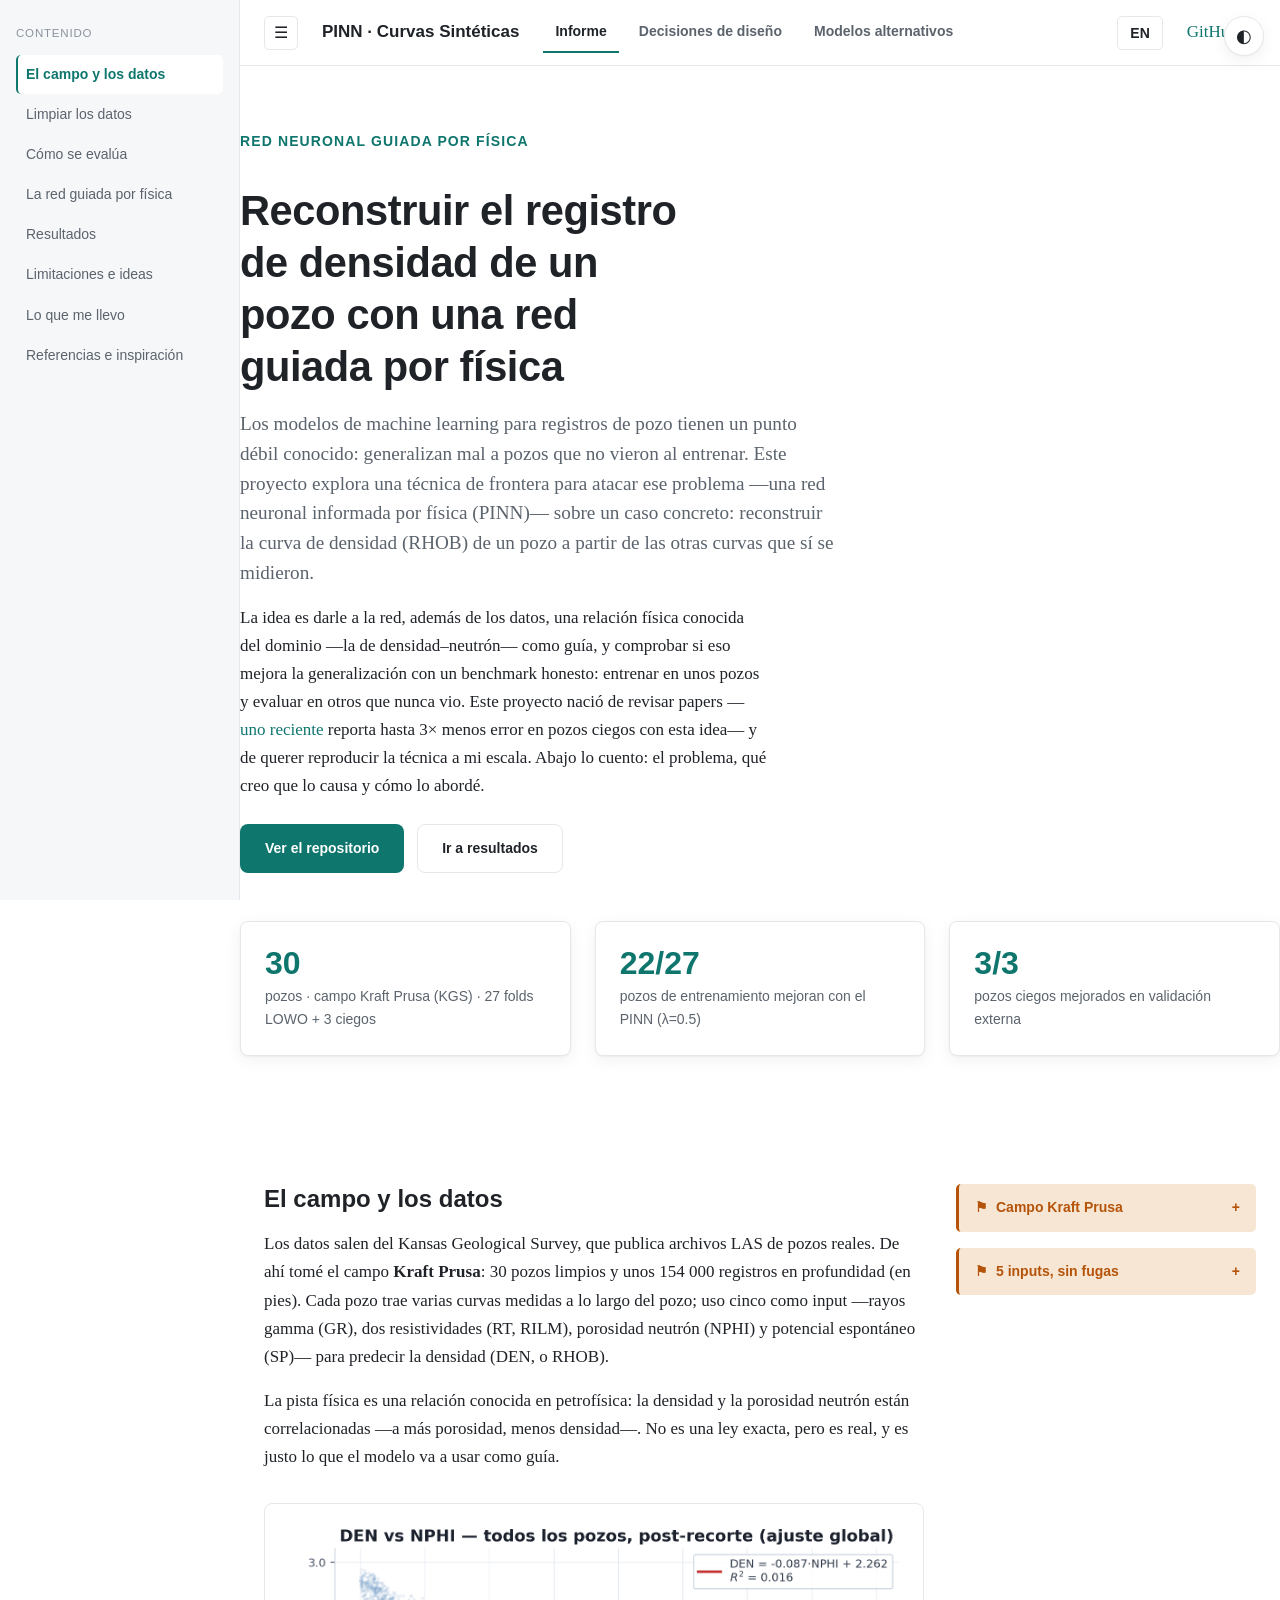
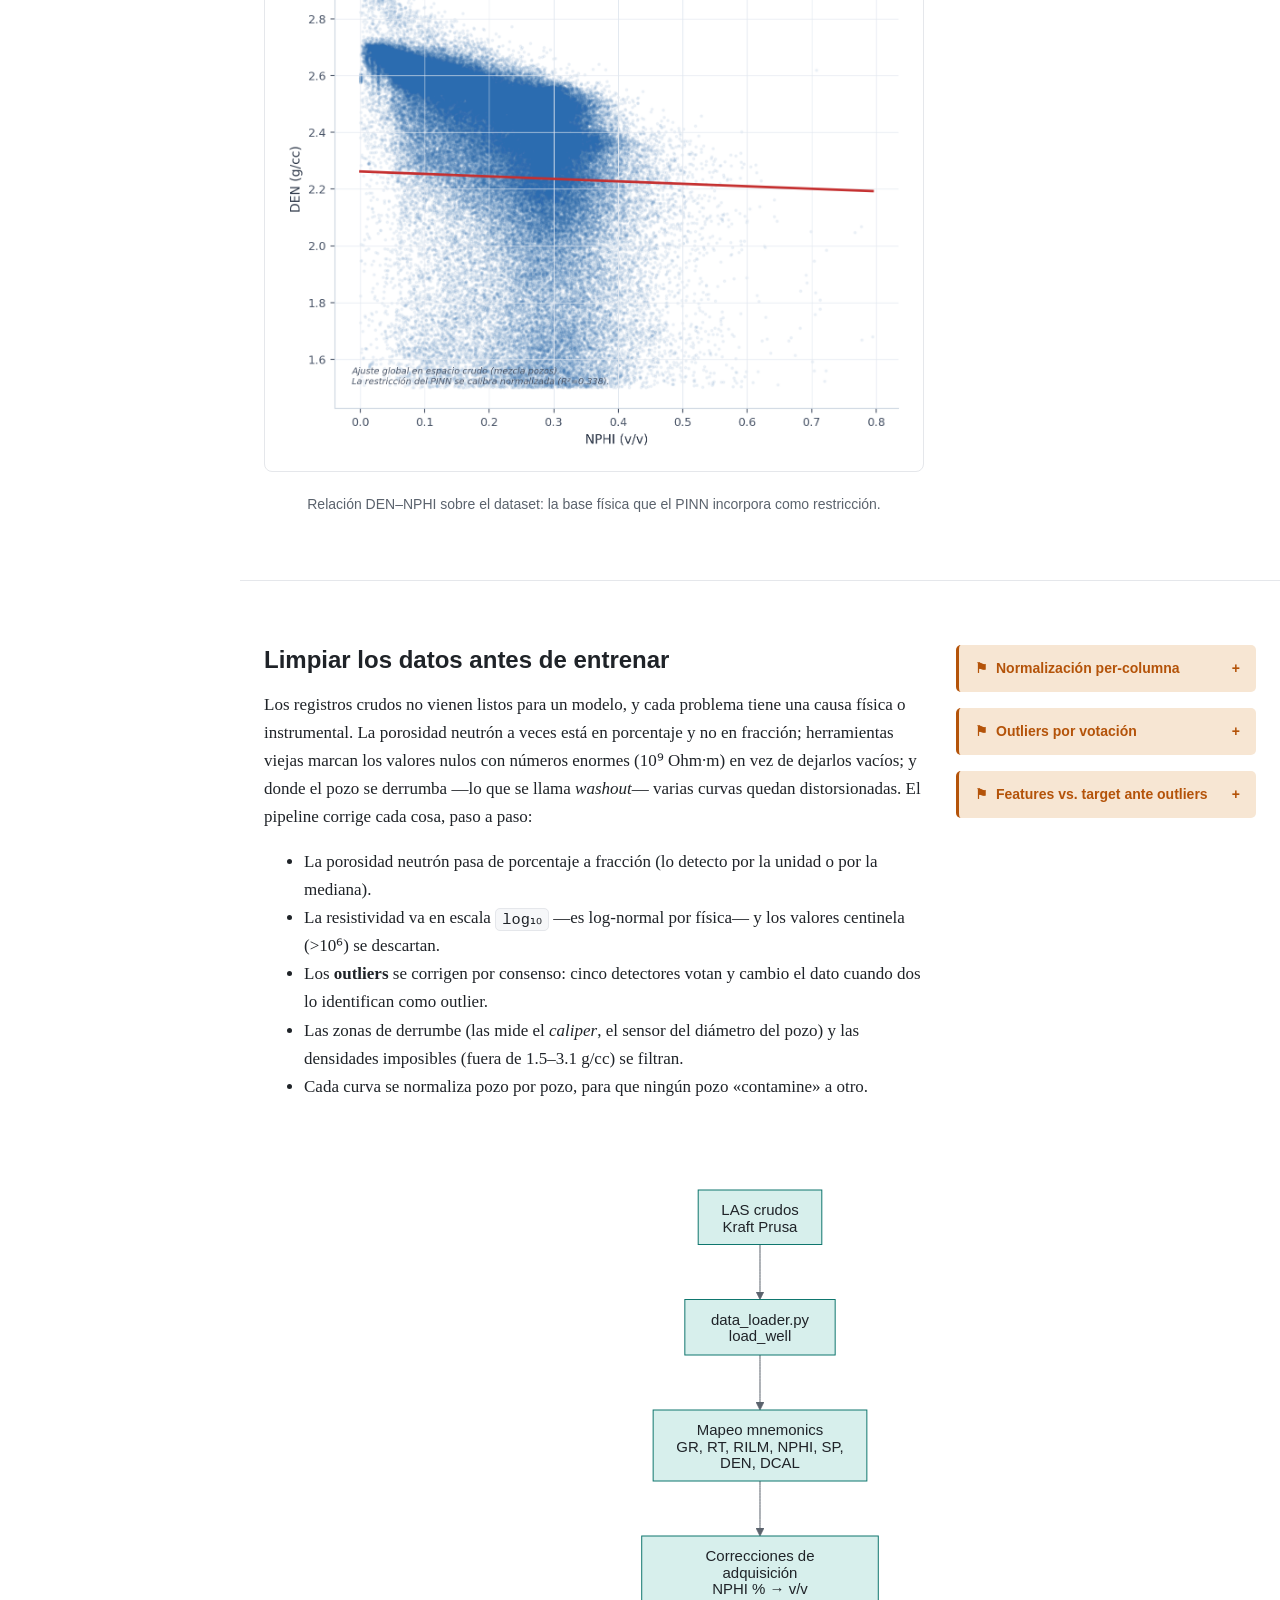
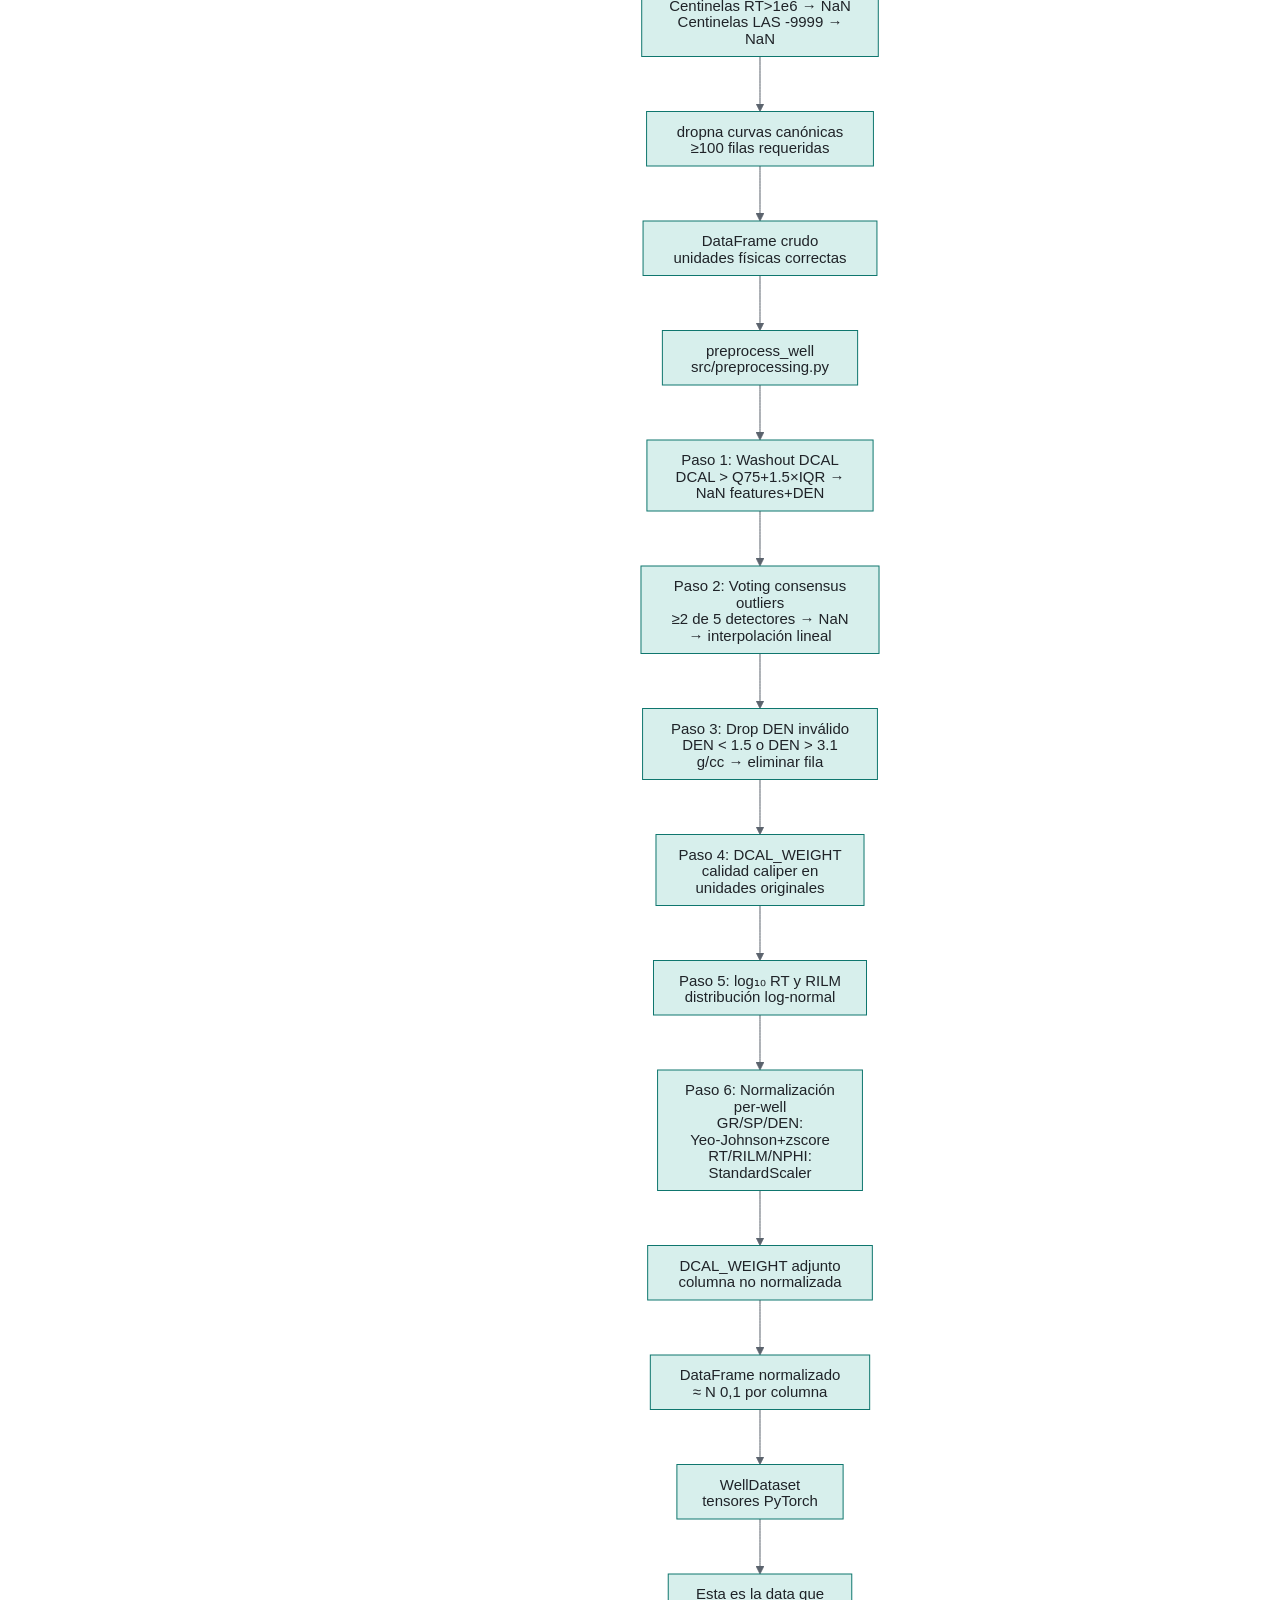
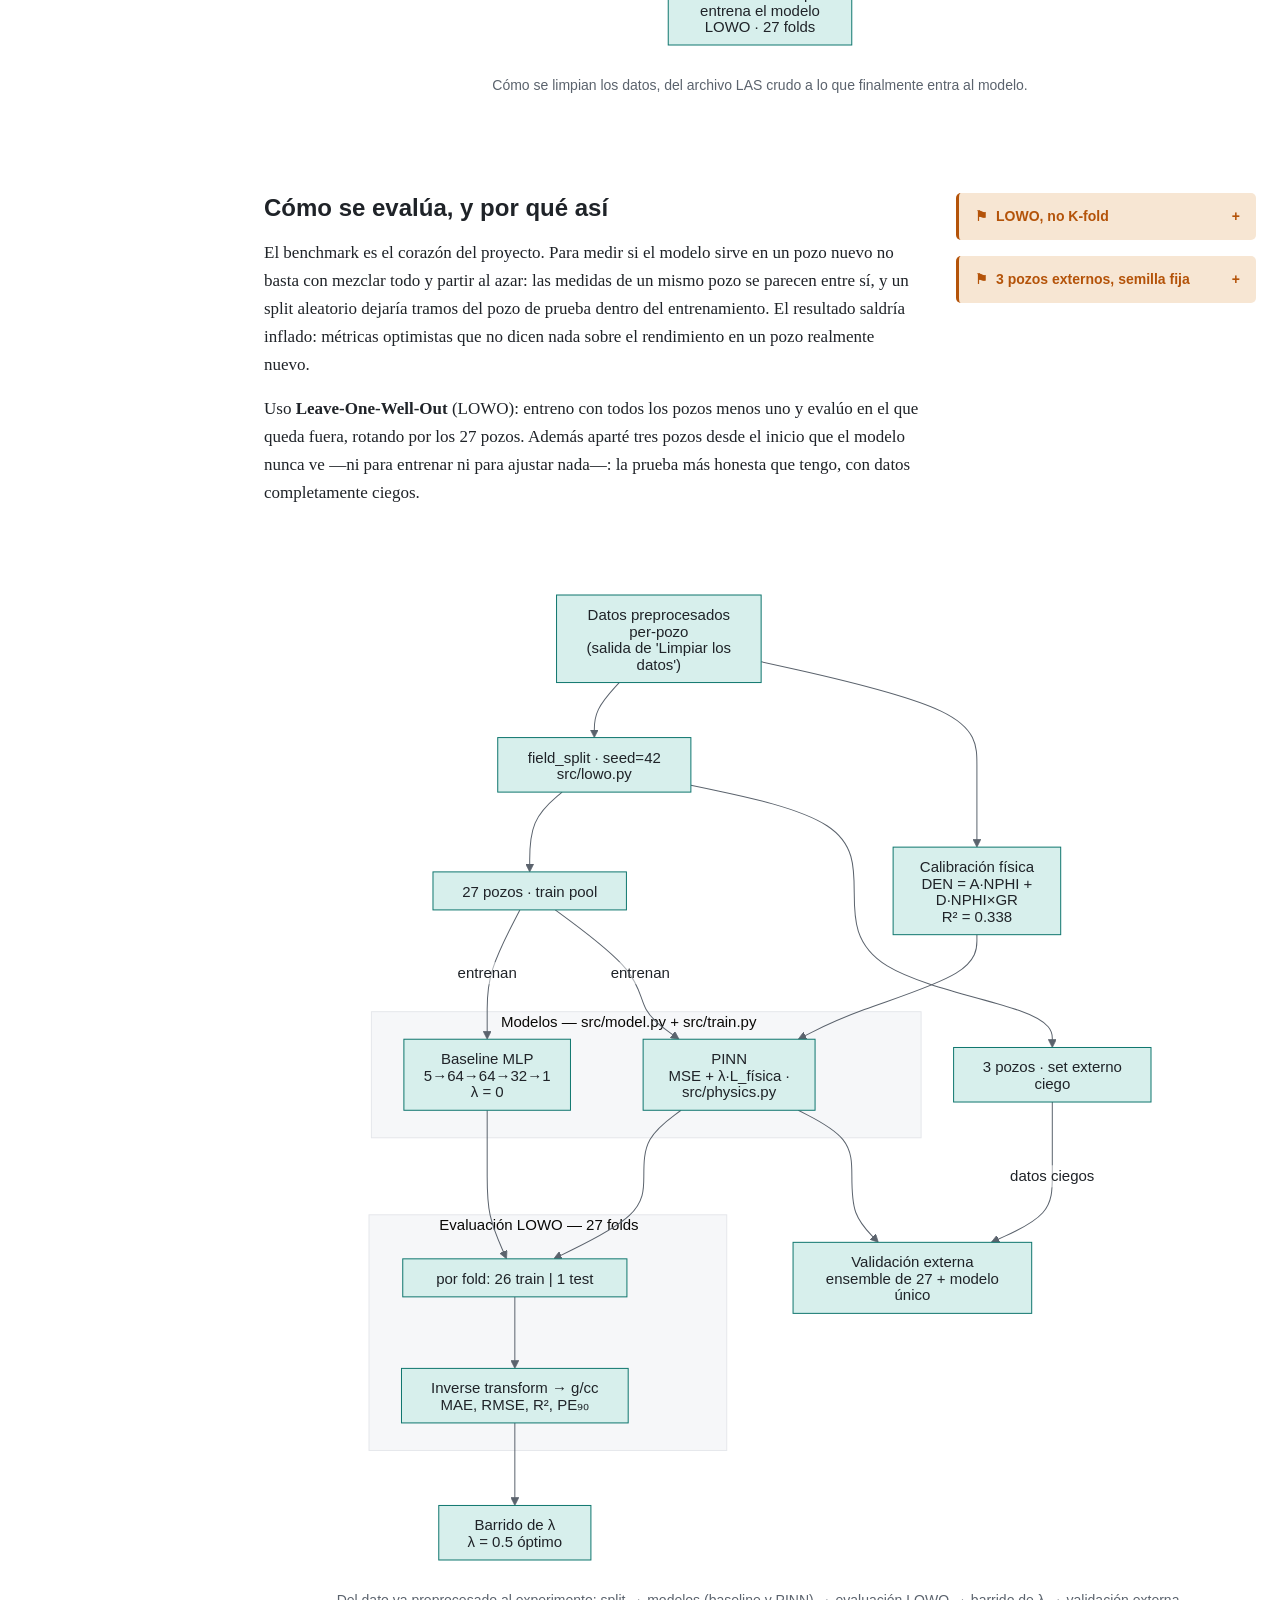
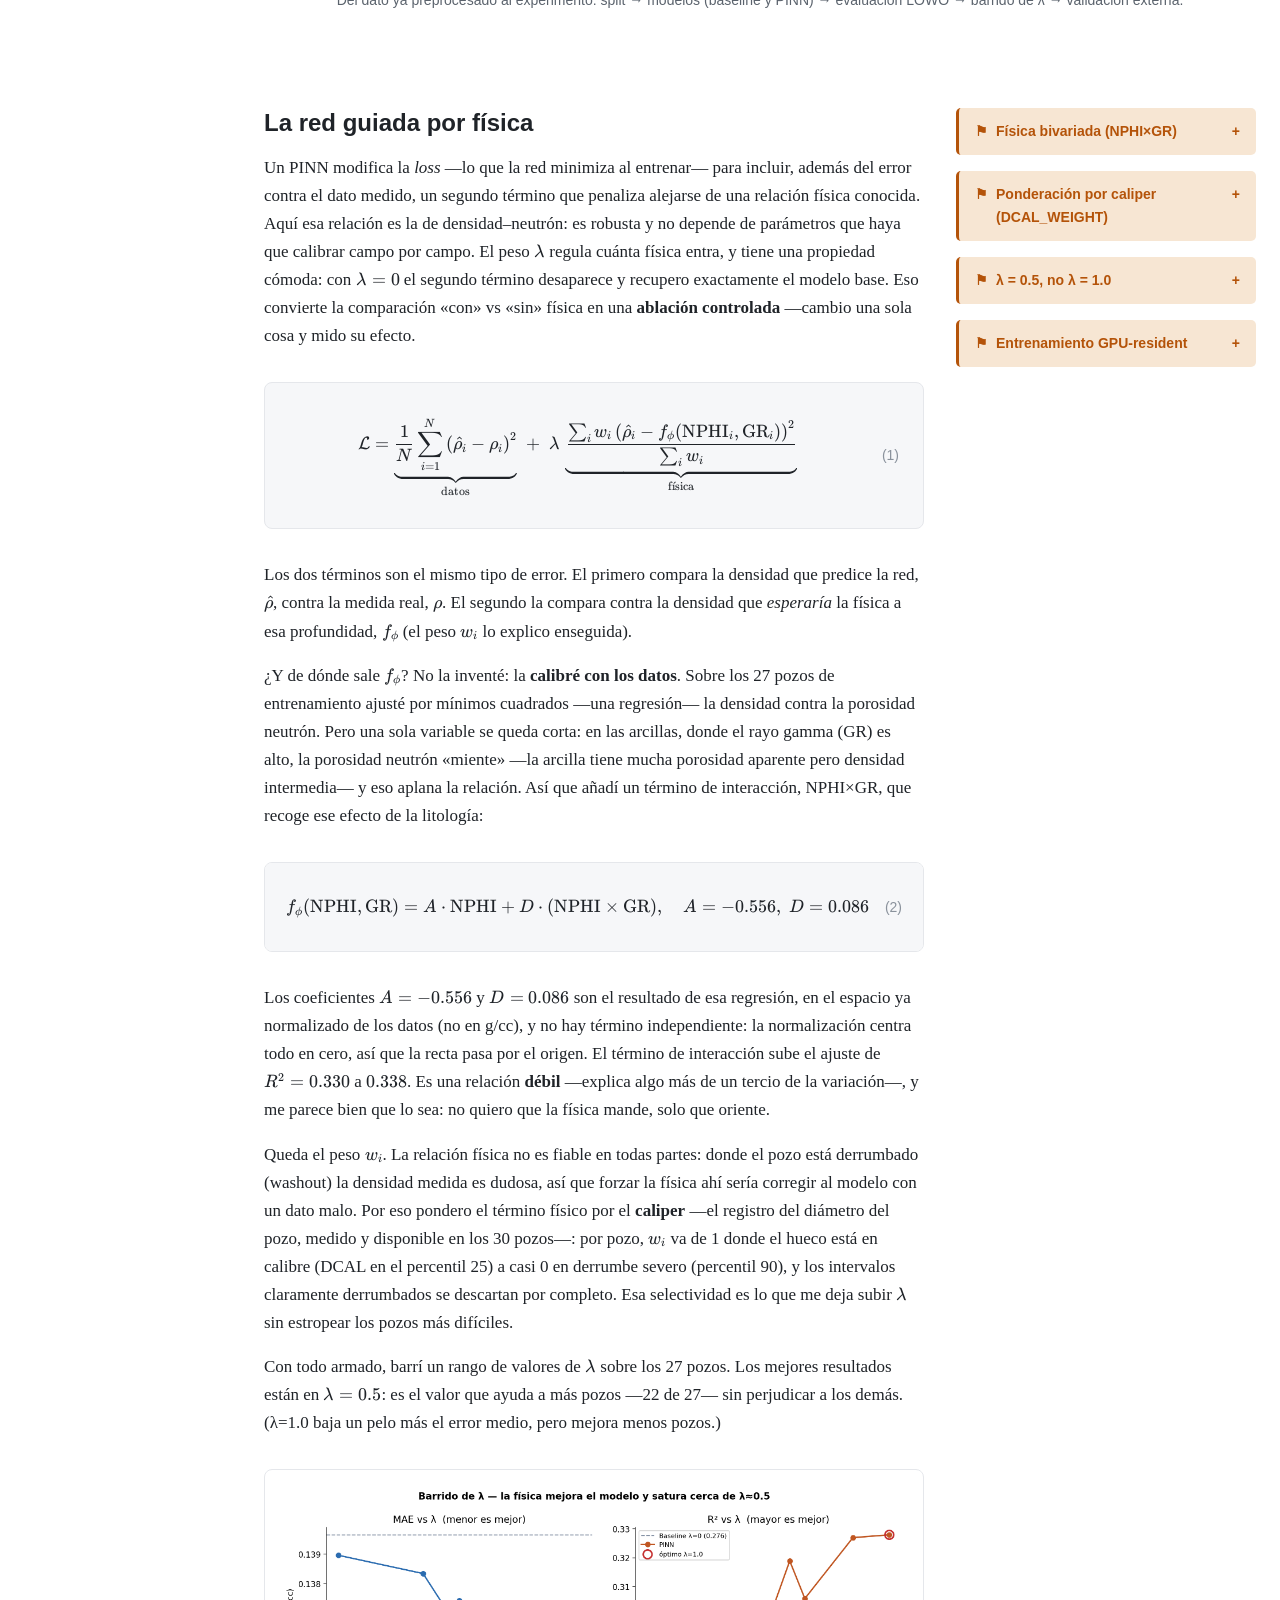
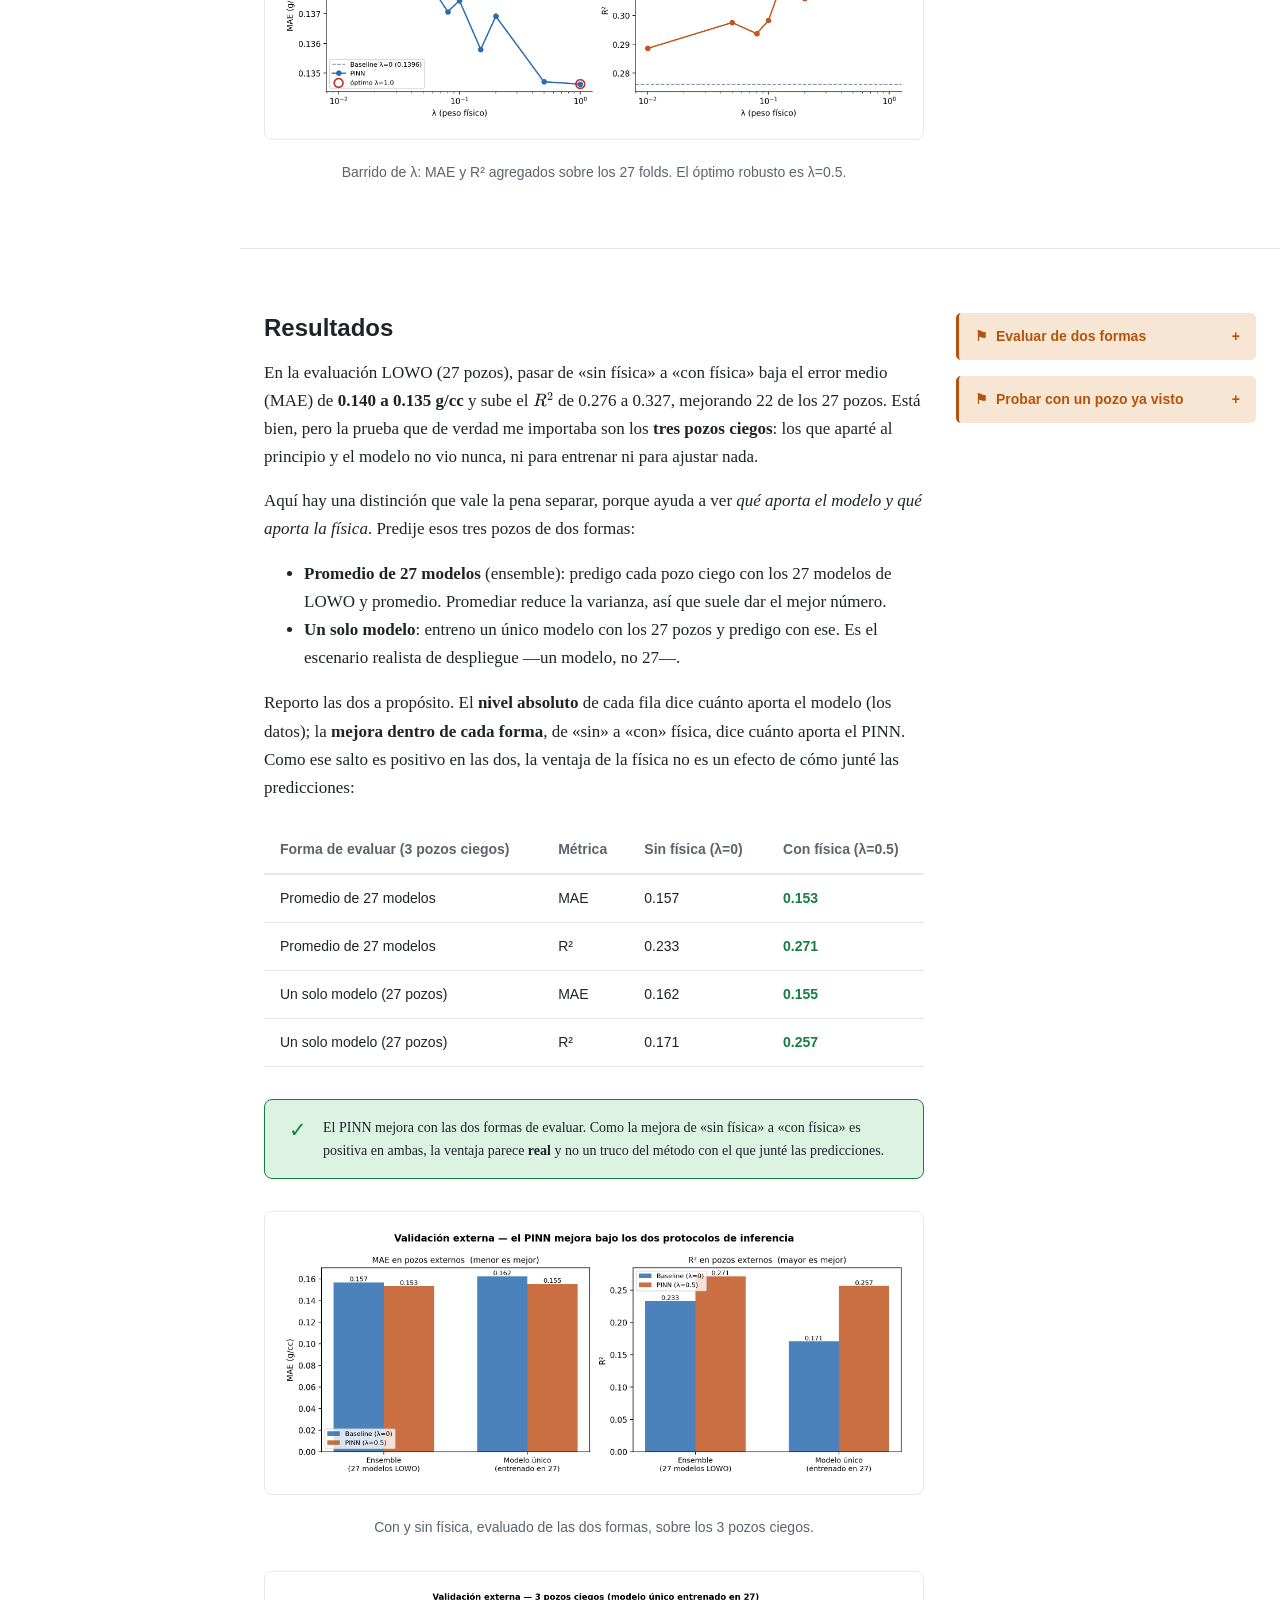
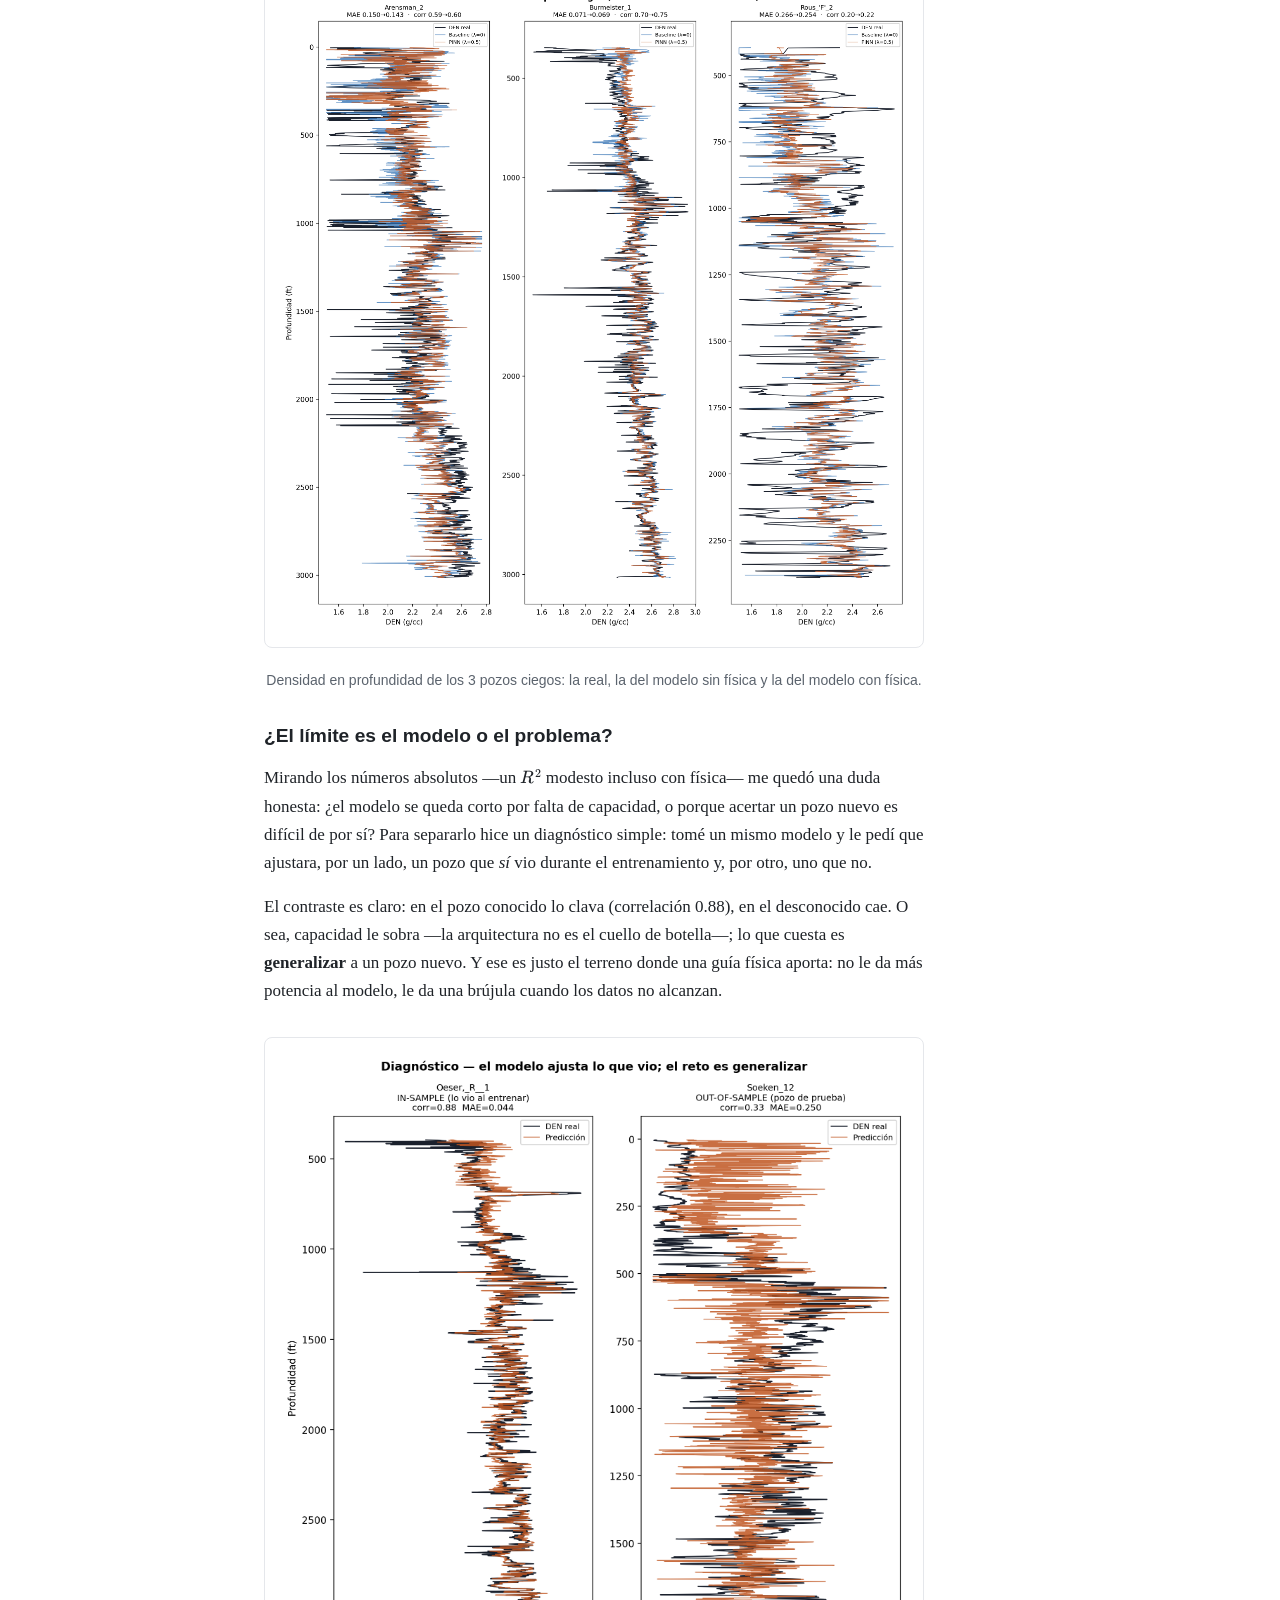
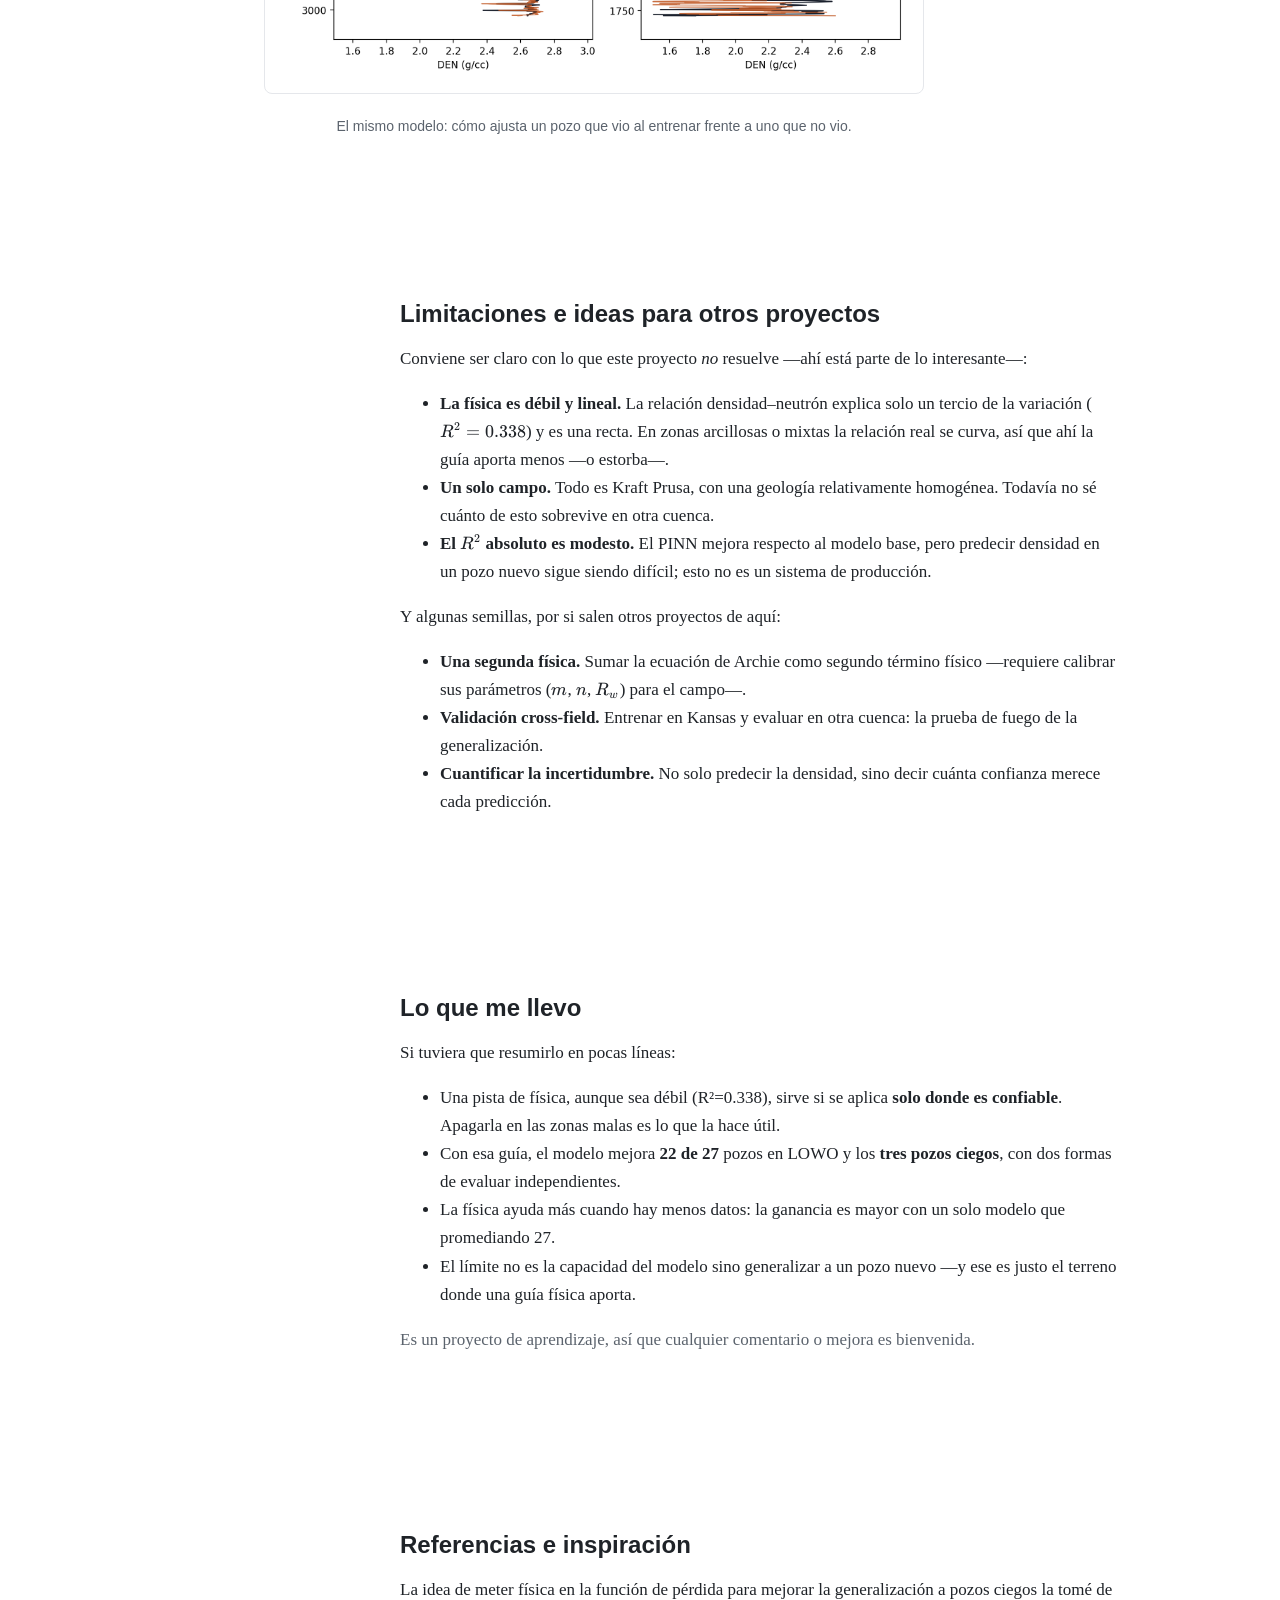
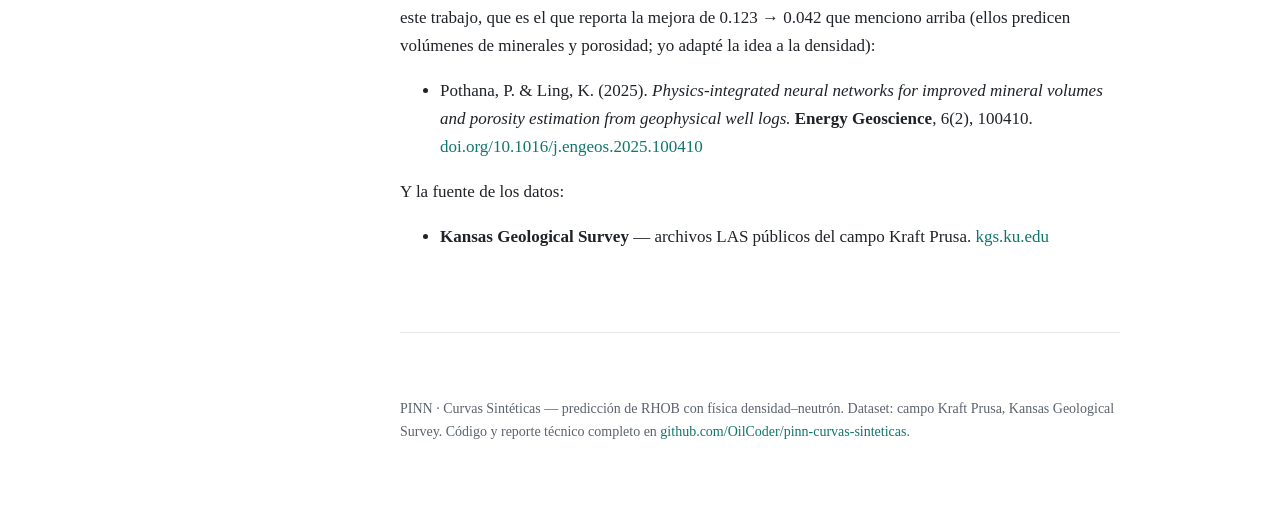
<file: docs/index.html>
<!DOCTYPE html>
<html lang="es" data-theme="light">
<head>
  <meta charset="UTF-8">
  <meta name="viewport" content="width=device-width, initial-scale=1.0">
  <title>PINN · Curvas Sintéticas — Predicción de densidad con física de roca</title>
  <meta name="description" content="Cómo reconstruir el registro de densidad (RHOB) de un pozo a partir de otras curvas, usando una red neuronal guiada por la relación física densidad–neutrón. Datos públicos del campo Kraft Prusa (Kansas Geological Survey). Proyecto de aprendizaje explicado con calma.">
  <link rel="stylesheet" href="assets/katex/katex.min.css">
  <link rel="stylesheet" href="assets/css/theme.css">
</head>
<body>
  <button class="theme-toggle" id="themeToggle" aria-label="Cambiar tema">◐</button>

  <!-- ============================ SIDEBAR (índice) ============================ -->
  <aside class="sidebar" id="sidebar">
    <p class="sidebar-title">Contenido</p>
    <nav>
      <a href="#dataset">El campo y los datos</a>
      <a href="#datos">Limpiar los datos</a>
      <a href="#metodo">Cómo se evalúa</a>
      <a href="#pinn">La red guiada por física</a>
      <a href="#resultados">Resultados</a>
      <a href="#limitaciones">Limitaciones e ideas</a>
      <a href="#conclusiones">Lo que me llevo</a>
      <a href="#referencias">Referencias e inspiración</a>
    </nav>
  </aside>

  <div class="shell">
  <!-- ============================ NAV ============================ -->
  <header class="topnav">
    <div class="inner">
      <button class="nav-toggle" id="sidebarToggle" aria-label="Mostrar u ocultar índice">☰</button>
      <a class="brand" href="index.html">PINN · Curvas Sintéticas</a>
      <nav class="tabs">
        <a href="index.html" class="tab active">Informe</a>
        <a href="decisiones.html" class="tab">Decisiones de diseño</a>
        <a href="baselines.html" class="tab">Modelos alternativos</a>
      </nav>
      <div class="spacer"></div>
      <a class="lang-toggle" href="index.en.html">EN</a>
      <a href="https://github.com/OilCoder/pinn-curvas-sinteticas">GitHub ↗</a>
    </div>
  </header>

  <!-- ============================ HERO ============================ -->
  <section class="container-wide section" id="top">
    <p class="eyebrow">Red neuronal guiada por física</p>
    <h1 style="font-size:var(--fs-hero);max-width:20ch">Reconstruir el registro de densidad de un pozo con una red guiada por física</h1>
    <p class="lead" style="max-width:62ch">
      Los modelos de machine learning para registros de pozo tienen un punto débil conocido:
      generalizan mal a pozos que no vieron al entrenar. Este proyecto explora una técnica de
      frontera para atacar ese problema —una red neuronal informada por física (PINN)— sobre
      un caso concreto: reconstruir la curva de densidad (RHOB) de un pozo a partir de las
      otras curvas que sí se midieron.
    </p>
    <p style="max-width:62ch">
      La idea es darle a la red, además de los datos, una relación física conocida del dominio
      —la de densidad–neutrón— como guía, y comprobar si eso mejora la generalización con un
      benchmark honesto: entrenar en unos pozos y evaluar en otros que nunca vio. Este proyecto nació de
      revisar papers —<a href="#referencias">uno reciente</a> reporta hasta 3× menos error en
      pozos ciegos con esta idea— y de querer reproducir la técnica a mi escala. Abajo lo cuento: el problema, qué
      creo que lo causa y cómo lo abordé.
    </p>
    <p style="margin-top:var(--sp-6)">
      <a class="btn btn-primary" href="https://github.com/OilCoder/pinn-curvas-sinteticas">Ver el repositorio</a>
      &nbsp;
      <a class="btn btn-ghost" href="#resultados">Ir a resultados</a>
    </p>

    <div class="grid grid-3" style="margin-top:var(--sp-12)">
      <div class="card stat"><div class="value">30</div><div class="label">pozos · campo Kraft Prusa (KGS) · 27 folds LOWO + 3 ciegos</div></div>
      <div class="card stat"><div class="value">22/27</div><div class="label">pozos de entrenamiento mejoran con el PINN (λ=0.5)</div></div>
      <div class="card stat"><div class="value">3/3</div><div class="label">pozos ciegos mejorados en validación externa</div></div>
    </div>
  </section>

  <!-- ============================ §1 DATASET ============================ -->
  <section class="row" id="dataset">
    <div class="col-main">
      <h2>El campo y los datos</h2>
      <p>
        Los datos salen del Kansas Geological Survey, que publica archivos LAS de pozos
        reales. De ahí tomé el campo <b>Kraft Prusa</b>: 30 pozos limpios y unos
        154&nbsp;000 registros en profundidad (en pies). Cada pozo trae varias curvas
        medidas a lo largo del pozo; uso cinco como input —rayos gamma (GR), dos
        resistividades (RT, RILM), porosidad neutrón (NPHI) y potencial espontáneo (SP)—
        para predecir la densidad (DEN, o RHOB).
      </p>
      <p>
        La pista física es una relación conocida en petrofísica: la densidad y la porosidad
        neutrón están correlacionadas —a más porosidad, menos densidad—. No es una ley
        exacta, pero es real, y es justo lo que el modelo va a usar como guía.
      </p>
      <figure>
        <img src="assets/figures/den_nphi_crossplot.png" alt="Crossplot densidad vs porosidad neutrón">
        <figcaption>Relación DEN–NPHI sobre el dataset: la base física que el PINN incorpora como restricción.</figcaption>
      </figure>
    </div>
    <aside class="col-margin">
      <details class="decision">
        <summary>Campo Kraft Prusa</summary>
        <div class="body">
          <p><b>Elección:</b> Kraft Prusa entre 4 campos candidatos del KGS.</p>
          <p><b>Por qué:</b> mejor balance — 30 pozos válidos con cobertura simultánea de las 6 curvas canónicas y homogeneidad geológica (formación Arbuckle).</p>
          <p><b>Alternativa:</b> Arroyo, Cooper, Thrall Aagard — menos pozos o peor cobertura de curvas.</p>
          <p class="meta">Fase 0 · 2026-05-28</p>
        </div>
      </details>
      <details class="decision">
        <summary>5 inputs, sin fugas</summary>
        <div class="body">
          <p><b>Elección:</b> GR, RT, RILM, NPHI, SP como inputs; arquitectura 5→64→64→32→1.</p>
          <p><b>Por qué:</b> RILM y SP están disponibles en todos los pozos; DPOR y RHOC se derivan de RHOB (fuga de información) y DT solo cubre ~40%.</p>
          <p><b>Alternativa:</b> 3 inputs — descartada al confirmar cobertura de RILM/SP en el EDA.</p>
          <p class="meta">Fase 0 · 2026-05-28</p>
        </div>
      </details>
    </aside>
  </section>

  <!-- ============================ §2 PREPROCESAMIENTO ============================ -->
  <section class="row" id="datos">
    <div class="col-main">
      <h2>Limpiar los datos antes de entrenar</h2>
      <p>
        Los registros crudos no vienen listos para un modelo, y cada problema tiene una
        causa física o instrumental. La porosidad neutrón a veces está en porcentaje y no
        en fracción; herramientas viejas marcan los valores nulos con números enormes
        (10⁹&nbsp;Ohm·m) en vez de dejarlos vacíos; y donde el pozo se derrumba —lo que se
        llama <i>washout</i>— varias curvas quedan distorsionadas. El pipeline corrige cada
        cosa, paso a paso:
      </p>
      <ul>
        <li>La porosidad neutrón pasa de porcentaje a fracción (lo detecto por la unidad o por la mediana).</li>
        <li>La resistividad va en escala <code>log₁₀</code> —es log-normal por física— y los valores centinela (&gt;10⁶) se descartan.</li>
        <li>Los <b>outliers</b> se corrigen por consenso: cinco detectores votan y cambio el dato cuando dos lo identifican como outlier.</li>
        <li>Las zonas de derrumbe (las mide el <i>caliper</i>, el sensor del diámetro del pozo) y las densidades imposibles (fuera de 1.5–3.1&nbsp;g/cc) se filtran.</li>
        <li>Cada curva se normaliza pozo por pozo, para que ningún pozo «contamine» a otro.</li>
      </ul>
    </div>
    <aside class="col-margin">
      <details class="decision">
        <summary>Normalización per-columna</summary>
        <div class="body">
          <p><b>Elección:</b> Yeo-Johnson para curvas sesgadas (GR, SP, DEN) y z-score para las simétricas (RT, RILM, NPHI).</p>
          <p><b>Por qué:</b> aplicar el mismo tratamiento a distribuciones distintas no tiene sentido; elegir el normalizador por sesgo empírico mejoró el ajuste físico (R² 0.125 → 0.329).</p>
          <p><b>Alternativa:</b> min-max uniforme (MAE peor, 0.183) y Yeo-Johnson a todo (subóptimo en curvas ya simétricas).</p>
          <p class="meta">Fase 1 · 2026-06-02</p>
        </div>
      </details>
      <details class="decision">
        <summary>Outliers por votación</summary>
        <div class="body">
          <p><b>Elección:</b> 5 detectores (MAD, IQR, Z-score, percentil, Isolation Forest); outlier si ≥2 coinciden → interpolación lineal.</p>
          <p><b>Por qué:</b> el clip fijo eliminaba el 100% de filas en pozos con anomalías sistemáticas.</p>
          <p><b>Alternativa:</b> clip a rango físico fijo — destruía pozos enteros (p.ej. SP en escala absoluta).</p>
          <p class="meta">Fase 1 · 2026-05-31</p>
        </div>
      </details>
      <details class="decision">
        <summary>Features vs. target ante outliers</summary>
        <div class="body">
          <p><b>Elección:</b> features se clipean (preserva la fila); el target DEN fuera de [1.5, 3.1] g/cc se elimina por fila.</p>
          <p><b>Por qué:</b> no se puede entrenar contra un DEN falso (washout = 1.0, error = 4.0), pero un feature ruidoso sí es recuperable.</p>
          <p class="meta">Fase 1 · 2026-05-29</p>
        </div>
      </details>
    </aside>
  </section>

  <section class="container-wide" style="padding-top:0">
    <figure class="diagram">
      <img class="diagram-light" src="assets/diagrams/preproc_light.svg" alt="Pipeline de preprocesamiento">
      <img class="diagram-dark" src="assets/diagrams/preproc_dark.svg" alt="Pipeline de preprocesamiento">
      <figcaption>Cómo se limpian los datos, del archivo LAS crudo a lo que finalmente entra al modelo.</figcaption>
    </figure>
  </section>

  <!-- ============================ §3 METODOLOGÍA ============================ -->
  <section class="row" id="metodo">
    <div class="col-main">
      <h2>Cómo se evalúa, y por qué así</h2>
      <p>
        El benchmark es el corazón del proyecto. Para medir si el modelo sirve en un pozo
        nuevo no basta con mezclar todo y partir al azar: las medidas de un mismo pozo se
        parecen entre sí, y un split aleatorio dejaría tramos del pozo de prueba dentro del
        entrenamiento. El resultado saldría inflado: métricas optimistas que no dicen nada
        sobre el rendimiento en un pozo realmente nuevo.
      </p>
      <p>
        Uso <b>Leave-One-Well-Out</b> (LOWO): entreno con todos los pozos menos uno y evalúo
        en el que queda fuera, rotando por los 27 pozos. Además aparté tres pozos desde el
        inicio que el modelo nunca ve —ni para entrenar ni para ajustar nada—: la prueba más
        honesta que tengo, con datos completamente ciegos.
      </p>
    </div>
    <aside class="col-margin">
      <details class="decision">
        <summary>LOWO, no K-fold</summary>
        <div class="body">
          <p><b>Elección:</b> Leave-One-Well-Out (27 folds).</p>
          <p><b>Por qué:</b> respeta la estructura geológica y evita data leakage entre pozos; cada pozo se evalúa una sola vez, nunca visto en su propio entrenamiento.</p>
          <p><b>Alternativa:</b> K-fold aleatorio sobre filas — fuga de información dentro del mismo pozo.</p>
          <p class="meta">Fase 2 · 2026-05-29</p>
        </div>
      </details>
      <details class="decision">
        <summary>3 pozos externos, semilla fija</summary>
        <div class="body">
          <p><b>Elección:</b> apartar 3 pozos (Arensman_2, Burmeister_1, Rous_'F'_2) con <code>seed=42</code> antes de todo entrenamiento.</p>
          <p><b>Por qué:</b> un set verdaderamente ciego mide generalización sin contaminación; 3/30 deja 27 para LOWO.</p>
          <p class="meta">Fase 0 · 2026-05-28</p>
        </div>
      </details>
    </aside>
  </section>

  <section class="container-wide" style="padding-top:0">
    <figure class="diagram">
      <img class="diagram-light" src="assets/diagrams/methodology_light.svg" alt="Pipeline completo de metodología">
      <img class="diagram-dark" src="assets/diagrams/methodology_dark.svg" alt="Pipeline completo de metodología">
      <figcaption>Del dato ya preprocesado al experimento: split → modelos (baseline y PINN) → evaluación LOWO → barrido de λ → validación externa.</figcaption>
    </figure>
  </section>

  <!-- ============================ §4 PINN ============================ -->
  <section class="row" id="pinn">
    <div class="col-main">
      <h2>La red guiada por física</h2>
      <p>
        Un PINN modifica la <i>loss</i> —lo que la red minimiza al entrenar— para incluir,
        además del error contra el dato medido, un segundo término que penaliza alejarse de
        una relación física conocida. Aquí esa relación es la de densidad–neutrón: es robusta
        y no depende de parámetros que haya que calibrar campo por campo. El peso $\lambda$
        regula cuánta física entra, y tiene una propiedad cómoda: con $\lambda=0$ el segundo
        término desaparece y recupero exactamente el modelo base. Eso convierte la comparación
        «con» vs «sin» física en una <b>ablación controlada</b> —cambio una sola cosa y mido
        su efecto.
      </p>
      <div class="equation">
        <div class="eq-body">$$\mathcal{L} = \underbrace{\frac{1}{N}\sum_{i=1}^{N}\left(\hat{\rho}_i - \rho_i\right)^2}_{\text{datos}} \;+\; \lambda\,\underbrace{\frac{\sum_i w_i\left(\hat{\rho}_i - f_\phi(\text{NPHI}_i,\text{GR}_i)\right)^2}{\sum_i w_i}}_{\text{física}}$$</div>
        <span class="eq-number">(1)</span>
      </div>
      <p>
        Los dos términos son el mismo tipo de error. El primero compara la densidad que
        predice la red, $\hat{\rho}$, contra la medida real, $\rho$. El segundo la compara
        contra la densidad que <i>esperaría</i> la física a esa profundidad, $f_\phi$ (el
        peso $w_i$ lo explico enseguida).
      </p>
      <p>
        ¿Y de dónde sale $f_\phi$? No la inventé: la <b>calibré con los datos</b>. Sobre los
        27 pozos de entrenamiento ajusté por mínimos cuadrados —una regresión— la densidad
        contra la porosidad neutrón. Pero una sola variable se queda corta: en las arcillas,
        donde el rayo gamma (GR) es alto, la porosidad neutrón «miente» —la arcilla tiene
        mucha porosidad aparente pero densidad intermedia— y eso aplana la relación. Así que
        añadí un término de interacción, NPHI×GR, que recoge ese efecto de la litología:
      </p>
      <div class="equation">
        <div class="eq-body">$$f_\phi(\text{NPHI},\text{GR}) = A\cdot\text{NPHI} + D\cdot(\text{NPHI}\times\text{GR}), \quad A=-0.556,\; D=0.086$$</div>
        <span class="eq-number">(2)</span>
      </div>
      <p>
        Los coeficientes $A=-0.556$ y $D=0.086$ son el resultado de esa regresión, en el
        espacio ya normalizado de los datos (no en g/cc), y no hay término independiente: la
        normalización centra todo en cero, así que la recta pasa por el origen. El término de
        interacción sube el ajuste de $R^2=0.330$ a $0.338$. Es una relación <b>débil</b>
        —explica algo más de un tercio de la variación—, y me parece bien que lo sea: no
        quiero que la física mande, solo que oriente.
      </p>
      <p>
        Queda el peso $w_i$. La relación física no es fiable en todas partes: donde el pozo
        está derrumbado (washout) la densidad medida es dudosa, así que forzar la física ahí
        sería corregir al modelo con un dato malo. Por eso pondero el término físico por el
        <b>caliper</b> —el registro del diámetro del pozo, medido y disponible en los 30
        pozos—: por pozo, $w_i$ va de 1 donde el hueco está en calibre (DCAL en el percentil
        25) a casi 0 en derrumbe severo (percentil 90), y los intervalos claramente
        derrumbados se descartan por completo. Esa selectividad es lo que me deja subir
        $\lambda$ sin estropear los pozos más difíciles.
      </p>
      <p>
        Con todo armado, barrí un rango de valores de $\lambda$ sobre los 27 pozos. Los
        mejores resultados están en <b>$\lambda=0.5$</b>: es el valor que ayuda a más pozos
        —22 de 27— sin perjudicar a los demás. (λ=1.0 baja un pelo más el error medio, pero
        mejora menos pozos.)
      </p>
      <figure>
        <img src="assets/figures/lambda_vs_error.png" alt="Error vs lambda en el barrido">
        <figcaption>Barrido de λ: MAE y R² agregados sobre los 27 folds. El óptimo robusto es λ=0.5.</figcaption>
      </figure>
    </div>
    <aside class="col-margin">
      <details class="decision">
        <summary>Física bivariada (NPHI×GR)</summary>
        <div class="body">
          <p><b>Elección:</b> DEN = A·NPHI + D·(NPHI×GR), no solo NPHI.</p>
          <p><b>Por qué:</b> en lutitas (GR alto) la arcilla tiene alta porosidad aparente pero densidad intermedia, atenuando la correlación; el término de interacción lo modela y sube R² de 0.330 a 0.338.</p>
          <p><b>Alternativa:</b> univariada DEN = A·NPHI — ignora la arcillosidad.</p>
          <p class="meta">Fase 3 · 2026-06-03</p>
        </div>
      </details>
      <details class="decision">
        <summary>Ponderación por caliper (DCAL_WEIGHT)</summary>
        <div class="body">
          <p><b>Elección:</b> ponderar la pérdida física por la calidad del caliper; en washout el peso tiende a 0.</p>
          <p><b>Por qué:</b> la relación física es poco fiable donde el pozo está derrumbado; apagarla ahí permite usar λ alto sin dañar los pozos difíciles, dando una mejora monótona hasta ≈0.5.</p>
          <p><b>Alternativa:</b> física uniforme — degradaba los pozos con washout y forzaba λ bajo.</p>
          <p class="meta">Fase 3 · 2026-06-03</p>
        </div>
      </details>
      <details class="decision">
        <summary>λ = 0.5, no λ = 1.0</summary>
        <div class="body">
          <p><b>Elección:</b> λ=0.5 como valor operativo.</p>
          <p><b>Por qué:</b> λ=1.0 tiene MAE media marginalmente menor pero solo mejora 16 de 27 pozos; λ=0.5 captura casi toda la ganancia y mejora 22 de 27.</p>
          <p><b>Alternativa:</b> elegir por MAE media (λ=1.0) — premia mejoras a pocos pozos y daña a otros.</p>
          <p class="meta">Fase 3 · 2026-06-03</p>
        </div>
      </details>
      <details class="decision">
        <summary>Entrenamiento GPU-resident</summary>
        <div class="body">
          <p><b>Elección:</b> mover el dataset del fold a VRAM una vez e indexar batches en GPU.</p>
          <p><b>Por qué:</b> el MLP es minúsculo (~6.5k params); la GPU estaba al 47%, hambrienta por el overhead por-batch, no por cómputo. GPU-resident + 3 jobs concurrentes = 4.85× (sweep de ~10h → 100 min).</p>
          <p><b>Alternativa:</b> cachear el preprocesamiento — era solo el 7% del tiempo (medido antes de optimizar).</p>
          <p class="meta">Fase 3 · 2026-06-03</p>
        </div>
      </details>
    </aside>
  </section>

  <!-- ============================ §5 RESULTADOS ============================ -->
  <section class="row" id="resultados">
    <div class="col-main">
      <h2>Resultados</h2>
      <p>
        En la evaluación LOWO (27 pozos), pasar de «sin física» a «con física» baja el error
        medio (MAE) de <b>0.140 a 0.135&nbsp;g/cc</b> y sube el $R^2$ de 0.276 a 0.327,
        mejorando 22 de los 27 pozos. Está bien, pero la prueba que de verdad me importaba
        son los <b>tres pozos ciegos</b>: los que aparté al principio y el modelo no vio
        nunca, ni para entrenar ni para ajustar nada.
      </p>
      <p>
        Aquí hay una distinción que vale la pena separar, porque ayuda a ver <i>qué aporta el
        modelo y qué aporta la física</i>. Predije esos tres pozos de dos formas:
      </p>
      <ul>
        <li><b>Promedio de 27 modelos</b> (ensemble): predigo cada pozo ciego con los 27
          modelos de LOWO y promedio. Promediar reduce la varianza, así que suele dar el
          mejor número.</li>
        <li><b>Un solo modelo</b>: entreno un único modelo con los 27 pozos y predigo con
          ese. Es el escenario realista de despliegue —un modelo, no 27—.</li>
      </ul>
      <p>
        Reporto las dos a propósito. El <b>nivel absoluto</b> de cada fila dice cuánto aporta
        el modelo (los datos); la <b>mejora dentro de cada forma</b>, de «sin» a «con» física,
        dice cuánto aporta el PINN. Como ese salto es positivo en las dos, la ventaja de la
        física no es un efecto de cómo junté las predicciones:
      </p>
      <table>
        <thead>
          <tr><th>Forma de evaluar (3 pozos ciegos)</th><th>Métrica</th><th>Sin física (λ=0)</th><th>Con física (λ=0.5)</th></tr>
        </thead>
        <tbody>
          <tr><td>Promedio de 27 modelos</td><td>MAE</td><td>0.157</td><td class="good">0.153</td></tr>
          <tr><td>Promedio de 27 modelos</td><td>R²</td><td>0.233</td><td class="good">0.271</td></tr>
          <tr><td>Un solo modelo (27 pozos)</td><td>MAE</td><td>0.162</td><td class="good">0.155</td></tr>
          <tr><td>Un solo modelo (27 pozos)</td><td>R²</td><td>0.171</td><td class="good">0.257</td></tr>
        </tbody>
      </table>
      <div class="takeaway">
        <span class="icon">✓</span>
        <span class="body">El PINN mejora con las dos formas de evaluar. Como la mejora de
          «sin física» a «con física» es positiva en ambas, la ventaja parece <b>real</b>
          y no un truco del método con el que junté las predicciones.</span>
      </div>
      <figure>
        <img src="assets/figures/external_comparison.png" alt="Comparación de protocolos en pozos ciegos">
        <figcaption>Con y sin física, evaluado de las dos formas, sobre los 3 pozos ciegos.</figcaption>
      </figure>
      <figure>
        <img src="assets/figures/external_profiles_single.png" alt="Perfiles de profundidad de los pozos ciegos">
        <figcaption>Densidad en profundidad de los 3 pozos ciegos: la real, la del modelo sin física y la del modelo con física.</figcaption>
      </figure>
      <h3>¿El límite es el modelo o el problema?</h3>
      <p>
        Mirando los números absolutos —un $R^2$ modesto incluso con física— me quedó una duda
        honesta: ¿el modelo se queda corto por falta de capacidad, o porque acertar un pozo
        nuevo es difícil de por sí? Para separarlo hice un diagnóstico simple: tomé un mismo
        modelo y le pedí que ajustara, por un lado, un pozo que <i>sí</i> vio durante el
        entrenamiento y, por otro, uno que no.
      </p>
      <p>
        El contraste es claro: en el pozo conocido lo clava (correlación 0.88), en el
        desconocido cae. O sea, capacidad le sobra —la arquitectura no es el cuello de
        botella—; lo que cuesta es <b>generalizar</b> a un pozo nuevo. Y ese es justo el
        terreno donde una guía física aporta: no le da más potencia al modelo, le da una
        brújula cuando los datos no alcanzan.
      </p>
      <figure>
        <img src="assets/figures/insample_vs_oos.png" alt="Ajuste en un pozo visto frente a uno no visto">
        <figcaption>El mismo modelo: cómo ajusta un pozo que vio al entrenar frente a uno que no vio.</figcaption>
      </figure>
    </div>
    <aside class="col-margin">
      <details class="decision">
        <summary>Evaluar de dos formas</summary>
        <div class="body">
          <p><b>Elección:</b> medir los pozos ciegos de dos maneras —promediando 27 modelos y con un solo modelo— como prueba de robustez, no para comparar métodos.</p>
          <p><b>Por qué:</b> lo que valida la física es la mejora de «sin» a «con» física usando la misma forma de evaluar; que mejore en las dos descarta que sea un truco del método.</p>
          <p class="meta">Fase 4 · 2026-06-03</p>
        </div>
      </details>
      <details class="decision">
        <summary>Probar con un pozo ya visto</summary>
        <div class="body">
          <p><b>Elección:</b> graficar cómo ajusta un pozo del entrenamiento como diagnóstico, no como resultado.</p>
          <p><b>Por qué:</b> separa la capacidad del modelo (clava lo que vio, 0.88) de su capacidad de generalizar; muestra que el límite es generalizar, no la arquitectura.</p>
          <p><b>Alternativa:</b> mostrarlo como resultado sería engañoso —es memorización.</p>
          <p class="meta">Fase 4 · 2026-06-03</p>
        </div>
      </details>
    </aside>
  </section>

  <!-- ============================ LIMITACIONES ============================ -->
  <section class="container section" id="limitaciones">
    <h2>Limitaciones e ideas para otros proyectos</h2>
    <p>
      Conviene ser claro con lo que este proyecto <i>no</i> resuelve —ahí está parte de lo
      interesante—:
    </p>
    <ul>
      <li><b>La física es débil y lineal.</b> La relación densidad–neutrón explica solo un
        tercio de la variación ($R^2=0.338$) y es una recta. En zonas arcillosas o mixtas la
        relación real se curva, así que ahí la guía aporta menos —o estorba—.</li>
      <li><b>Un solo campo.</b> Todo es Kraft Prusa, con una geología relativamente
        homogénea. Todavía no sé cuánto de esto sobrevive en otra cuenca.</li>
      <li><b>El $R^2$ absoluto es modesto.</b> El PINN mejora respecto al modelo base, pero
        predecir densidad en un pozo nuevo sigue siendo difícil; esto no es un sistema de
        producción.</li>
    </ul>
    <p>Y algunas semillas, por si salen otros proyectos de aquí:</p>
    <ul>
      <li><b>Una segunda física.</b> Sumar la ecuación de Archie como segundo término físico
        —requiere calibrar sus parámetros ($m$, $n$, $R_w$) para el campo—.</li>
      <li><b>Validación cross-field.</b> Entrenar en Kansas y evaluar en otra cuenca: la
        prueba de fuego de la generalización.</li>
      <li><b>Cuantificar la incertidumbre.</b> No solo predecir la densidad, sino decir
        cuánta confianza merece cada predicción.</li>
    </ul>
  </section>

  <!-- ============================ §6 CONCLUSIONES ============================ -->
  <section class="container section" id="conclusiones">
    <h2>Lo que me llevo</h2>
    <p>Si tuviera que resumirlo en pocas líneas:</p>
    <ul>
      <li>Una pista de física, aunque sea débil (R²=0.338), sirve si se aplica <b>solo
        donde es confiable</b>. Apagarla en las zonas malas es lo que la hace útil.</li>
      <li>Con esa guía, el modelo mejora <b>22 de 27</b> pozos en LOWO y los
        <b>tres pozos ciegos</b>, con dos formas de evaluar independientes.</li>
      <li>La física ayuda más cuando hay menos datos: la ganancia es mayor con un solo
        modelo que promediando 27.</li>
      <li>El límite no es la capacidad del modelo sino generalizar a un pozo nuevo —y ese
        es justo el terreno donde una guía física aporta.</li>
    </ul>
    <p class="muted">Es un proyecto de aprendizaje, así que cualquier comentario o
      mejora es bienvenida.</p>
  </section>

  <!-- ============================ REFERENCIAS ============================ -->
  <section class="container section" id="referencias">
    <h2>Referencias e inspiración</h2>
    <p>
      La idea de meter física en la función de pérdida para mejorar la generalización a
      pozos ciegos la tomé de este trabajo, que es el que reporta la mejora de 0.123 → 0.042
      que menciono arriba (ellos predicen volúmenes de minerales y porosidad; yo adapté la
      idea a la densidad):
    </p>
    <ul>
      <li>
        Pothana, P. &amp; Ling, K. (2025). <i>Physics-integrated neural networks for improved
        mineral volumes and porosity estimation from geophysical well logs.</i>
        <b>Energy Geoscience</b>, 6(2), 100410.
        <a href="https://doi.org/10.1016/j.engeos.2025.100410">doi.org/10.1016/j.engeos.2025.100410</a>
      </li>
    </ul>
    <p>Y la fuente de los datos:</p>
    <ul>
      <li>
        <b>Kansas Geological Survey</b> — archivos LAS públicos del campo Kraft Prusa.
        <a href="https://www.kgs.ku.edu/">kgs.ku.edu</a>
      </li>
    </ul>
  </section>

  <!-- ============================ FOOTER ============================ -->
  <footer class="container section" style="border-top:1px solid var(--border)">
    <p class="muted" style="font-size:var(--fs-small)">
      PINN · Curvas Sintéticas — predicción de RHOB con física densidad–neutrón.
      Dataset: campo Kraft Prusa, Kansas Geological Survey.
      Código y reporte técnico completo en
      <a href="https://github.com/OilCoder/pinn-curvas-sinteticas">github.com/OilCoder/pinn-curvas-sinteticas</a>.
    </p>
  </footer>
  </div><!-- /shell -->

  <!-- ============================ SCRIPTS ============================ -->
  <script defer src="assets/katex/katex.min.js"></script>
  <script defer src="assets/katex/contrib/auto-render.min.js"></script>
  <script>window.addEventListener("DOMContentLoaded",function(){renderMathInElement(document.body,{delimiters:[{left:"$$",right:"$$",display:true},{left:"$",right:"$",display:false}],throwOnError:false});});</script>
  <script>
    // Theme toggle: explicit choice persisted; defaults to OS preference.
    (function () {
      const root = document.documentElement;
      const saved = localStorage.getItem("theme");
      if (saved) root.setAttribute("data-theme", saved);
      document.getElementById("themeToggle").addEventListener("click", function () {
        const current = root.getAttribute("data-theme") === "dark" ? "light" : "dark";
        root.setAttribute("data-theme", current);
        localStorage.setItem("theme", current);
      });
    })();
  </script>
  <script>
    // Collapsible left sidebar (table of contents) + active-section highlight.
    (function () {
      const root = document.documentElement;
      const sidebar = document.getElementById("sidebar");
      const toggle = document.getElementById("sidebarToggle");
      if (!sidebar || !toggle) return;
      const isMobile = function () { return window.matchMedia("(max-width: 900px)").matches; };
      // Collapsed by default on mobile; on desktop respect the saved choice.
      if (isMobile() || localStorage.getItem("sidebar") === "collapsed") {
        root.classList.add("sidebar-collapsed");
      }
      toggle.addEventListener("click", function () {
        root.classList.toggle("sidebar-collapsed");
        if (!isMobile()) {
          localStorage.setItem(
            "sidebar",
            root.classList.contains("sidebar-collapsed") ? "collapsed" : "open"
          );
        }
      });
      const links = Array.from(sidebar.querySelectorAll("nav a"));
      links.forEach(function (a) {
        a.addEventListener("click", function () {
          if (isMobile()) root.classList.add("sidebar-collapsed");
        });
      });
      const sections = links
        .map(function (a) { return document.querySelector(a.getAttribute("href")); })
        .filter(Boolean);
      function onScroll() {
        let current = sections[0];
        for (const s of sections) {
          if (s.getBoundingClientRect().top <= 120) current = s;
        }
        links.forEach(function (a) {
          a.classList.toggle("active", a.getAttribute("href") === "#" + current.id);
        });
      }
      window.addEventListener("scroll", onScroll, { passive: true });
      onScroll();
    })();
  </script>
</body>
</html>
</file>
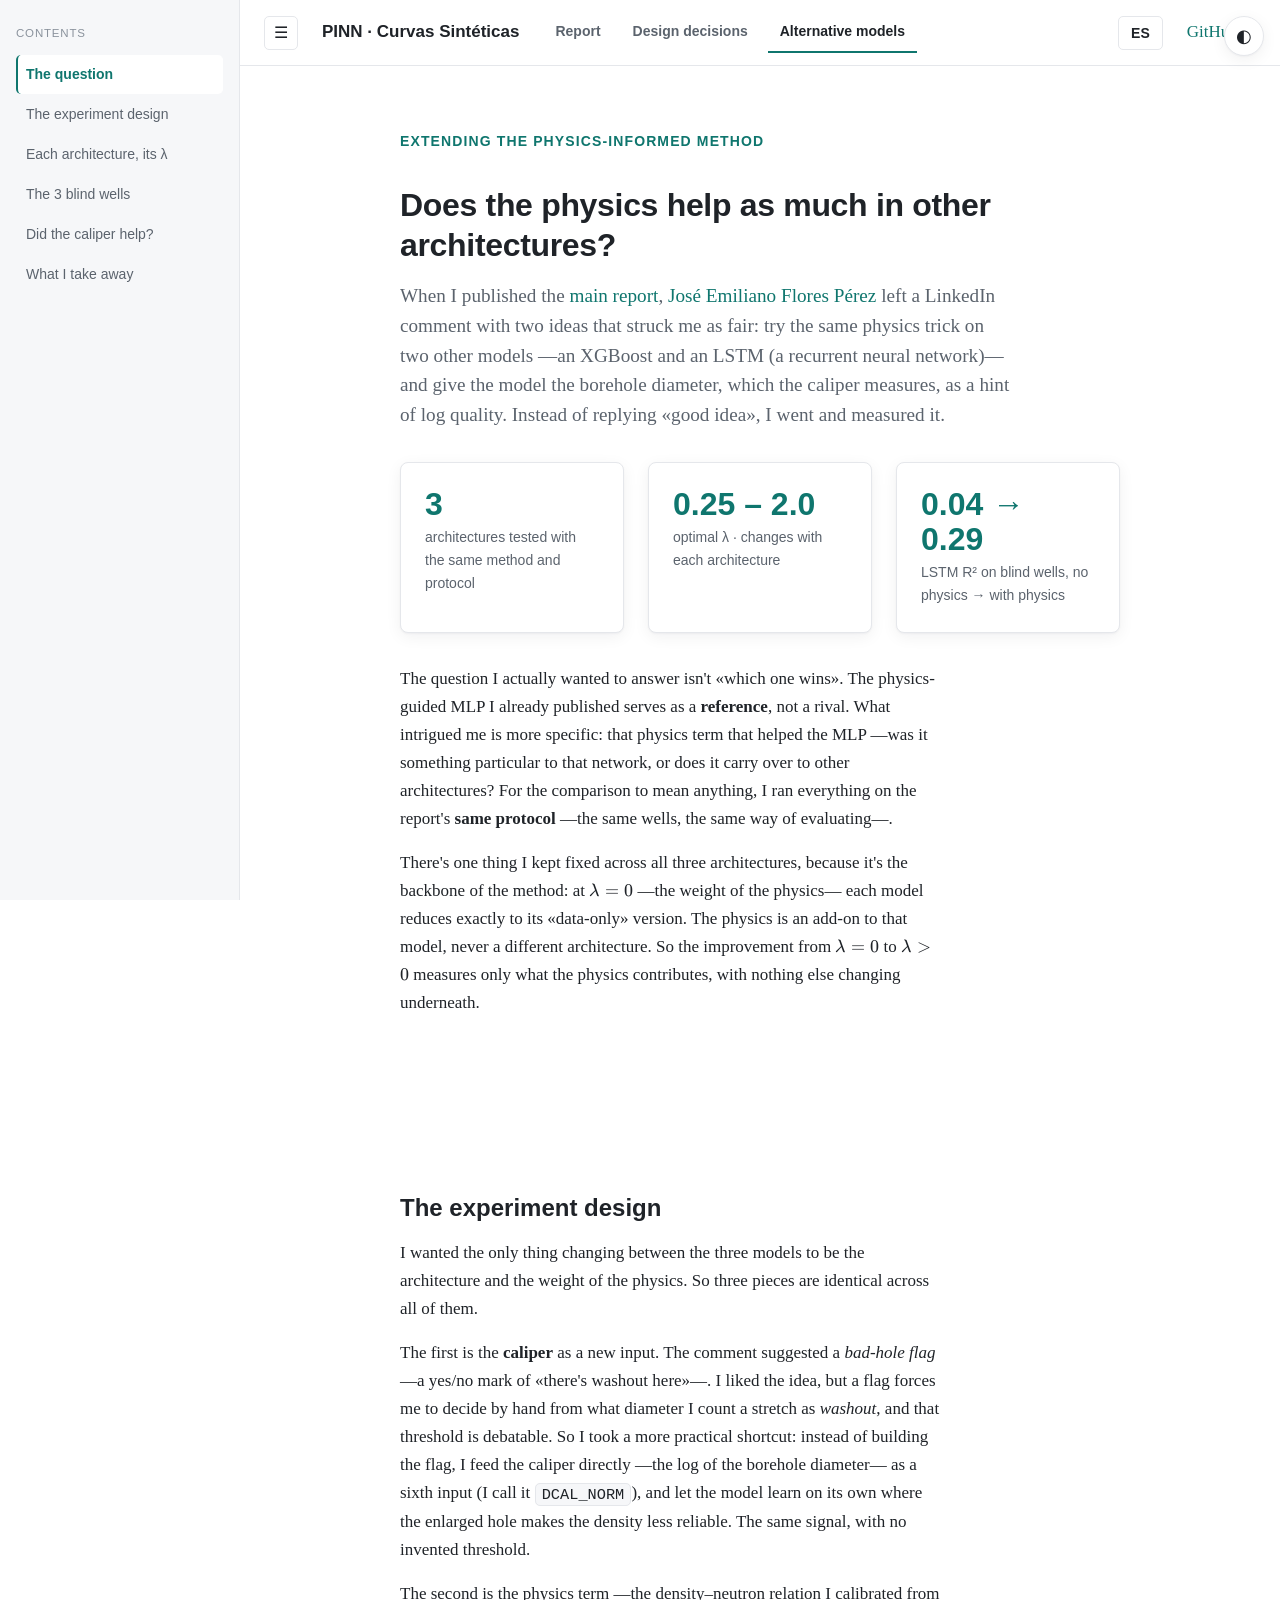
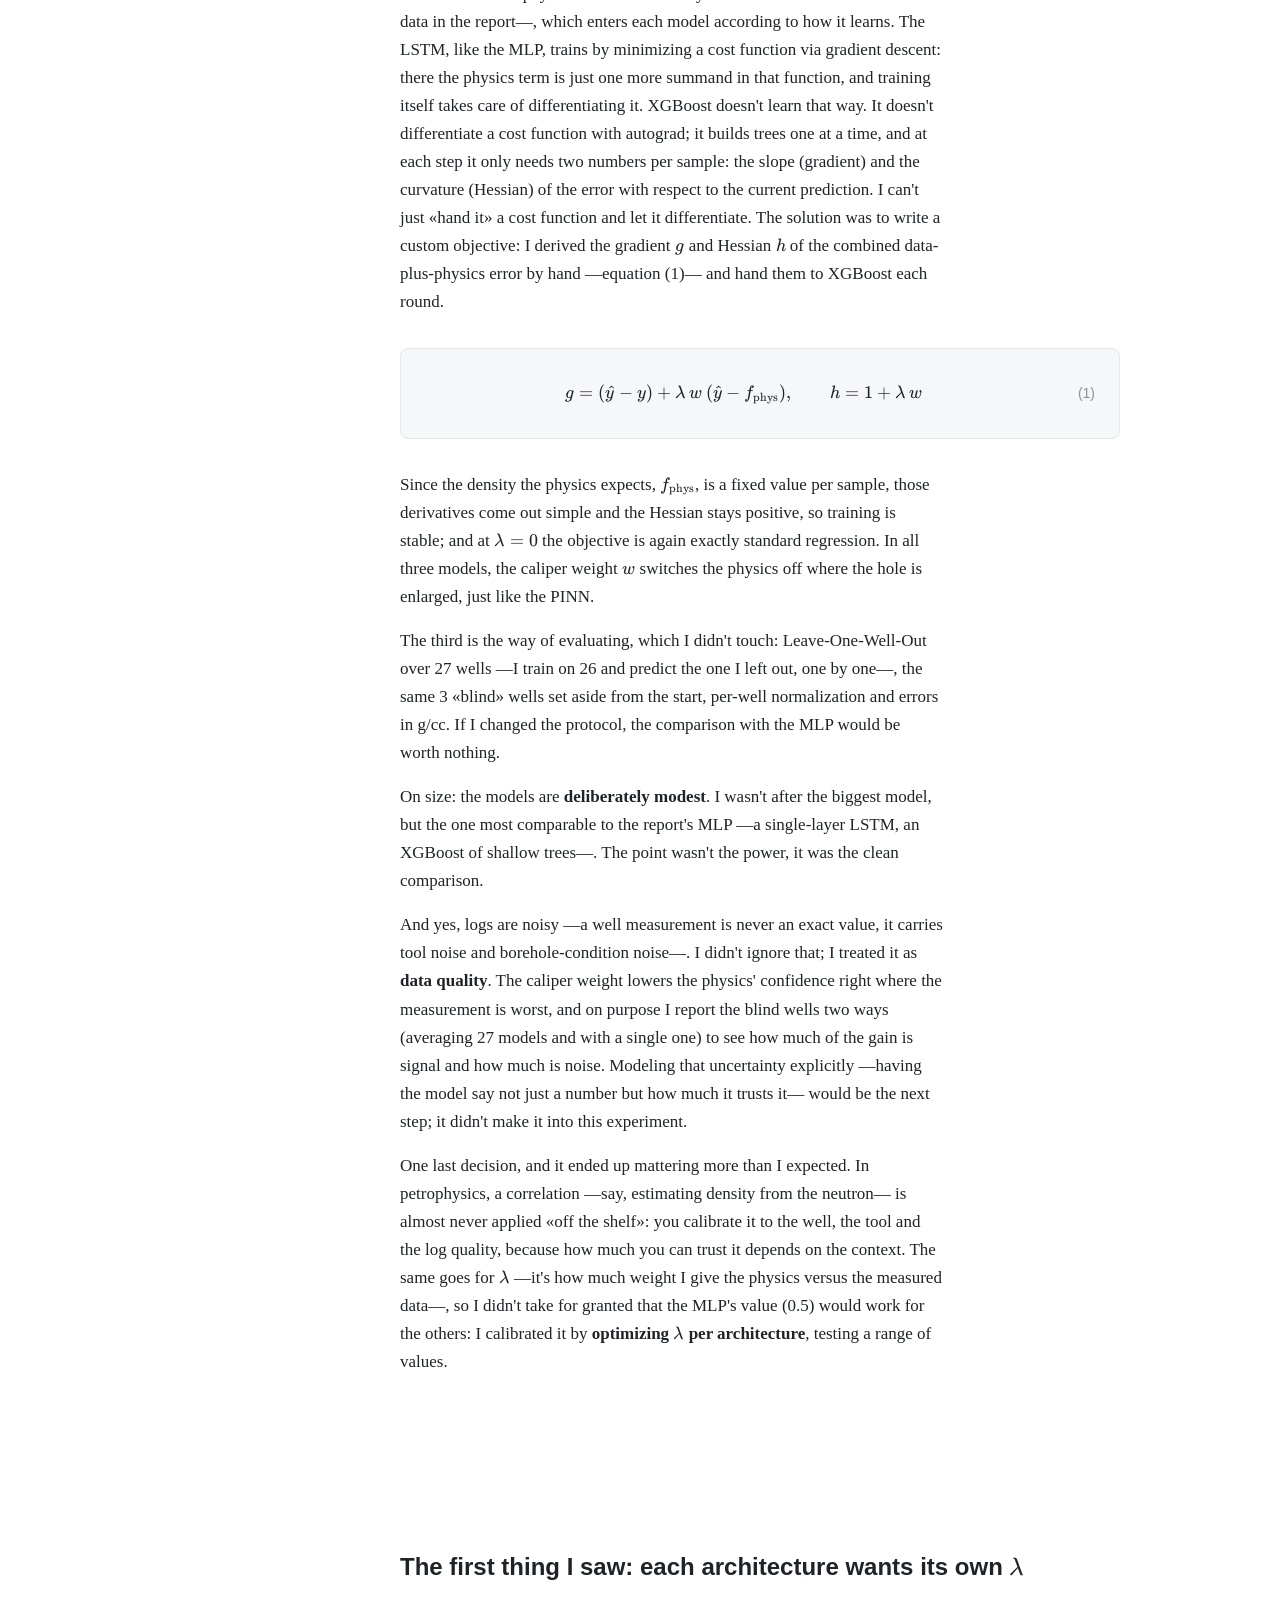
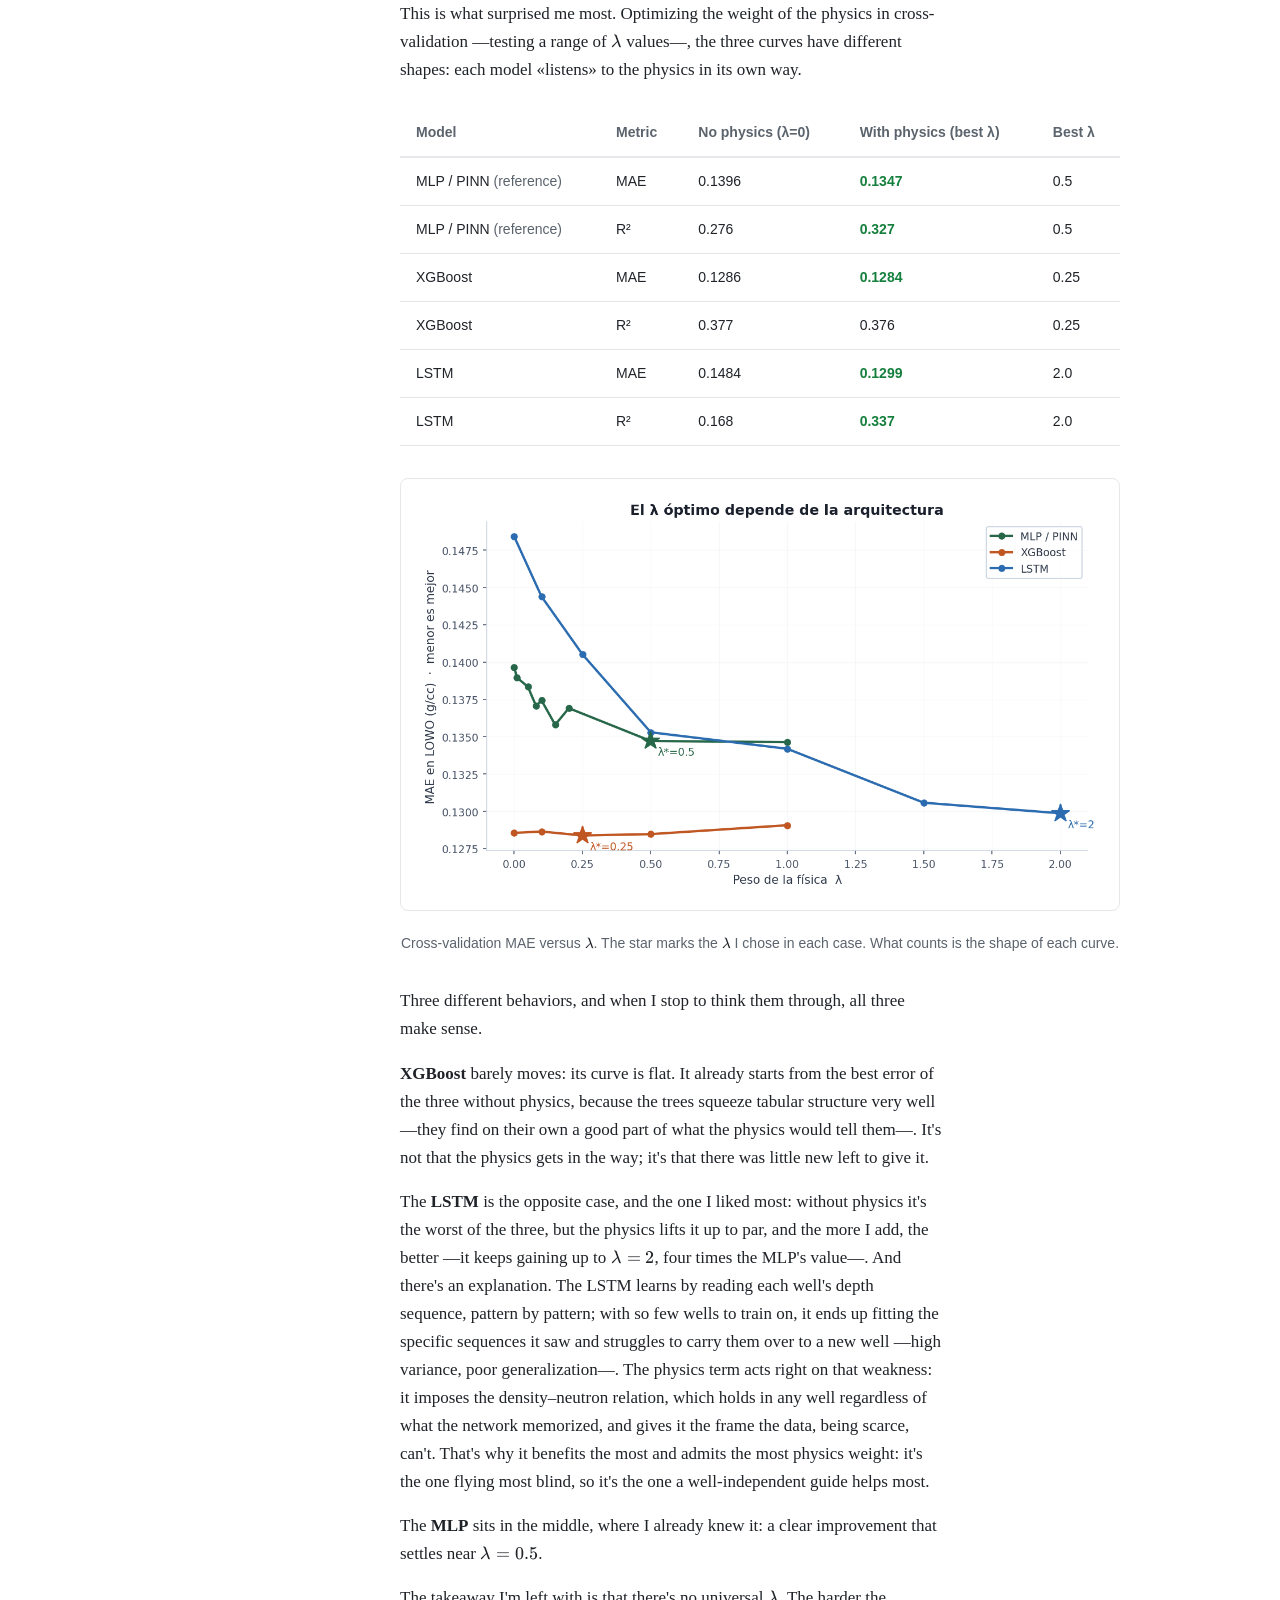
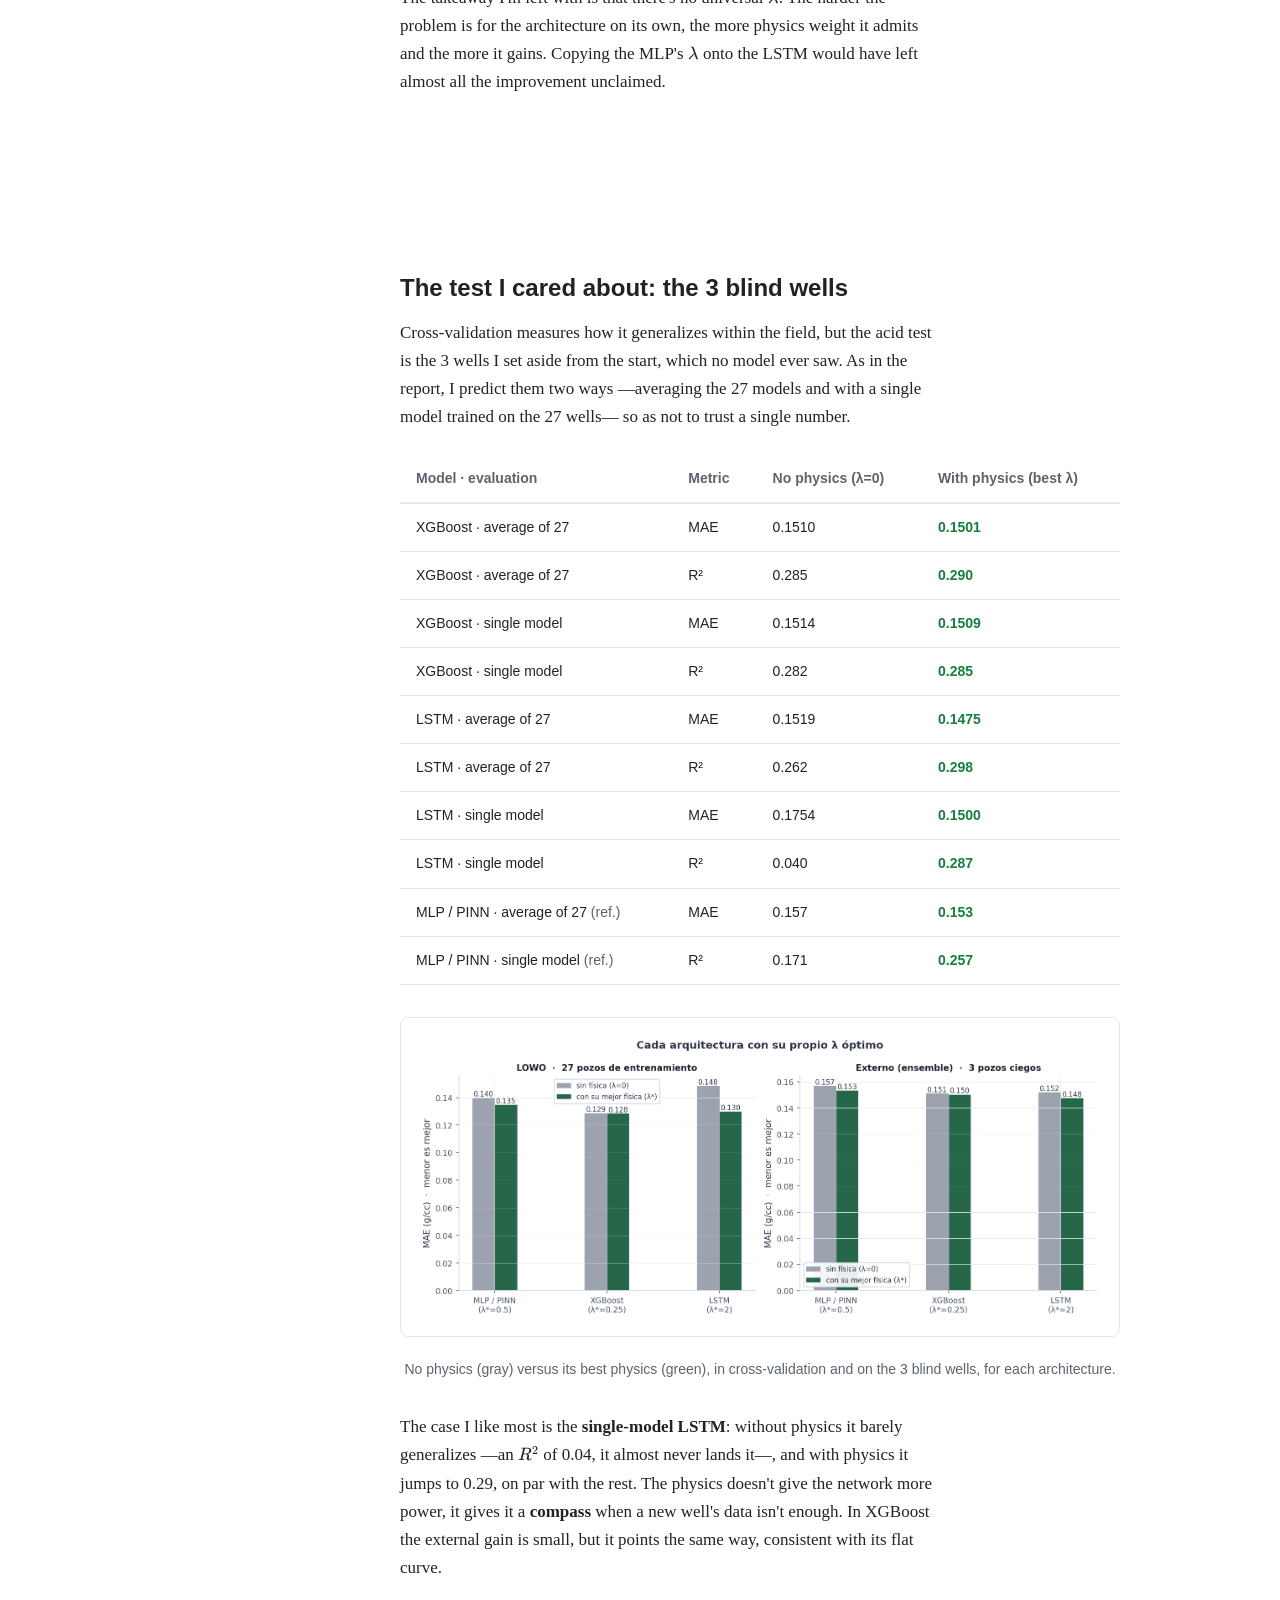
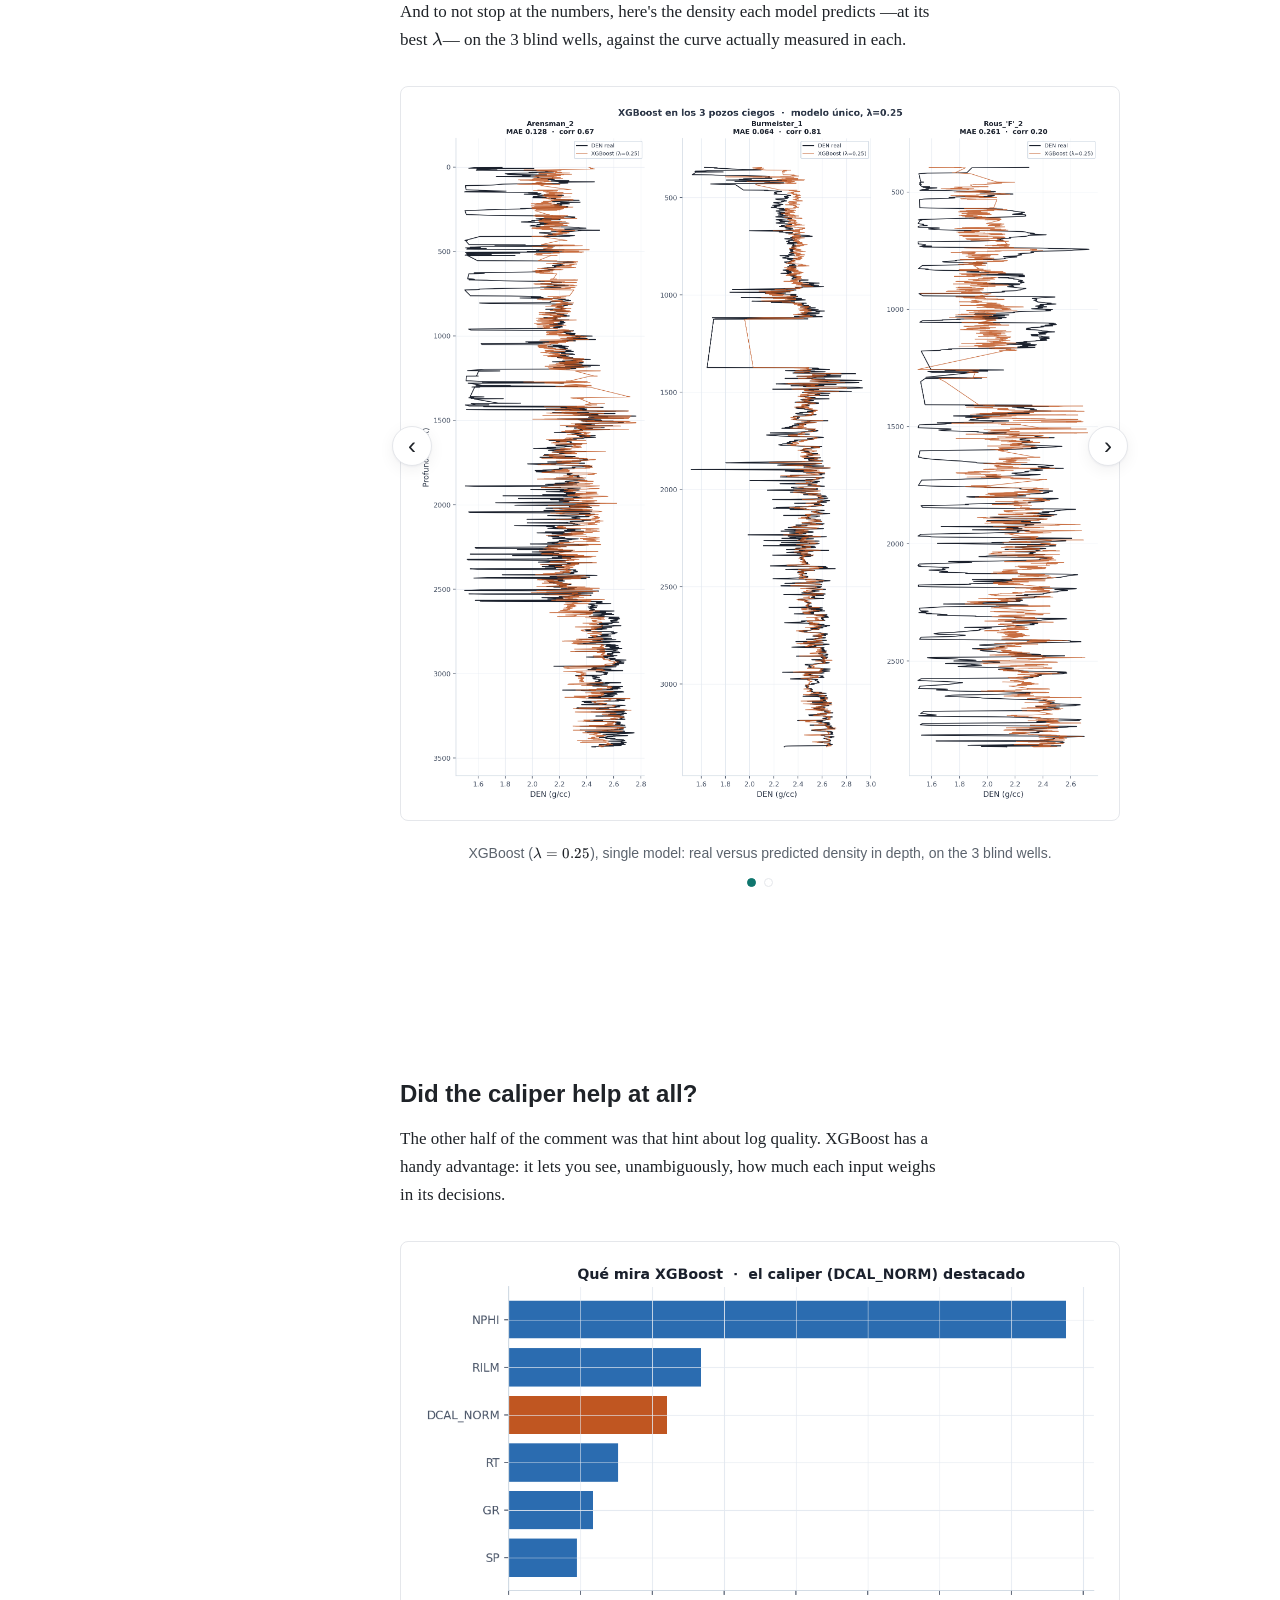
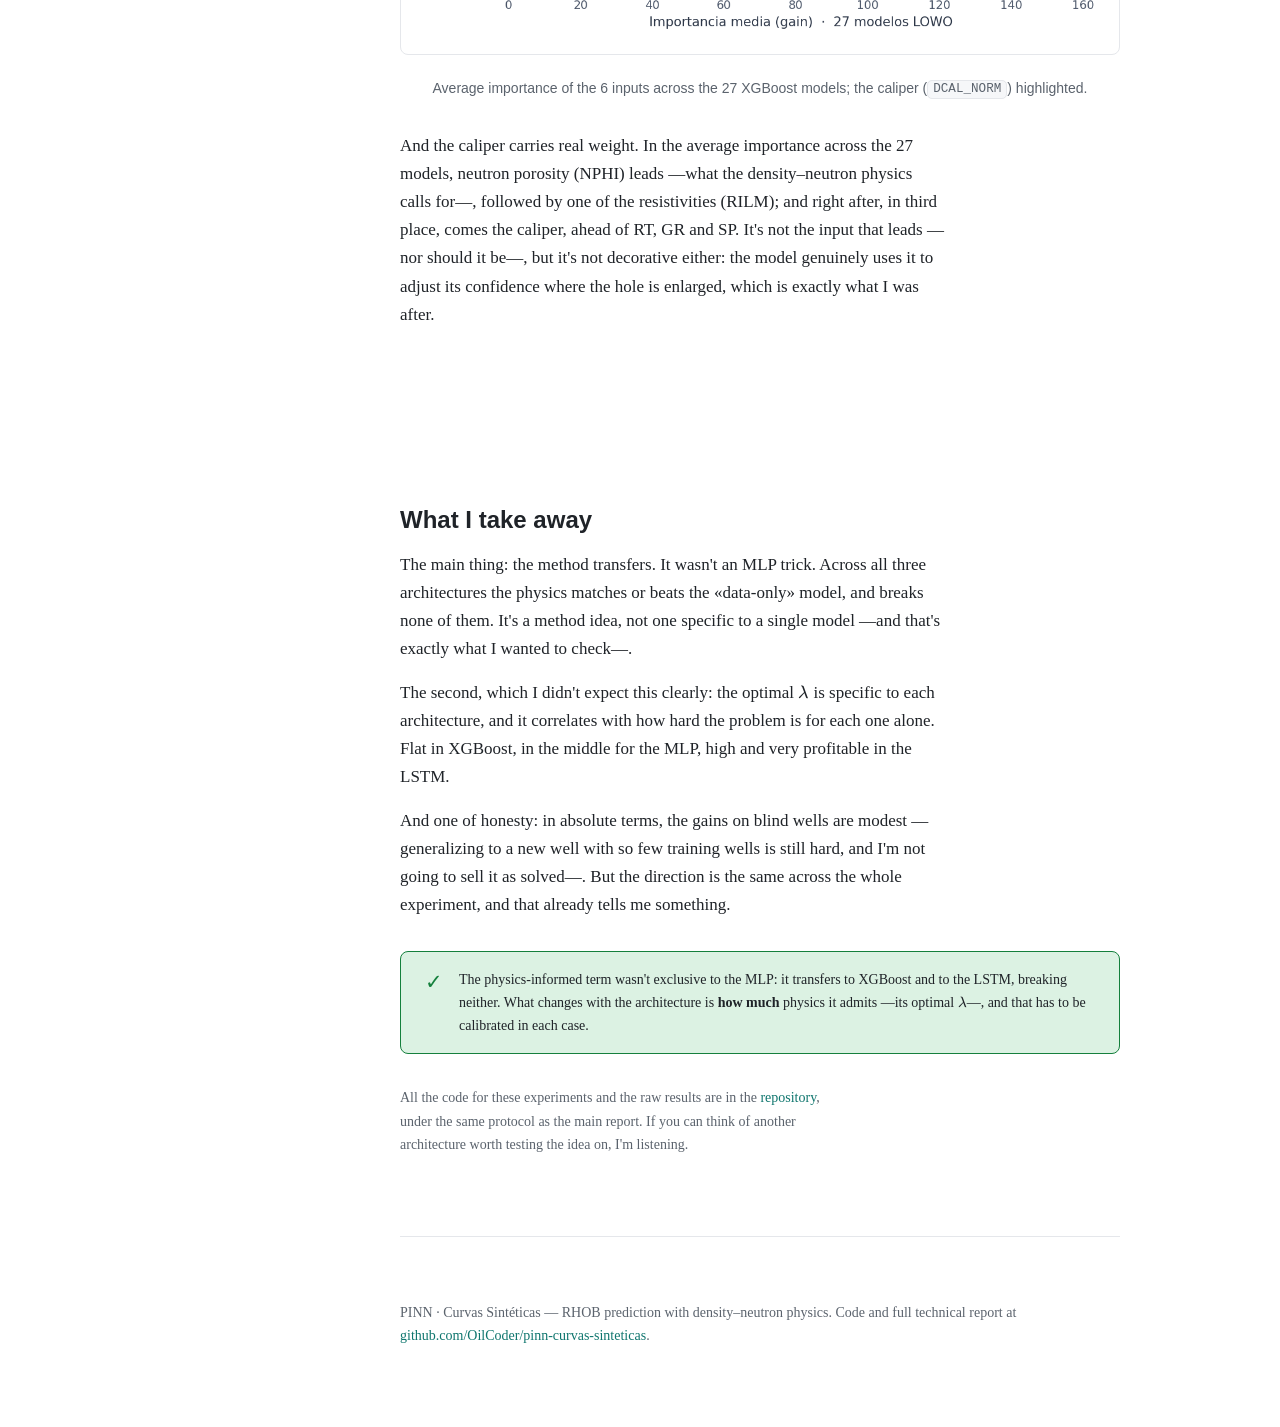
<file: docs/baselines.en.html>
<!DOCTYPE html>
<html lang="en" data-theme="light">
<head>
  <meta charset="UTF-8">
  <meta name="viewport" content="width=device-width, initial-scale=1.0">
  <title>Alternative models · PINN Synthetic Logs</title>
  <meta name="description" content="I tested whether the physics term that helped the MLP carries over to an XGBoost and an LSTM (recurrent neural network), with the caliper as a new input and optimizing λ per architecture. Same LOWO + 3 blind-well protocol as the report.">
  <link rel="stylesheet" href="assets/katex/katex.min.css">
  <link rel="stylesheet" href="assets/css/theme.css">
</head>
<body>
  <button class="theme-toggle" id="themeToggle" aria-label="Toggle theme">◐</button>

  <!-- ============================ SIDEBAR (table of contents) ============================ -->
  <aside class="sidebar" id="sidebar">
    <p class="sidebar-title">Contents</p>
    <nav>
      <a href="#question">The question</a>
      <a href="#method">The experiment design</a>
      <a href="#lowo">Each architecture, its λ</a>
      <a href="#external">The 3 blind wells</a>
      <a href="#importance">Did the caliper help?</a>
      <a href="#conclusions">What I take away</a>
    </nav>
  </aside>

  <div class="shell">
  <!-- ============================ NAV ============================ -->
  <header class="topnav">
    <div class="inner">
      <button class="nav-toggle" id="sidebarToggle" aria-label="Show or hide contents">☰</button>
      <a class="brand" href="index.en.html">PINN · Curvas Sintéticas</a>
      <nav class="tabs">
        <a href="index.en.html" class="tab">Report</a>
        <a href="decisiones.en.html" class="tab">Design decisions</a>
        <a href="baselines.en.html" class="tab active">Alternative models</a>
      </nav>
      <div class="spacer"></div>
      <a class="lang-toggle" href="baselines.html">ES</a>
      <a href="https://github.com/OilCoder/pinn-curvas-sinteticas">GitHub ↗</a>
    </div>
  </header>

  <!-- ============================ INTRO ============================ -->
  <section class="container section" id="question">
    <p class="eyebrow">Extending the physics-informed method</p>
    <h1>Does the physics help as much in other architectures?</h1>
    <p class="lead" style="max-width:64ch">
      When I published the <a href="index.en.html">main report</a>,
      <a href="https://www.linkedin.com/in/jemiliano-flores/">José Emiliano Flores Pérez</a> left a
      LinkedIn comment with two ideas that struck me as fair: try the same physics trick on two other
      models —an XGBoost and an LSTM (a recurrent neural network)— and give the model the borehole
      diameter, which the caliper measures, as a hint of log quality. Instead of replying «good idea»,
      I went and measured it.
    </p>
    <div class="grid grid-3" style="margin:var(--sp-8) 0">
      <div class="card stat"><div class="value">3</div><div class="label">architectures tested with the same method and protocol</div></div>
      <div class="card stat"><div class="value">0.25 – 2.0</div><div class="label">optimal λ · changes with each architecture</div></div>
      <div class="card stat"><div class="value">0.04 → 0.29</div><div class="label">LSTM R² on blind wells, no physics → with physics</div></div>
    </div>
    <p style="max-width:64ch">
      The question I actually wanted to answer isn't «which one wins». The physics-guided MLP I
      already published serves as a <b>reference</b>, not a rival. What intrigued me is more specific:
      that physics term that helped the MLP —was it something particular to that network, or does it
      carry over to other architectures? For the comparison to mean anything, I ran everything on the
      report's <b>same protocol</b> —the same wells, the same way of evaluating—.
    </p>
    <p style="max-width:64ch">
      There's one thing I kept fixed across all three architectures, because it's the backbone of the
      method: at <span>$\lambda=0$</span> —the weight of the physics— each model reduces exactly to
      its «data-only» version. The physics is an add-on to that model, never a different architecture.
      So the improvement from <span>$\lambda=0$</span> to <span>$\lambda>0$</span> measures only what
      the physics contributes, with nothing else changing underneath.
    </p>
  </section>

  <!-- ============================ METHOD ============================ -->
  <section class="container section" id="method">
    <h2>The experiment design</h2>
    <p style="max-width:64ch">
      I wanted the only thing changing between the three models to be the architecture and the weight
      of the physics. So three pieces are identical across all of them.
    </p>
    <p style="max-width:64ch">
      The first is the <b>caliper</b> as a new input. The comment suggested a <i>bad-hole flag</i> —a
      yes/no mark of «there's washout here»—. I liked the idea, but a flag forces me to decide by hand
      from what diameter I count a stretch as <i>washout</i>, and that threshold is debatable. So I
      took a more practical shortcut: instead of building the flag, I feed the caliper directly —the
      log of the borehole diameter— as a sixth input (I call it <code>DCAL_NORM</code>), and let the
      model learn on its own where the enlarged hole makes the density less reliable. The same signal,
      with no invented threshold.
    </p>
    <p style="max-width:64ch">
      The second is the physics term —the density–neutron relation I calibrated from data in the
      report—, which enters each model according to how it learns. The LSTM, like the MLP, trains by
      minimizing a cost function via gradient descent: there the physics term is just one more summand
      in that function, and training itself takes care of differentiating it. XGBoost doesn't learn
      that way. It doesn't differentiate a cost function with autograd; it builds trees one at a time,
      and at each step it only needs two numbers per sample: the slope (gradient) and the curvature
      (Hessian) of the error with respect to the current prediction. I can't just «hand it» a cost
      function and let it differentiate. The solution was to write a custom objective: I derived the
      gradient <span>$g$</span> and Hessian <span>$h$</span> of the combined data-plus-physics error by
      hand —equation (1)— and hand them to XGBoost each round.
    </p>
    <div class="equation">
      <div class="eq-body">$$g = (\hat y - y) + \lambda\,w\,(\hat y - f_\text{phys}), \qquad h = 1 + \lambda\,w$$</div>
      <span class="eq-number">(1)</span>
    </div>
    <p style="max-width:64ch">
      Since the density the physics expects, <span>$f_\text{phys}$</span>, is a fixed value per sample,
      those derivatives come out simple and the Hessian stays positive, so training is stable; and at
      <span>$\lambda=0$</span> the objective is again exactly standard regression. In all three models,
      the caliper weight <span>$w$</span> switches the physics off where the hole is enlarged, just like
      the PINN.
    </p>
    <p style="max-width:64ch">
      The third is the way of evaluating, which I didn't touch: Leave-One-Well-Out over 27 wells —I
      train on 26 and predict the one I left out, one by one—, the same 3 «blind» wells set aside from
      the start, per-well normalization and errors in g/cc. If I changed the protocol, the comparison
      with the MLP would be worth nothing.
    </p>
    <p style="max-width:64ch">
      On size: the models are <b>deliberately modest</b>. I wasn't after the biggest model, but the
      one most comparable to the report's MLP —a single-layer LSTM, an XGBoost of shallow trees—. The
      point wasn't the power, it was the clean comparison.
    </p>
    <p style="max-width:64ch">
      And yes, logs are noisy —a well measurement is never an exact value, it carries tool noise and
      borehole-condition noise—. I didn't ignore that; I treated it as <b>data quality</b>. The
      caliper weight lowers the physics' confidence right where the measurement is worst, and on
      purpose I report the blind wells two ways (averaging 27 models and with a single one) to see how
      much of the gain is signal and how much is noise. Modeling that uncertainty explicitly —having
      the model say not just a number but how much it trusts it— would be the next step; it didn't
      make it into this experiment.
    </p>
    <p style="max-width:64ch">
      One last decision, and it ended up mattering more than I expected. In petrophysics, a
      correlation —say, estimating density from the neutron— is almost never applied «off the shelf»:
      you calibrate it to the well, the tool and the log quality, because how much you can trust it
      depends on the context. The same goes for <span>$\lambda$</span> —it's how much weight I give the
      physics versus the measured data—, so I didn't take for granted that the MLP's value (0.5) would
      work for the others: I calibrated it by <b>optimizing <span>$\lambda$</span> per architecture</b>,
      testing a range of values.
    </p>
  </section>

  <!-- ============================ LOWO ============================ -->
  <section class="container section" id="lowo">
    <h2>The first thing I saw: each architecture wants its own <span>$\lambda$</span></h2>
    <p style="max-width:64ch">
      This is what surprised me most. Optimizing the weight of the physics in cross-validation
      —testing a range of <span>$\lambda$</span> values—, the three curves have different shapes: each
      model «listens» to the physics in its own way.
    </p>
    <table>
      <thead>
        <tr><th>Model</th><th>Metric</th><th>No physics (λ=0)</th><th>With physics (best λ)</th><th>Best λ</th></tr>
      </thead>
      <tbody>
        <tr><td>MLP / PINN <span class="muted">(reference)</span></td><td>MAE</td><td>0.1396</td><td class="good">0.1347</td><td>0.5</td></tr>
        <tr><td>MLP / PINN <span class="muted">(reference)</span></td><td>R²</td><td>0.276</td><td class="good">0.327</td><td>0.5</td></tr>
        <tr><td>XGBoost</td><td>MAE</td><td>0.1286</td><td class="good">0.1284</td><td>0.25</td></tr>
        <tr><td>XGBoost</td><td>R²</td><td>0.377</td><td>0.376</td><td>0.25</td></tr>
        <tr><td>LSTM</td><td>MAE</td><td>0.1484</td><td class="good">0.1299</td><td>2.0</td></tr>
        <tr><td>LSTM</td><td>R²</td><td>0.168</td><td class="good">0.337</td><td>2.0</td></tr>
      </tbody>
    </table>
    <figure>
      <img src="assets/figures/alt_lambda_curves.png" alt="LOWO error versus lambda for MLP, XGBoost and LSTM">
      <figcaption>Cross-validation MAE versus <span>$\lambda$</span>. The star marks the
        <span>$\lambda$</span> I chose in each case. What counts is the shape of each curve.</figcaption>
    </figure>
    <p style="max-width:64ch">
      Three different behaviors, and when I stop to think them through, all three make sense.
    </p>
    <p style="max-width:64ch">
      <b>XGBoost</b> barely moves: its curve is flat. It already starts from the best error of the
      three without physics, because the trees squeeze tabular structure very well —they find on their
      own a good part of what the physics would tell them—. It's not that the physics gets in the way;
      it's that there was little new left to give it.
    </p>
    <p style="max-width:64ch">
      The <b>LSTM</b> is the opposite case, and the one I liked most: without physics it's the worst of
      the three, but the physics lifts it up to par, and the more I add, the better —it keeps gaining
      up to <span>$\lambda=2$</span>, four times the MLP's value—. And there's an explanation. The LSTM
      learns by reading each well's depth sequence, pattern by pattern; with so few wells to train on,
      it ends up fitting the specific sequences it saw and struggles to carry them over to a new well
      —high variance, poor generalization—. The physics term acts right on that weakness: it imposes
      the density–neutron relation, which holds in any well regardless of what the network memorized,
      and gives it the frame the data, being scarce, can't. That's why it benefits the most and admits
      the most physics weight: it's the one flying most blind, so it's the one a well-independent guide
      helps most.
    </p>
    <p style="max-width:64ch">
      The <b>MLP</b> sits in the middle, where I already knew it: a clear improvement that settles near
      <span>$\lambda=0.5$</span>.
    </p>
    <p style="max-width:64ch">
      The takeaway I'm left with is that there's no universal <span>$\lambda$</span>. The harder the
      problem is for the architecture on its own, the more physics weight it admits and the more it
      gains. Copying the MLP's <span>$\lambda$</span> onto the LSTM would have left almost all the
      improvement unclaimed.
    </p>
  </section>

  <!-- ============================ EXTERNAL ============================ -->
  <section class="container section" id="external">
    <h2>The test I cared about: the 3 blind wells</h2>
    <p style="max-width:64ch">
      Cross-validation measures how it generalizes within the field, but the acid test is the 3 wells
      I set aside from the start, which no model ever saw. As in the report, I predict them two ways
      —averaging the 27 models and with a single model trained on the 27 wells— so as not to trust a
      single number.
    </p>
    <table>
      <thead>
        <tr><th>Model · evaluation</th><th>Metric</th><th>No physics (λ=0)</th><th>With physics (best λ)</th></tr>
      </thead>
      <tbody>
        <tr><td>XGBoost · average of 27</td><td>MAE</td><td>0.1510</td><td class="good">0.1501</td></tr>
        <tr><td>XGBoost · average of 27</td><td>R²</td><td>0.285</td><td class="good">0.290</td></tr>
        <tr><td>XGBoost · single model</td><td>MAE</td><td>0.1514</td><td class="good">0.1509</td></tr>
        <tr><td>XGBoost · single model</td><td>R²</td><td>0.282</td><td class="good">0.285</td></tr>
        <tr><td>LSTM · average of 27</td><td>MAE</td><td>0.1519</td><td class="good">0.1475</td></tr>
        <tr><td>LSTM · average of 27</td><td>R²</td><td>0.262</td><td class="good">0.298</td></tr>
        <tr><td>LSTM · single model</td><td>MAE</td><td>0.1754</td><td class="good">0.1500</td></tr>
        <tr><td>LSTM · single model</td><td>R²</td><td>0.040</td><td class="good">0.287</td></tr>
        <tr><td>MLP / PINN · average of 27 <span class="muted">(ref.)</span></td><td>MAE</td><td>0.157</td><td class="good">0.153</td></tr>
        <tr><td>MLP / PINN · single model <span class="muted">(ref.)</span></td><td>R²</td><td>0.171</td><td class="good">0.257</td></tr>
      </tbody>
    </table>
    <figure>
      <img src="assets/figures/alt_lowo_external.png" alt="MAE and R² in LOWO and on blind wells, no physics versus with physics, per architecture">
      <figcaption>No physics (gray) versus its best physics (green), in cross-validation and on the 3
        blind wells, for each architecture.</figcaption>
    </figure>
    <p style="max-width:64ch">
      The case I like most is the <b>single-model LSTM</b>: without physics it barely generalizes —an
      <span>$R^2$</span> of 0.04, it almost never lands it—, and with physics it jumps to 0.29, on par
      with the rest. The physics doesn't give the network more power, it gives it a <b>compass</b> when
      a new well's data isn't enough. In XGBoost the external gain is small, but it points the same
      way, consistent with its flat curve.
    </p>
    <p style="max-width:64ch">
      And to not stop at the numbers, here's the density each model predicts —at its best
      <span>$\lambda$</span>— on the 3 blind wells, against the curve actually measured in each.
    </p>
    <div class="slider" data-slider>
      <div class="slider-viewport">
        <figure class="slider-slide active">
          <img src="assets/figures/alt_profiles_xgboost.png" alt="Real density versus XGBoost prediction on the 3 blind wells">
          <figcaption>XGBoost (<span>$\lambda=0.25$</span>), single model: real versus predicted density
            in depth, on the 3 blind wells.</figcaption>
        </figure>
        <figure class="slider-slide">
          <img src="assets/figures/alt_profiles_lstm.png" alt="Real density versus LSTM prediction on the 3 blind wells">
          <figcaption>LSTM (<span>$\lambda=2$</span>), single model: real versus predicted density in
            depth, on the 3 blind wells. Burmeister_1 tracks best; Rous_'F'_2 is the hardest.</figcaption>
        </figure>
      </div>
      <button class="slider-arrow prev" aria-label="Previous figure">‹</button>
      <button class="slider-arrow next" aria-label="Next figure">›</button>
      <div class="slider-dots"></div>
    </div>
  </section>

  <!-- ============================ IMPORTANCE ============================ -->
  <section class="container section" id="importance">
    <h2>Did the caliper help at all?</h2>
    <p style="max-width:64ch">
      The other half of the comment was that hint about log quality. XGBoost has a handy advantage: it
      lets you see, unambiguously, how much each input weighs in its decisions.
    </p>
    <figure>
      <img src="assets/figures/alt_xgb_importance.png" alt="XGBoost feature importance, with DCAL_NORM highlighted">
      <figcaption>Average importance of the 6 inputs across the 27 XGBoost models; the caliper
        (<code>DCAL_NORM</code>) highlighted.</figcaption>
    </figure>
    <p style="max-width:64ch">
      And the caliper carries real weight. In the average importance across the 27 models, neutron
      porosity (NPHI) leads —what the density–neutron physics calls for—, followed by one of the
      resistivities (RILM); and right after, in third place, comes the caliper, ahead of RT, GR and
      SP. It's not the input that leads —nor should it be—, but it's not decorative either: the model
      genuinely uses it to adjust its confidence where the hole is enlarged, which is exactly what I
      was after.
    </p>
  </section>

  <!-- ============================ CONCLUSIONS ============================ -->
  <section class="container section" id="conclusions">
    <h2>What I take away</h2>
    <p style="max-width:64ch">
      The main thing: the method transfers. It wasn't an MLP trick. Across all three architectures the
      physics matches or beats the «data-only» model, and breaks none of them. It's a method idea, not
      one specific to a single model —and that's exactly what I wanted to check—.
    </p>
    <p style="max-width:64ch">
      The second, which I didn't expect this clearly: the optimal <span>$\lambda$</span> is specific to
      each architecture, and it correlates with how hard the problem is for each one alone. Flat in
      XGBoost, in the middle for the MLP, high and very profitable in the LSTM.
    </p>
    <p style="max-width:64ch">
      And one of honesty: in absolute terms, the gains on blind wells are modest —generalizing to a new
      well with so few training wells is still hard, and I'm not going to sell it as solved—. But the
      direction is the same across the whole experiment, and that already tells me something.
    </p>
    <div class="takeaway">
      <span class="icon">✓</span>
      <span class="body">The physics-informed term wasn't exclusive to the MLP: it transfers to XGBoost
        and to the LSTM, breaking neither. What changes with the architecture is <b>how much</b> physics
        it admits —its optimal <span>$\lambda$</span>—, and that has to be calibrated in each case.</span>
    </div>
    <p class="muted" style="max-width:64ch; font-size:var(--fs-small)">
      All the code for these experiments and the raw results are in the
      <a href="https://github.com/OilCoder/pinn-curvas-sinteticas">repository</a>, under the same
      protocol as the main report. If you can think of another architecture worth testing the idea on,
      I'm listening.
    </p>
  </section>

  <!-- ============================ FOOTER ============================ -->
  <footer class="container section" style="border-top:1px solid var(--border)">
    <p class="muted" style="font-size:var(--fs-small)">
      PINN · Curvas Sintéticas — RHOB prediction with density–neutron physics.
      Code and full technical report at
      <a href="https://github.com/OilCoder/pinn-curvas-sinteticas">github.com/OilCoder/pinn-curvas-sinteticas</a>.
    </p>
  </footer>
  </div><!-- /shell -->

  <script defer src="assets/katex/katex.min.js"></script>
  <script defer src="assets/katex/contrib/auto-render.min.js"></script>
  <script>window.addEventListener("DOMContentLoaded",function(){renderMathInElement(document.body,{delimiters:[{left:"$$",right:"$$",display:true},{left:"$",right:"$",display:false}],throwOnError:false});});</script>
  <script>
    // Theme toggle: explicit choice persisted; defaults to OS preference.
    (function () {
      const root = document.documentElement;
      const saved = localStorage.getItem("theme");
      if (saved) root.setAttribute("data-theme", saved);
      document.getElementById("themeToggle").addEventListener("click", function () {
        const current = root.getAttribute("data-theme") === "dark" ? "light" : "dark";
        root.setAttribute("data-theme", current);
        localStorage.setItem("theme", current);
      });
    })();
  </script>
  <script>
    // Collapsible left sidebar (table of contents) + active-section highlight.
    (function () {
      const root = document.documentElement;
      const sidebar = document.getElementById("sidebar");
      const toggle = document.getElementById("sidebarToggle");
      if (!sidebar || !toggle) return;
      const isMobile = function () { return window.matchMedia("(max-width: 900px)").matches; };
      if (isMobile() || localStorage.getItem("sidebar") === "collapsed") {
        root.classList.add("sidebar-collapsed");
      }
      toggle.addEventListener("click", function () {
        root.classList.toggle("sidebar-collapsed");
        if (!isMobile()) {
          localStorage.setItem(
            "sidebar",
            root.classList.contains("sidebar-collapsed") ? "collapsed" : "open"
          );
        }
      });
      const links = Array.from(sidebar.querySelectorAll("nav a"));
      links.forEach(function (a) {
        a.addEventListener("click", function () {
          if (isMobile()) root.classList.add("sidebar-collapsed");
        });
      });
      const sections = links
        .map(function (a) { return document.querySelector(a.getAttribute("href")); })
        .filter(Boolean);
      function onScroll() {
        let current = sections[0];
        for (const s of sections) {
          if (s.getBoundingClientRect().top <= 120) current = s;
        }
        links.forEach(function (a) {
          a.classList.toggle("active", a.getAttribute("href") === "#" + current.id);
        });
      }
      window.addEventListener("scroll", onScroll, { passive: true });
      onScroll();
    })();
  </script>
  <script>
    // Lightweight figure slider: one slide at a time, arrows (wrap) + dots.
    (function () {
      document.querySelectorAll("[data-slider]").forEach(function (slider) {
        const slides = Array.from(slider.querySelectorAll(".slider-slide"));
        if (slides.length < 2) return;
        const dots = slider.querySelector(".slider-dots");
        let i = 0;
        function go(n) {
          i = (n + slides.length) % slides.length;
          slides.forEach(function (s, k) { s.classList.toggle("active", k === i); });
          Array.from(dots.children).forEach(function (d, k) { d.classList.toggle("active", k === i); });
        }
        slides.forEach(function (_, k) {
          const d = document.createElement("button");
          d.className = "slider-dot" + (k === 0 ? " active" : "");
          d.setAttribute("aria-label", "View figure " + (k + 1));
          d.addEventListener("click", function () { go(k); });
          dots.appendChild(d);
        });
        slider.querySelector(".slider-arrow.prev").addEventListener("click", function () { go(i - 1); });
        slider.querySelector(".slider-arrow.next").addEventListener("click", function () { go(i + 1); });
      });
    })();
  </script>
</body>
</html>
</file>
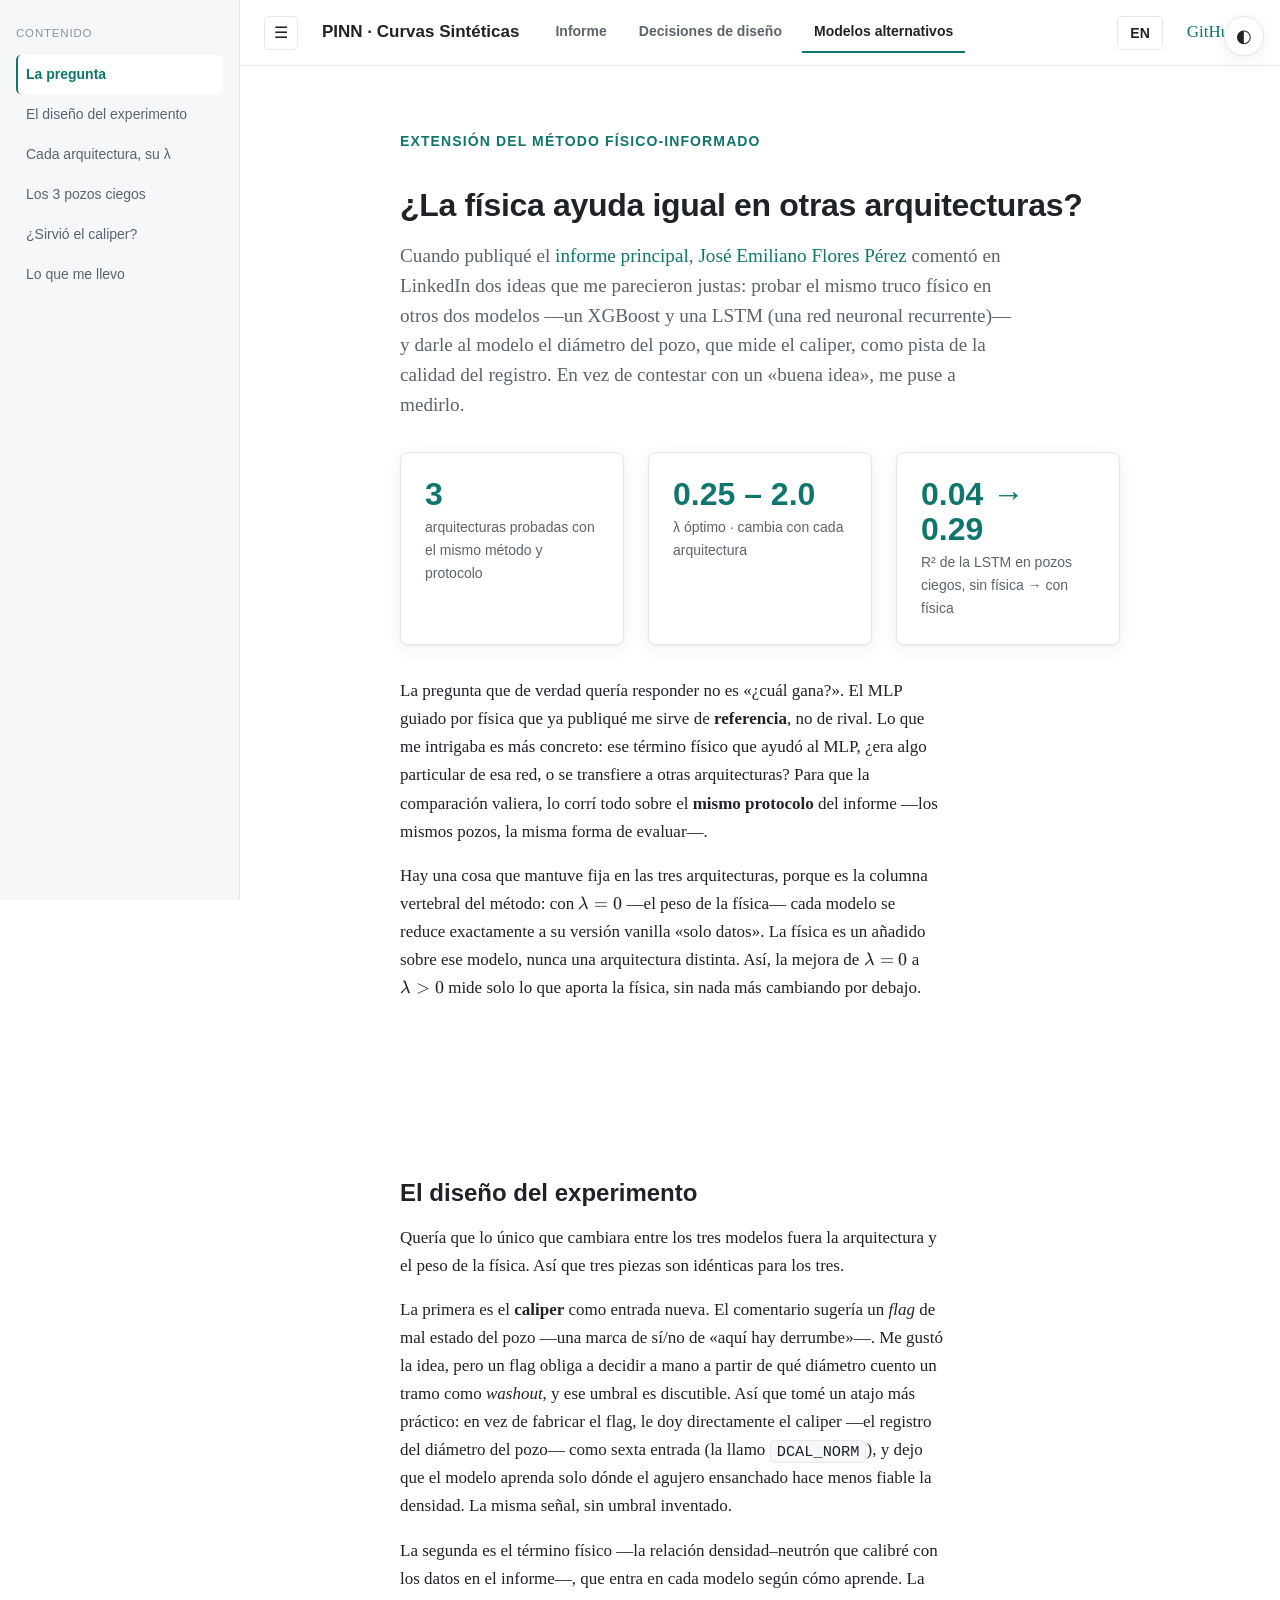
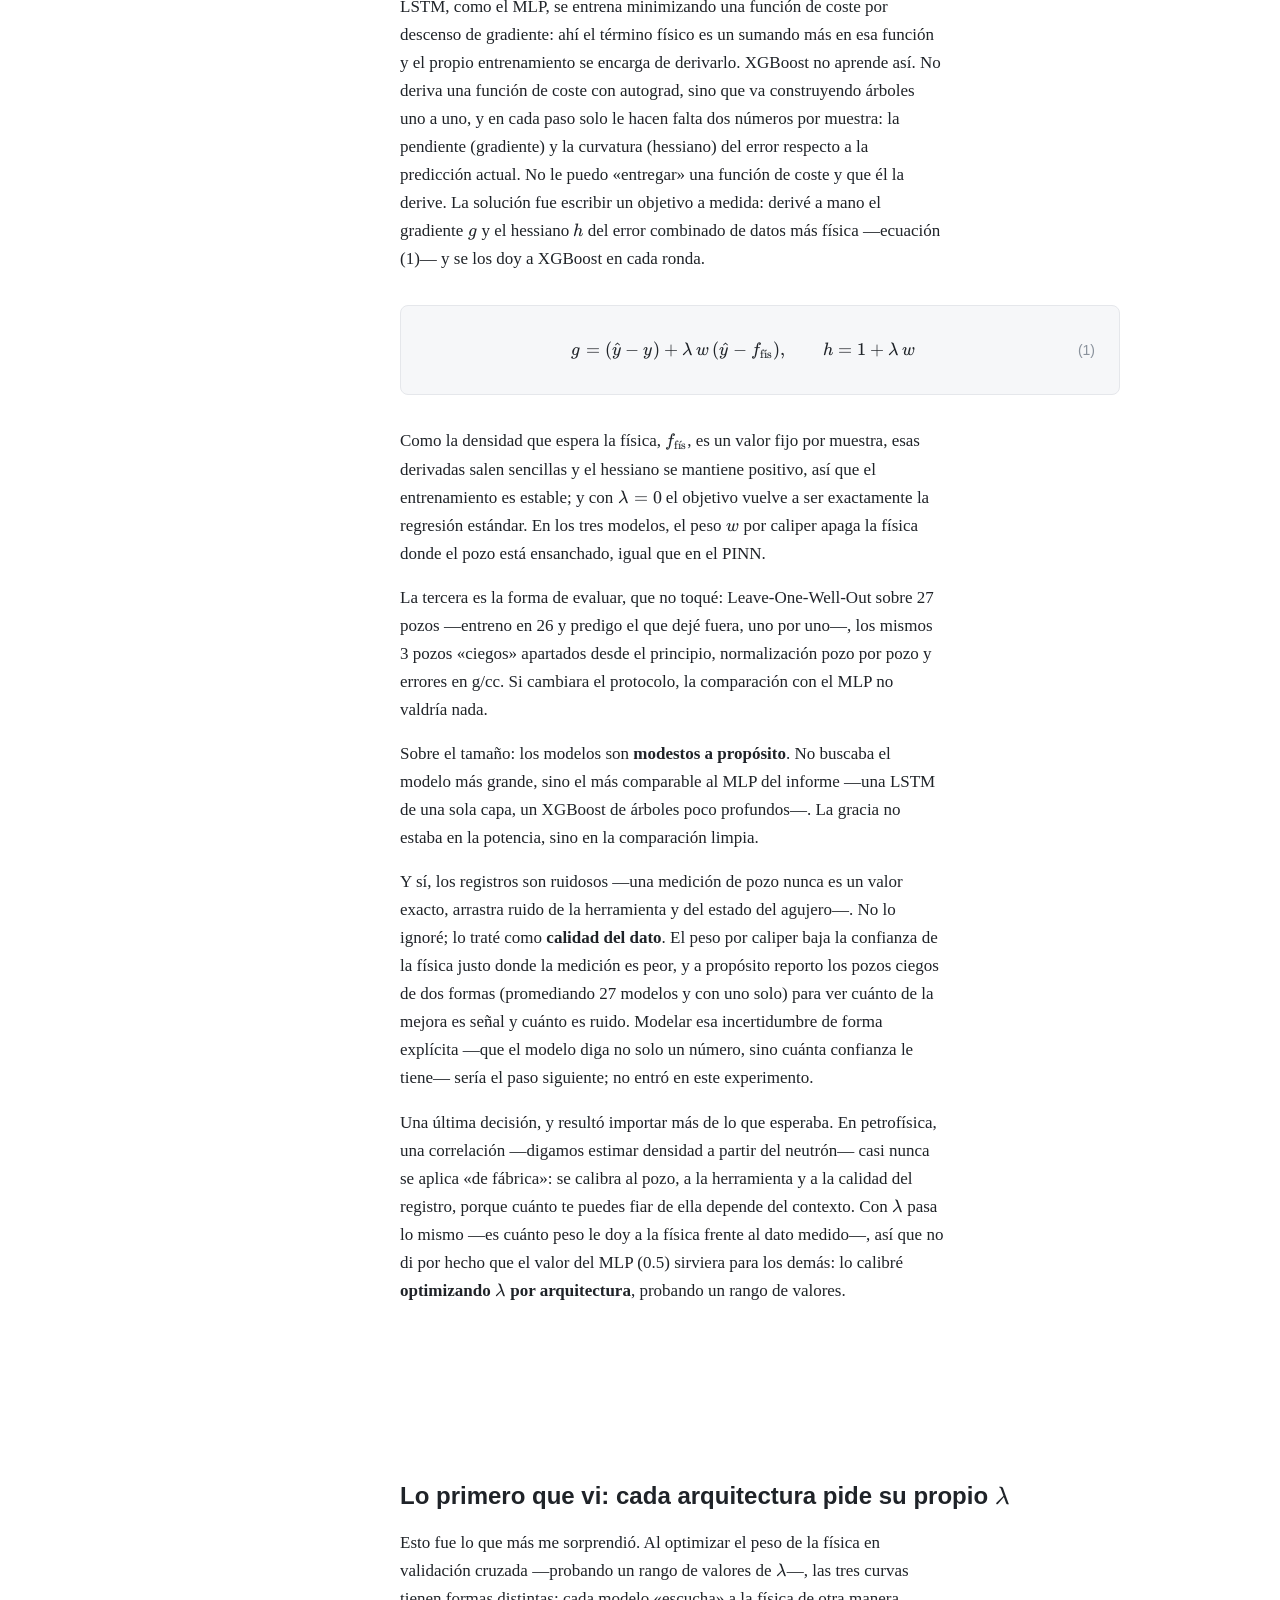
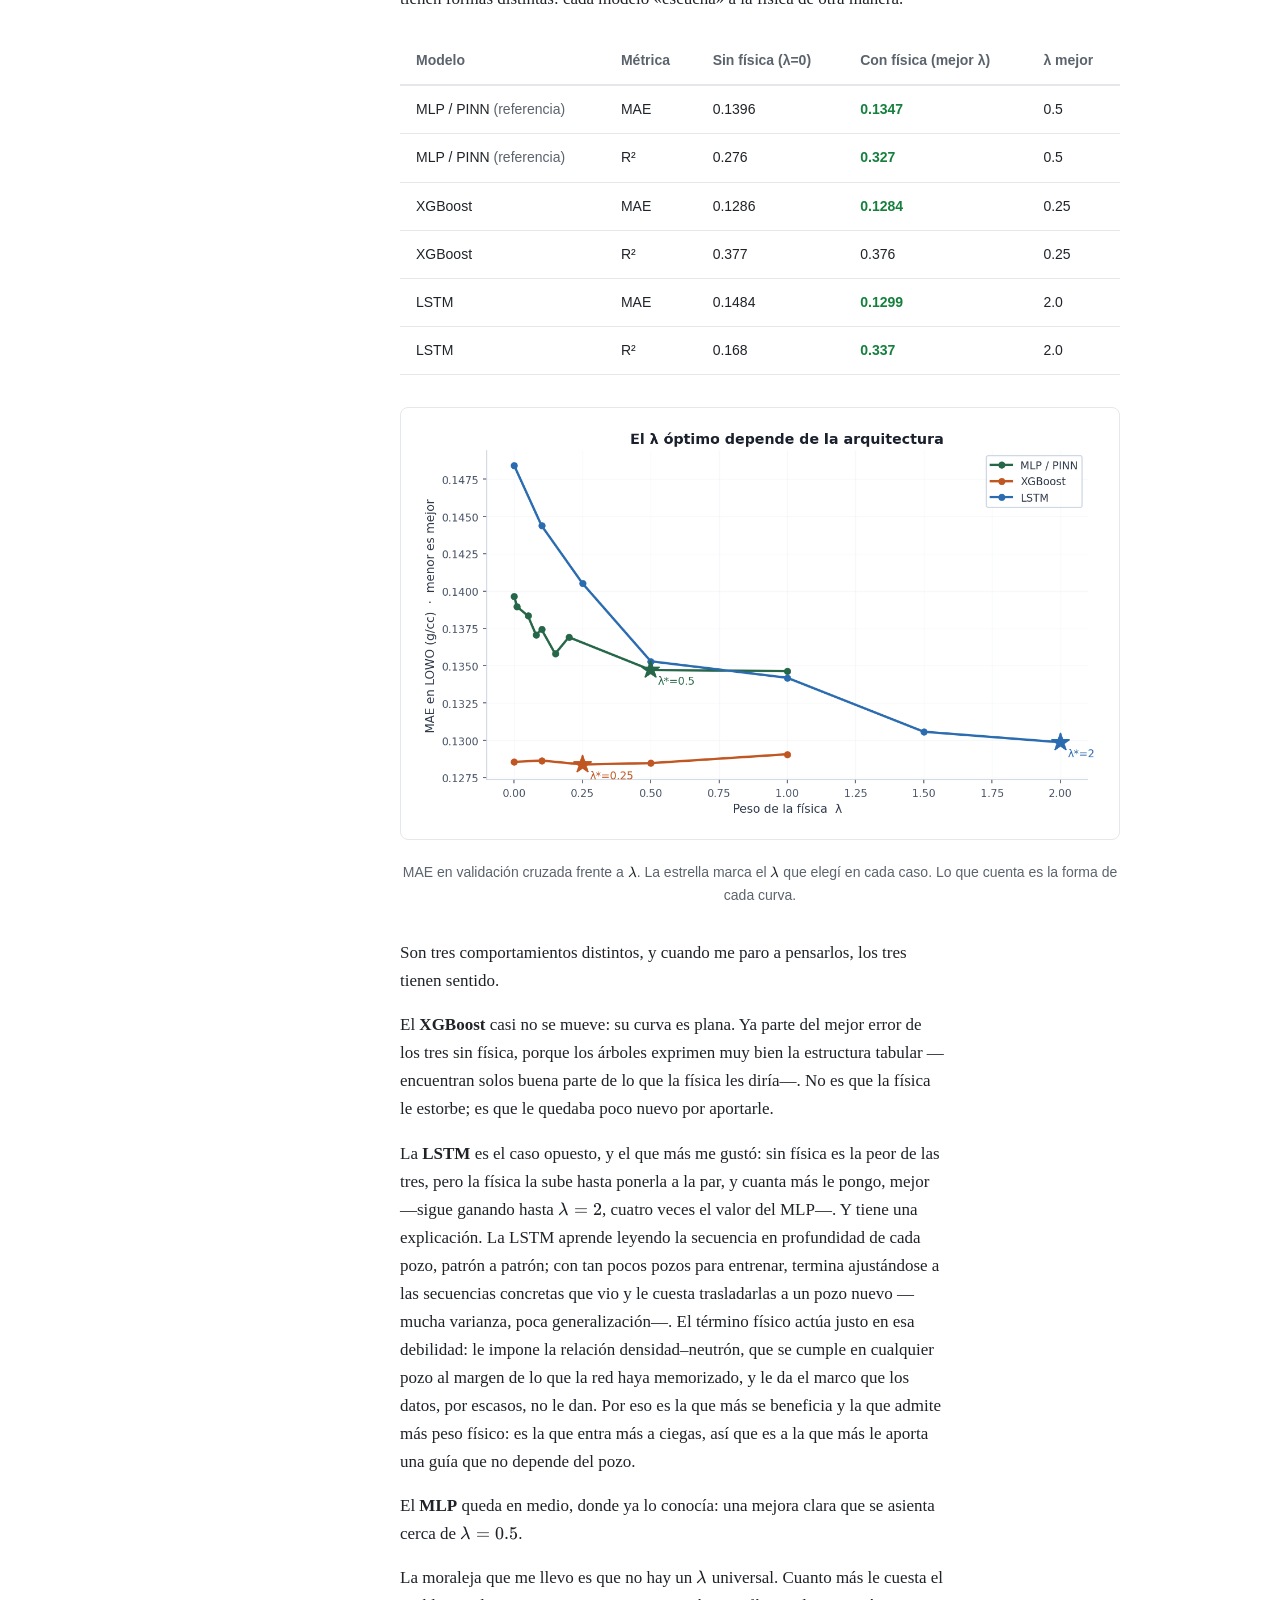
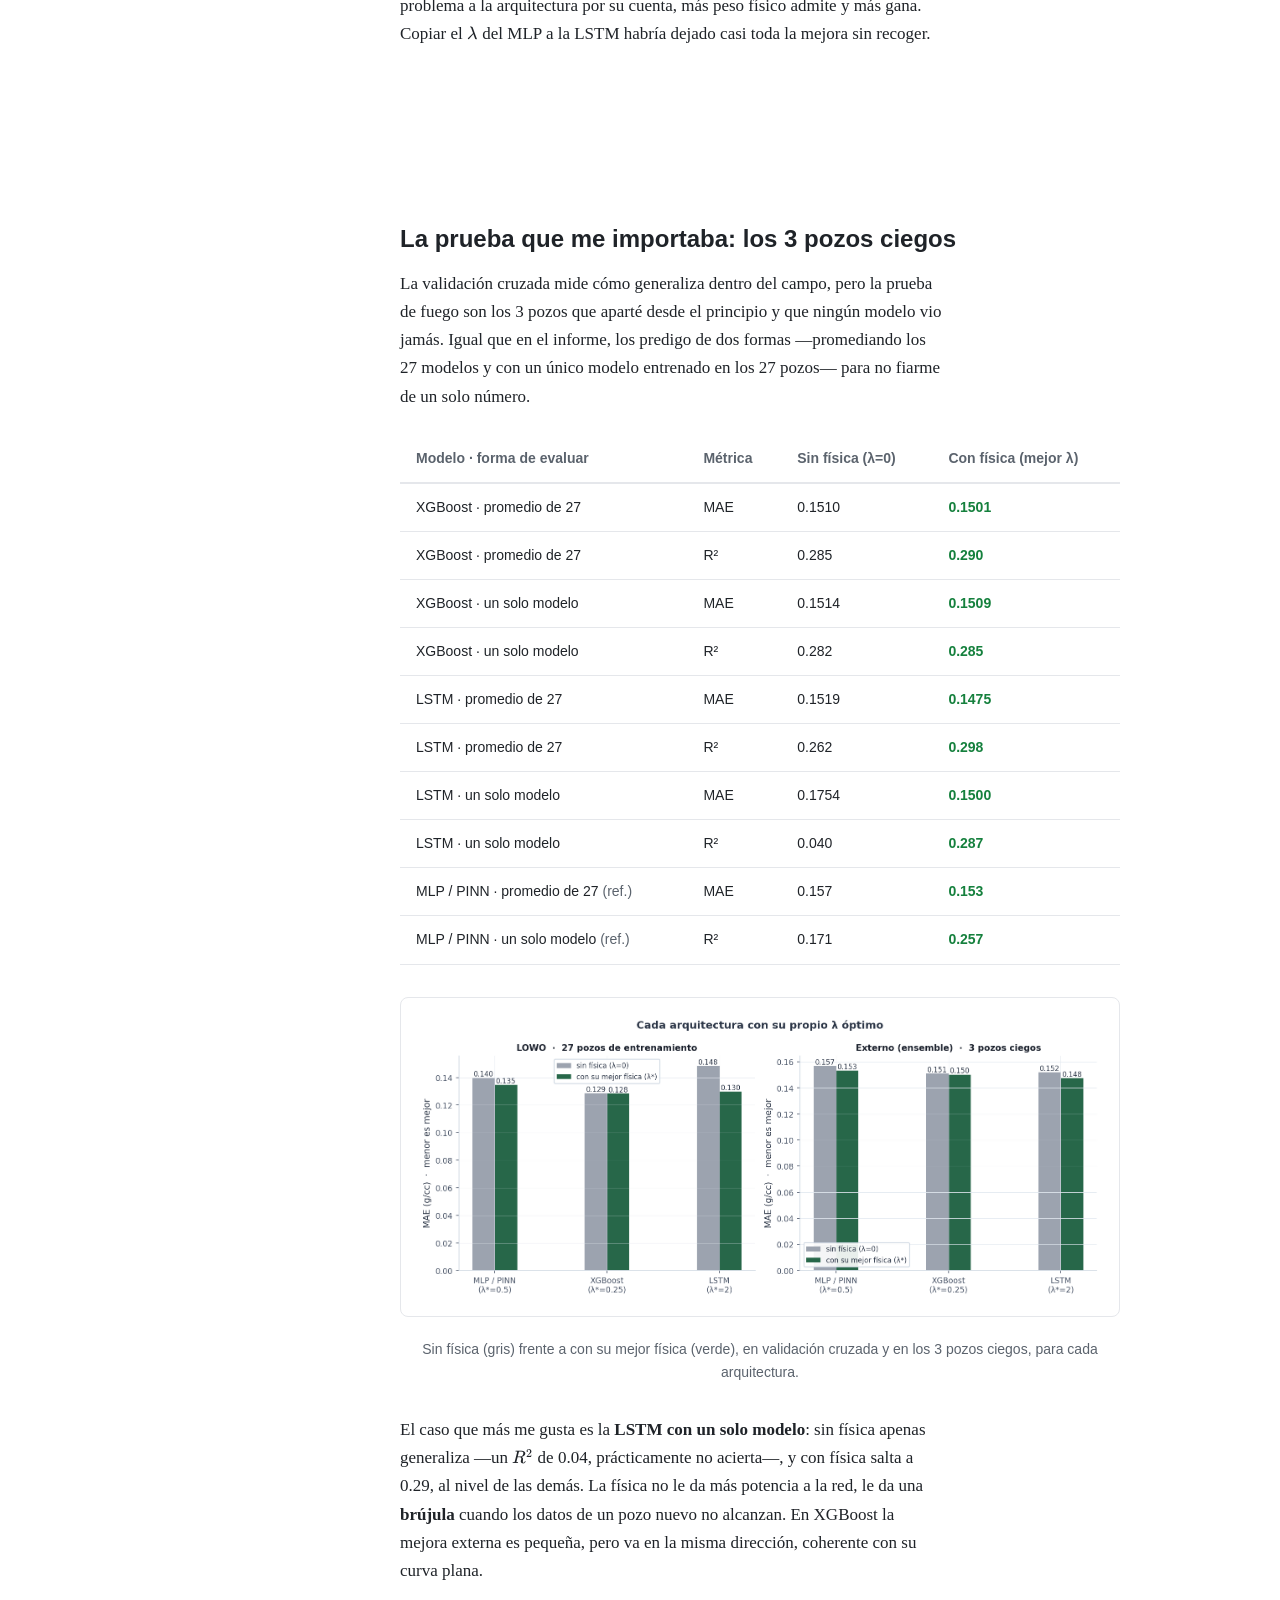
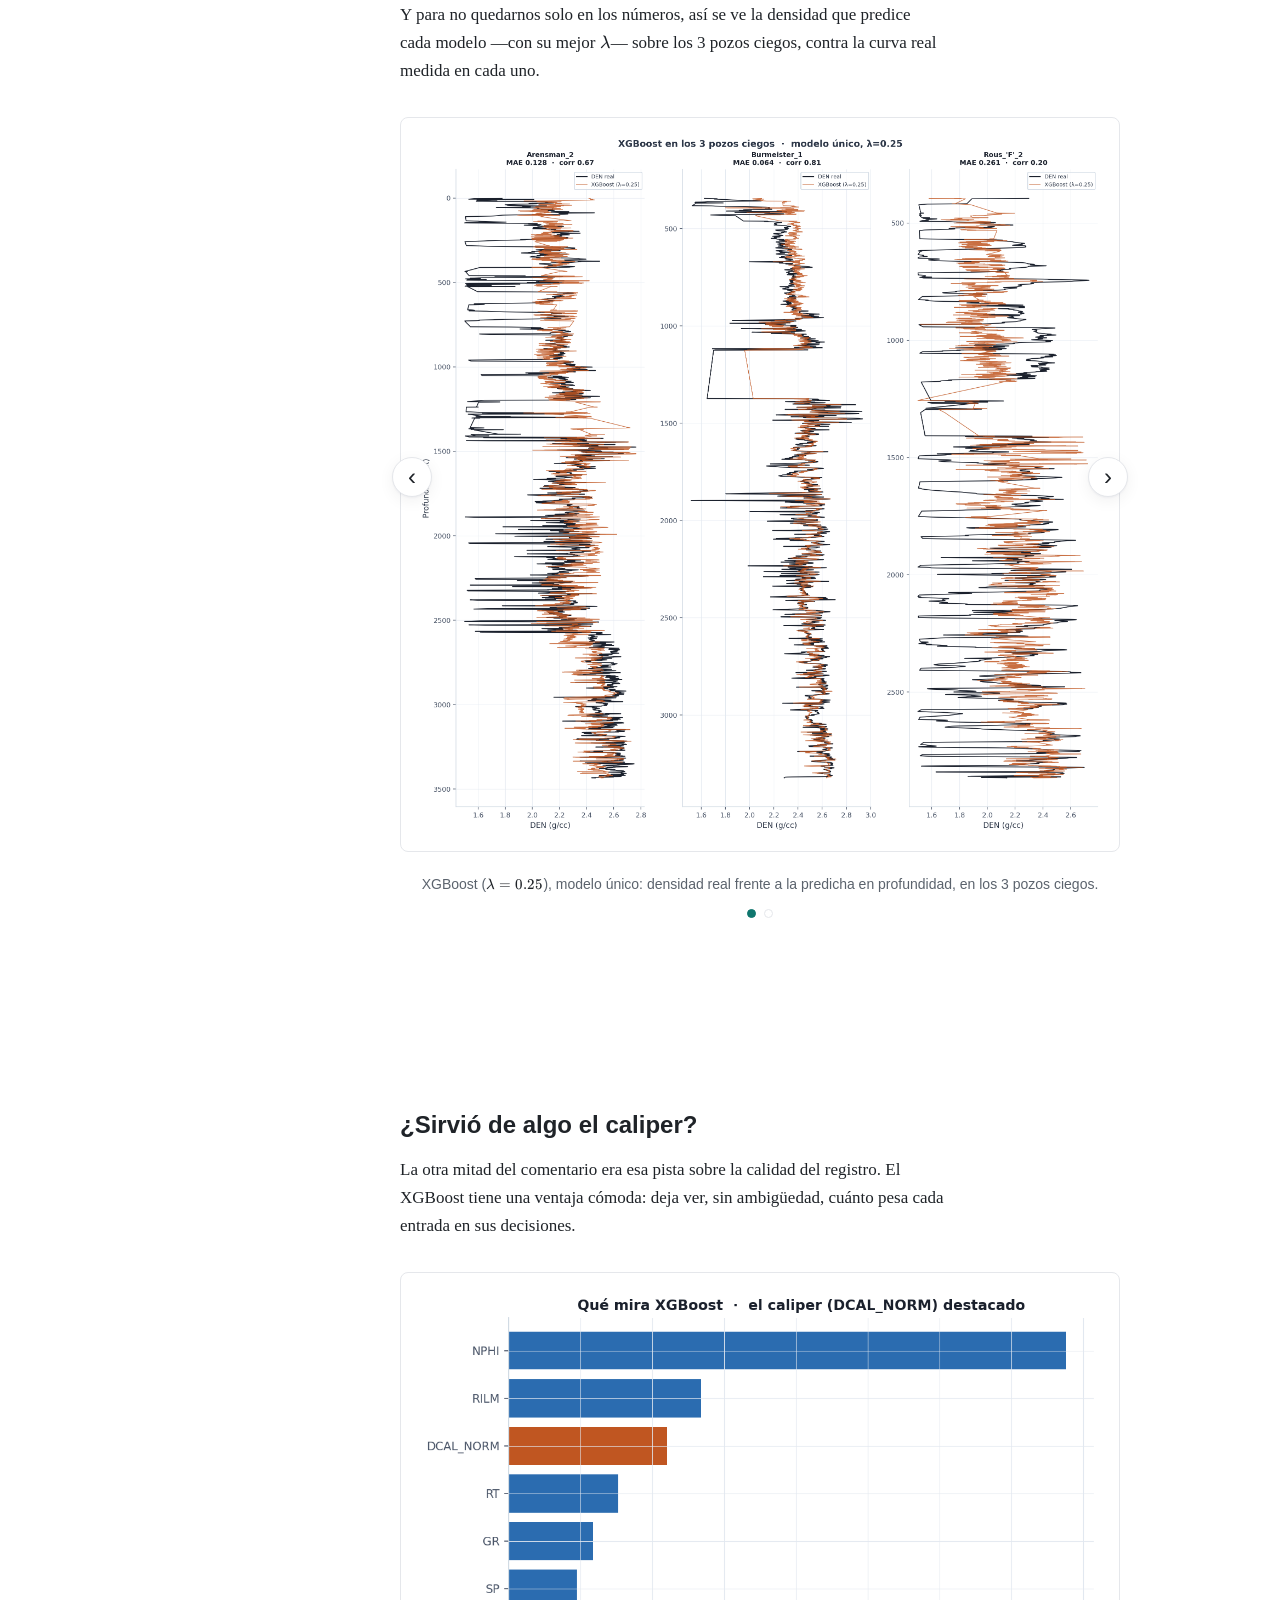
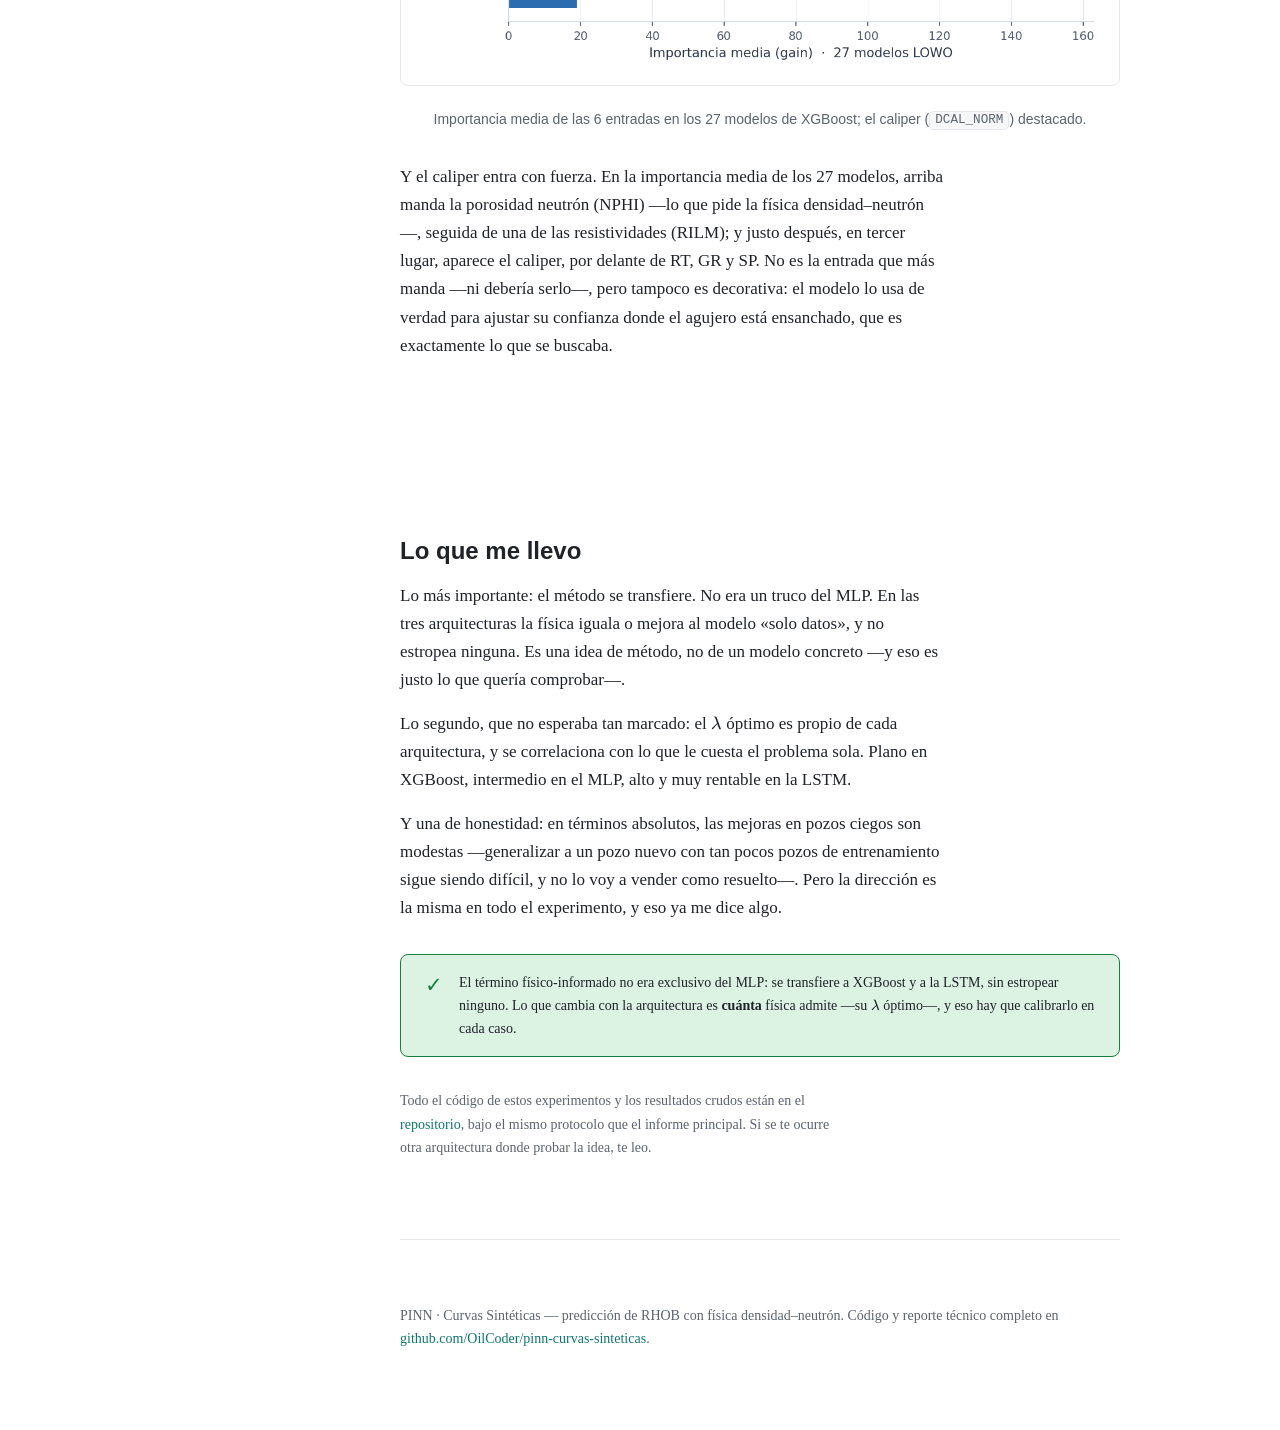
<file: docs/baselines.html>
<!DOCTYPE html>
<html lang="es" data-theme="light">
<head>
  <meta charset="UTF-8">
  <meta name="viewport" content="width=device-width, initial-scale=1.0">
  <title>Modelos alternativos · PINN Curvas Sintéticas</title>
  <meta name="description" content="Probé si el término físico que ayudó al MLP se transfiere a un XGBoost y a una LSTM (red neuronal recurrente), con el caliper como entrada nueva y optimizando λ por arquitectura. Mismo protocolo LOWO + 3 pozos ciegos del informe.">
  <link rel="stylesheet" href="assets/katex/katex.min.css">
  <link rel="stylesheet" href="assets/css/theme.css">
</head>
<body>
  <button class="theme-toggle" id="themeToggle" aria-label="Cambiar tema">◐</button>

  <!-- ============================ SIDEBAR (índice) ============================ -->
  <aside class="sidebar" id="sidebar">
    <p class="sidebar-title">Contenido</p>
    <nav>
      <a href="#pregunta">La pregunta</a>
      <a href="#metodo">El diseño del experimento</a>
      <a href="#lowo">Cada arquitectura, su λ</a>
      <a href="#externos">Los 3 pozos ciegos</a>
      <a href="#importancia">¿Sirvió el caliper?</a>
      <a href="#conclusiones">Lo que me llevo</a>
    </nav>
  </aside>

  <div class="shell">
  <!-- ============================ NAV ============================ -->
  <header class="topnav">
    <div class="inner">
      <button class="nav-toggle" id="sidebarToggle" aria-label="Mostrar u ocultar índice">☰</button>
      <a class="brand" href="index.html">PINN · Curvas Sintéticas</a>
      <nav class="tabs">
        <a href="index.html" class="tab">Informe</a>
        <a href="decisiones.html" class="tab">Decisiones de diseño</a>
        <a href="baselines.html" class="tab active">Modelos alternativos</a>
      </nav>
      <div class="spacer"></div>
      <a class="lang-toggle" href="baselines.en.html">EN</a>
      <a href="https://github.com/OilCoder/pinn-curvas-sinteticas">GitHub ↗</a>
    </div>
  </header>

  <!-- ============================ INTRO ============================ -->
  <section class="container section" id="pregunta">
    <p class="eyebrow">Extensión del método físico-informado</p>
    <h1>¿La física ayuda igual en otras arquitecturas?</h1>
    <p class="lead" style="max-width:64ch">
      Cuando publiqué el <a href="index.html">informe principal</a>,
      <a href="https://www.linkedin.com/in/jemiliano-flores/">José Emiliano Flores Pérez</a> comentó
      en LinkedIn dos ideas que me parecieron justas: probar el mismo truco físico en otros dos
      modelos —un XGBoost y una LSTM (una red neuronal recurrente)— y darle al modelo el diámetro del
      pozo, que mide el caliper, como pista de la calidad del registro. En vez de contestar con un
      «buena idea», me puse a medirlo.
    </p>
    <div class="grid grid-3" style="margin:var(--sp-8) 0">
      <div class="card stat"><div class="value">3</div><div class="label">arquitecturas probadas con el mismo método y protocolo</div></div>
      <div class="card stat"><div class="value">0.25 – 2.0</div><div class="label">λ óptimo · cambia con cada arquitectura</div></div>
      <div class="card stat"><div class="value">0.04 → 0.29</div><div class="label">R² de la LSTM en pozos ciegos, sin física → con física</div></div>
    </div>
    <p style="max-width:64ch">
      La pregunta que de verdad quería responder no es «¿cuál gana?». El MLP guiado por física que
      ya publiqué me sirve de <b>referencia</b>, no de rival. Lo que me intrigaba es más concreto:
      ese término físico que ayudó al MLP, ¿era algo particular de esa red, o se transfiere a otras
      arquitecturas? Para que la comparación valiera, lo corrí todo sobre el <b>mismo protocolo</b>
      del informe —los mismos pozos, la misma forma de evaluar—.
    </p>
    <p style="max-width:64ch">
      Hay una cosa que mantuve fija en las tres arquitecturas, porque es la columna vertebral del
      método: con <span>$\lambda=0$</span> —el peso de la física— cada modelo se reduce exactamente
      a su versión vanilla «solo datos». La física es un añadido sobre ese modelo, nunca una arquitectura
      distinta. Así, la mejora de <span>$\lambda=0$</span> a <span>$\lambda>0$</span> mide solo lo
      que aporta la física, sin nada más cambiando por debajo.
    </p>
  </section>

  <!-- ============================ MÉTODO ============================ -->
  <section class="container section" id="metodo">
    <h2>El diseño del experimento</h2>
    <p style="max-width:64ch">
      Quería que lo único que cambiara entre los tres modelos fuera la arquitectura y el peso de la
      física. Así que tres piezas son idénticas para los tres.
    </p>
    <p style="max-width:64ch">
      La primera es el <b>caliper</b> como entrada nueva. El comentario sugería un <i>flag</i> de mal
      estado del pozo —una marca de sí/no de «aquí hay derrumbe»—. Me gustó la idea, pero un flag
      obliga a decidir a mano a partir de qué diámetro cuento un tramo como <i>washout</i>, y ese
      umbral es discutible. Así que tomé un atajo más práctico: en vez de fabricar el flag, le doy
      directamente el caliper —el registro del diámetro del pozo— como sexta entrada (la llamo
      <code>DCAL_NORM</code>), y dejo que el modelo aprenda solo dónde el agujero ensanchado hace menos
      fiable la densidad. La misma señal, sin umbral inventado.
    </p>
    <p style="max-width:64ch">
      La segunda es el término físico —la relación densidad–neutrón que calibré con los datos en el
      informe—, que entra en cada modelo según cómo aprende. La LSTM, como el MLP, se entrena
      minimizando una función de coste por descenso de gradiente: ahí el término físico es un sumando
      más en esa función y el propio entrenamiento se encarga de derivarlo. XGBoost no aprende así. No
      deriva una función de coste con autograd, sino que va construyendo árboles uno a uno, y en cada
      paso solo le hacen falta dos números por muestra: la pendiente (gradiente) y la curvatura
      (hessiano) del error respecto a la predicción actual. No le puedo «entregar» una función de
      coste y que él la derive. La solución fue escribir un objetivo a medida: derivé a mano el
      gradiente <span>$g$</span> y el hessiano <span>$h$</span> del error combinado de datos más
      física —ecuación (1)— y se los doy a XGBoost en cada ronda.
    </p>
    <div class="equation">
      <div class="eq-body">$$g = (\hat y - y) + \lambda\,w\,(\hat y - f_\text{fís}), \qquad h = 1 + \lambda\,w$$</div>
      <span class="eq-number">(1)</span>
    </div>
    <p style="max-width:64ch">
      Como la densidad que espera la física, <span>$f_\text{fís}$</span>, es un valor fijo por muestra,
      esas derivadas salen sencillas y el hessiano se mantiene positivo, así que el entrenamiento es
      estable; y con <span>$\lambda=0$</span> el objetivo vuelve a ser exactamente la regresión
      estándar. En los tres modelos, el peso <span>$w$</span> por caliper apaga la física donde el pozo
      está ensanchado, igual que en el PINN.
    </p>
    <p style="max-width:64ch">
      La tercera es la forma de evaluar, que no toqué: Leave-One-Well-Out sobre 27 pozos —entreno en
      26 y predigo el que dejé fuera, uno por uno—, los mismos 3 pozos «ciegos» apartados desde el
      principio, normalización pozo por pozo y errores en g/cc. Si cambiara el protocolo, la
      comparación con el MLP no valdría nada.
    </p>
    <p style="max-width:64ch">
      Sobre el tamaño: los modelos son <b>modestos a propósito</b>. No buscaba el modelo más grande,
      sino el más comparable al MLP del informe —una LSTM de una sola capa, un XGBoost de árboles
      poco profundos—. La gracia no estaba en la potencia, sino en la comparación limpia.
    </p>
    <p style="max-width:64ch">
      Y sí, los registros son ruidosos —una medición de pozo nunca es un valor exacto, arrastra
      ruido de la herramienta y del estado del agujero—. No lo ignoré; lo traté como <b>calidad del
      dato</b>. El peso por caliper baja la confianza de la física justo donde la medición es peor, y
      a propósito reporto los pozos ciegos de dos formas (promediando 27 modelos y con uno solo) para
      ver cuánto de la mejora es señal y cuánto es ruido. Modelar esa incertidumbre de forma explícita
      —que el modelo diga no solo un número, sino cuánta confianza le tiene— sería el paso siguiente;
      no entró en este experimento.
    </p>
    <p style="max-width:64ch">
      Una última decisión, y resultó importar más de lo que esperaba. En petrofísica, una correlación
      —digamos estimar densidad a partir del neutrón— casi nunca se aplica «de fábrica»: se calibra al
      pozo, a la herramienta y a la calidad del registro, porque cuánto te puedes fiar de ella depende
      del contexto. Con <span>$\lambda$</span> pasa lo mismo —es cuánto peso le doy a la física frente
      al dato medido—, así que no di por hecho que el valor del MLP (0.5) sirviera para los demás: lo
      calibré <b>optimizando <span>$\lambda$</span> por arquitectura</b>, probando un rango de valores.
    </p>
  </section>

  <!-- ============================ LOWO ============================ -->
  <section class="container section" id="lowo">
    <h2>Lo primero que vi: cada arquitectura pide su propio <span>$\lambda$</span></h2>
    <p style="max-width:64ch">
      Esto fue lo que más me sorprendió. Al optimizar el peso de la física en validación cruzada
      —probando un rango de valores de <span>$\lambda$</span>—, las tres curvas tienen formas distintas:
      cada modelo «escucha» a la física de otra manera.
    </p>
    <table>
      <thead>
        <tr><th>Modelo</th><th>Métrica</th><th>Sin física (λ=0)</th><th>Con física (mejor λ)</th><th>λ mejor</th></tr>
      </thead>
      <tbody>
        <tr><td>MLP / PINN <span class="muted">(referencia)</span></td><td>MAE</td><td>0.1396</td><td class="good">0.1347</td><td>0.5</td></tr>
        <tr><td>MLP / PINN <span class="muted">(referencia)</span></td><td>R²</td><td>0.276</td><td class="good">0.327</td><td>0.5</td></tr>
        <tr><td>XGBoost</td><td>MAE</td><td>0.1286</td><td class="good">0.1284</td><td>0.25</td></tr>
        <tr><td>XGBoost</td><td>R²</td><td>0.377</td><td>0.376</td><td>0.25</td></tr>
        <tr><td>LSTM</td><td>MAE</td><td>0.1484</td><td class="good">0.1299</td><td>2.0</td></tr>
        <tr><td>LSTM</td><td>R²</td><td>0.168</td><td class="good">0.337</td><td>2.0</td></tr>
      </tbody>
    </table>
    <figure>
      <img src="assets/figures/alt_lambda_curves.png" alt="Error en LOWO frente a lambda para MLP, XGBoost y LSTM">
      <figcaption>MAE en validación cruzada frente a <span>$\lambda$</span>. La estrella marca el
        <span>$\lambda$</span> que elegí en cada caso. Lo que cuenta es la forma de cada curva.</figcaption>
    </figure>
    <p style="max-width:64ch">
      Son tres comportamientos distintos, y cuando me paro a pensarlos, los tres tienen sentido.
    </p>
    <p style="max-width:64ch">
      El <b>XGBoost</b> casi no se mueve: su curva es plana. Ya parte del mejor error de los tres sin
      física, porque los árboles exprimen muy bien la estructura tabular —encuentran solos buena
      parte de lo que la física les diría—. No es que la física le estorbe; es que le quedaba poco
      nuevo por aportarle.
    </p>
    <p style="max-width:64ch">
      La <b>LSTM</b> es el caso opuesto, y el que más me gustó: sin física es la peor de las tres,
      pero la física la sube hasta ponerla a la par, y cuanta más le pongo, mejor —sigue ganando hasta
      <span>$\lambda=2$</span>, cuatro veces el valor del MLP—. Y tiene una explicación. La LSTM
      aprende leyendo la secuencia en profundidad de cada pozo, patrón a patrón; con tan pocos pozos
      para entrenar, termina ajustándose a las secuencias concretas que vio y le cuesta trasladarlas a
      un pozo nuevo —mucha varianza, poca generalización—. El término físico actúa justo en esa
      debilidad: le impone la relación densidad–neutrón, que se cumple en cualquier pozo al margen de
      lo que la red haya memorizado, y le da el marco que los datos, por escasos, no le dan. Por eso es
      la que más se beneficia y la que admite más peso físico: es la que entra más a ciegas, así que es
      a la que más le aporta una guía que no depende del pozo.
    </p>
    <p style="max-width:64ch">
      El <b>MLP</b> queda en medio, donde ya lo conocía: una mejora clara que se asienta cerca de
      <span>$\lambda=0.5$</span>.
    </p>
    <p style="max-width:64ch">
      La moraleja que me llevo es que no hay un <span>$\lambda$</span> universal. Cuanto más le cuesta
      el problema a la arquitectura por su cuenta, más peso físico admite y más gana. Copiar el
      <span>$\lambda$</span> del MLP a la LSTM habría dejado casi toda la mejora sin recoger.
    </p>
  </section>

  <!-- ============================ EXTERNOS ============================ -->
  <section class="container section" id="externos">
    <h2>La prueba que me importaba: los 3 pozos ciegos</h2>
    <p style="max-width:64ch">
      La validación cruzada mide cómo generaliza dentro del campo, pero la prueba de fuego son los 3
      pozos que aparté desde el principio y que ningún modelo vio jamás. Igual que en el informe, los
      predigo de dos formas —promediando los 27 modelos y con un único modelo entrenado en los 27
      pozos— para no fiarme de un solo número.
    </p>
    <table>
      <thead>
        <tr><th>Modelo · forma de evaluar</th><th>Métrica</th><th>Sin física (λ=0)</th><th>Con física (mejor λ)</th></tr>
      </thead>
      <tbody>
        <tr><td>XGBoost · promedio de 27</td><td>MAE</td><td>0.1510</td><td class="good">0.1501</td></tr>
        <tr><td>XGBoost · promedio de 27</td><td>R²</td><td>0.285</td><td class="good">0.290</td></tr>
        <tr><td>XGBoost · un solo modelo</td><td>MAE</td><td>0.1514</td><td class="good">0.1509</td></tr>
        <tr><td>XGBoost · un solo modelo</td><td>R²</td><td>0.282</td><td class="good">0.285</td></tr>
        <tr><td>LSTM · promedio de 27</td><td>MAE</td><td>0.1519</td><td class="good">0.1475</td></tr>
        <tr><td>LSTM · promedio de 27</td><td>R²</td><td>0.262</td><td class="good">0.298</td></tr>
        <tr><td>LSTM · un solo modelo</td><td>MAE</td><td>0.1754</td><td class="good">0.1500</td></tr>
        <tr><td>LSTM · un solo modelo</td><td>R²</td><td>0.040</td><td class="good">0.287</td></tr>
        <tr><td>MLP / PINN · promedio de 27 <span class="muted">(ref.)</span></td><td>MAE</td><td>0.157</td><td class="good">0.153</td></tr>
        <tr><td>MLP / PINN · un solo modelo <span class="muted">(ref.)</span></td><td>R²</td><td>0.171</td><td class="good">0.257</td></tr>
      </tbody>
    </table>
    <figure>
      <img src="assets/figures/alt_lowo_external.png" alt="MAE y R² en LOWO y en pozos ciegos, sin física frente a con física, por arquitectura">
      <figcaption>Sin física (gris) frente a con su mejor física (verde), en validación cruzada y en
        los 3 pozos ciegos, para cada arquitectura.</figcaption>
    </figure>
    <p style="max-width:64ch">
      El caso que más me gusta es la <b>LSTM con un solo modelo</b>: sin física apenas generaliza —un
      <span>$R^2$</span> de 0.04, prácticamente no acierta—, y con física salta a 0.29, al nivel de
      las demás. La física no le da más potencia a la red, le da una <b>brújula</b> cuando los datos
      de un pozo nuevo no alcanzan. En XGBoost la mejora externa es pequeña, pero va en la misma
      dirección, coherente con su curva plana.
    </p>
    <p style="max-width:64ch">
      Y para no quedarnos solo en los números, así se ve la densidad que predice cada modelo —con su
      mejor <span>$\lambda$</span>— sobre los 3 pozos ciegos, contra la curva real medida en cada uno.
    </p>
    <div class="slider" data-slider>
      <div class="slider-viewport">
        <figure class="slider-slide active">
          <img src="assets/figures/alt_profiles_xgboost.png" alt="Densidad real frente a la predicha por XGBoost en los 3 pozos ciegos">
          <figcaption>XGBoost (<span>$\lambda=0.25$</span>), modelo único: densidad real frente a la
            predicha en profundidad, en los 3 pozos ciegos.</figcaption>
        </figure>
        <figure class="slider-slide">
          <img src="assets/figures/alt_profiles_lstm.png" alt="Densidad real frente a la predicha por la LSTM en los 3 pozos ciegos">
          <figcaption>LSTM (<span>$\lambda=2$</span>), modelo único: densidad real frente a la predicha
            en profundidad, en los 3 pozos ciegos. Burmeister_1 es el que mejor sigue; Rous_'F'_2, el más difícil.</figcaption>
        </figure>
      </div>
      <button class="slider-arrow prev" aria-label="Figura anterior">‹</button>
      <button class="slider-arrow next" aria-label="Figura siguiente">›</button>
      <div class="slider-dots"></div>
    </div>
  </section>

  <!-- ============================ IMPORTANCIA ============================ -->
  <section class="container section" id="importancia">
    <h2>¿Sirvió de algo el caliper?</h2>
    <p style="max-width:64ch">
      La otra mitad del comentario era esa pista sobre la calidad del registro. El XGBoost tiene una
      ventaja cómoda: deja ver, sin ambigüedad, cuánto pesa cada entrada en sus decisiones.
    </p>
    <figure>
      <img src="assets/figures/alt_xgb_importance.png" alt="Importancia de las features en XGBoost, con DCAL_NORM destacada">
      <figcaption>Importancia media de las 6 entradas en los 27 modelos de XGBoost; el caliper
        (<code>DCAL_NORM</code>) destacado.</figcaption>
    </figure>
    <p style="max-width:64ch">
      Y el caliper entra con fuerza. En la importancia media de los 27 modelos, arriba manda la
      porosidad neutrón (NPHI) —lo que pide la física densidad–neutrón—, seguida de una de las
      resistividades (RILM); y justo después, en tercer lugar, aparece el caliper, por delante de RT,
      GR y SP. No es la entrada que más manda —ni debería serlo—, pero tampoco es decorativa: el
      modelo lo usa de verdad para ajustar su confianza donde el agujero está ensanchado, que es
      exactamente lo que se buscaba.
    </p>
  </section>

  <!-- ============================ CONCLUSIONES ============================ -->
  <section class="container section" id="conclusiones">
    <h2>Lo que me llevo</h2>
    <p style="max-width:64ch">
      Lo más importante: el método se transfiere. No era un truco del MLP. En las tres arquitecturas
      la física iguala o mejora al modelo «solo datos», y no estropea ninguna. Es una idea de método,
      no de un modelo concreto —y eso es justo lo que quería comprobar—.
    </p>
    <p style="max-width:64ch">
      Lo segundo, que no esperaba tan marcado: el <span>$\lambda$</span> óptimo es propio de cada
      arquitectura, y se correlaciona con lo que le cuesta el problema sola. Plano en XGBoost,
      intermedio en el MLP, alto y muy rentable en la LSTM.
    </p>
    <p style="max-width:64ch">
      Y una de honestidad: en términos absolutos, las mejoras en pozos ciegos son modestas
      —generalizar a un pozo nuevo con tan pocos pozos de entrenamiento sigue siendo difícil, y no lo
      voy a vender como resuelto—. Pero la dirección es la misma en todo el experimento, y eso ya me
      dice algo.
    </p>
    <div class="takeaway">
      <span class="icon">✓</span>
      <span class="body">El término físico-informado no era exclusivo del MLP: se transfiere a XGBoost
        y a la LSTM, sin estropear ninguno. Lo que cambia con la arquitectura es <b>cuánta</b> física
        admite —su <span>$\lambda$</span> óptimo—, y eso hay que calibrarlo en cada caso.</span>
    </div>
    <p class="muted" style="max-width:64ch; font-size:var(--fs-small)">
      Todo el código de estos experimentos y los resultados crudos están en el
      <a href="https://github.com/OilCoder/pinn-curvas-sinteticas">repositorio</a>, bajo el mismo
      protocolo que el informe principal. Si se te ocurre otra arquitectura donde probar la idea, te leo.
    </p>
  </section>

  <!-- ============================ FOOTER ============================ -->
  <footer class="container section" style="border-top:1px solid var(--border)">
    <p class="muted" style="font-size:var(--fs-small)">
      PINN · Curvas Sintéticas — predicción de RHOB con física densidad–neutrón.
      Código y reporte técnico completo en
      <a href="https://github.com/OilCoder/pinn-curvas-sinteticas">github.com/OilCoder/pinn-curvas-sinteticas</a>.
    </p>
  </footer>
  </div><!-- /shell -->

  <script defer src="assets/katex/katex.min.js"></script>
  <script defer src="assets/katex/contrib/auto-render.min.js"></script>
  <script>window.addEventListener("DOMContentLoaded",function(){renderMathInElement(document.body,{delimiters:[{left:"$$",right:"$$",display:true},{left:"$",right:"$",display:false}],throwOnError:false});});</script>
  <script>
    // Theme toggle: explicit choice persisted; defaults to OS preference.
    (function () {
      const root = document.documentElement;
      const saved = localStorage.getItem("theme");
      if (saved) root.setAttribute("data-theme", saved);
      document.getElementById("themeToggle").addEventListener("click", function () {
        const current = root.getAttribute("data-theme") === "dark" ? "light" : "dark";
        root.setAttribute("data-theme", current);
        localStorage.setItem("theme", current);
      });
    })();
  </script>
  <script>
    // Collapsible left sidebar (table of contents) + active-section highlight.
    (function () {
      const root = document.documentElement;
      const sidebar = document.getElementById("sidebar");
      const toggle = document.getElementById("sidebarToggle");
      if (!sidebar || !toggle) return;
      const isMobile = function () { return window.matchMedia("(max-width: 900px)").matches; };
      if (isMobile() || localStorage.getItem("sidebar") === "collapsed") {
        root.classList.add("sidebar-collapsed");
      }
      toggle.addEventListener("click", function () {
        root.classList.toggle("sidebar-collapsed");
        if (!isMobile()) {
          localStorage.setItem(
            "sidebar",
            root.classList.contains("sidebar-collapsed") ? "collapsed" : "open"
          );
        }
      });
      const links = Array.from(sidebar.querySelectorAll("nav a"));
      links.forEach(function (a) {
        a.addEventListener("click", function () {
          if (isMobile()) root.classList.add("sidebar-collapsed");
        });
      });
      const sections = links
        .map(function (a) { return document.querySelector(a.getAttribute("href")); })
        .filter(Boolean);
      function onScroll() {
        let current = sections[0];
        for (const s of sections) {
          if (s.getBoundingClientRect().top <= 120) current = s;
        }
        links.forEach(function (a) {
          a.classList.toggle("active", a.getAttribute("href") === "#" + current.id);
        });
      }
      window.addEventListener("scroll", onScroll, { passive: true });
      onScroll();
    })();
  </script>
  <script>
    // Lightweight figure slider: one slide at a time, arrows (wrap) + dots.
    (function () {
      document.querySelectorAll("[data-slider]").forEach(function (slider) {
        const slides = Array.from(slider.querySelectorAll(".slider-slide"));
        if (slides.length < 2) return;
        const dots = slider.querySelector(".slider-dots");
        let i = 0;
        function go(n) {
          i = (n + slides.length) % slides.length;
          slides.forEach(function (s, k) { s.classList.toggle("active", k === i); });
          Array.from(dots.children).forEach(function (d, k) { d.classList.toggle("active", k === i); });
        }
        slides.forEach(function (_, k) {
          const d = document.createElement("button");
          d.className = "slider-dot" + (k === 0 ? " active" : "");
          d.setAttribute("aria-label", "Ver figura " + (k + 1));
          d.addEventListener("click", function () { go(k); });
          dots.appendChild(d);
        });
        slider.querySelector(".slider-arrow.prev").addEventListener("click", function () { go(i - 1); });
        slider.querySelector(".slider-arrow.next").addEventListener("click", function () { go(i + 1); });
      });
    })();
  </script>
</body>
</html>
</file>
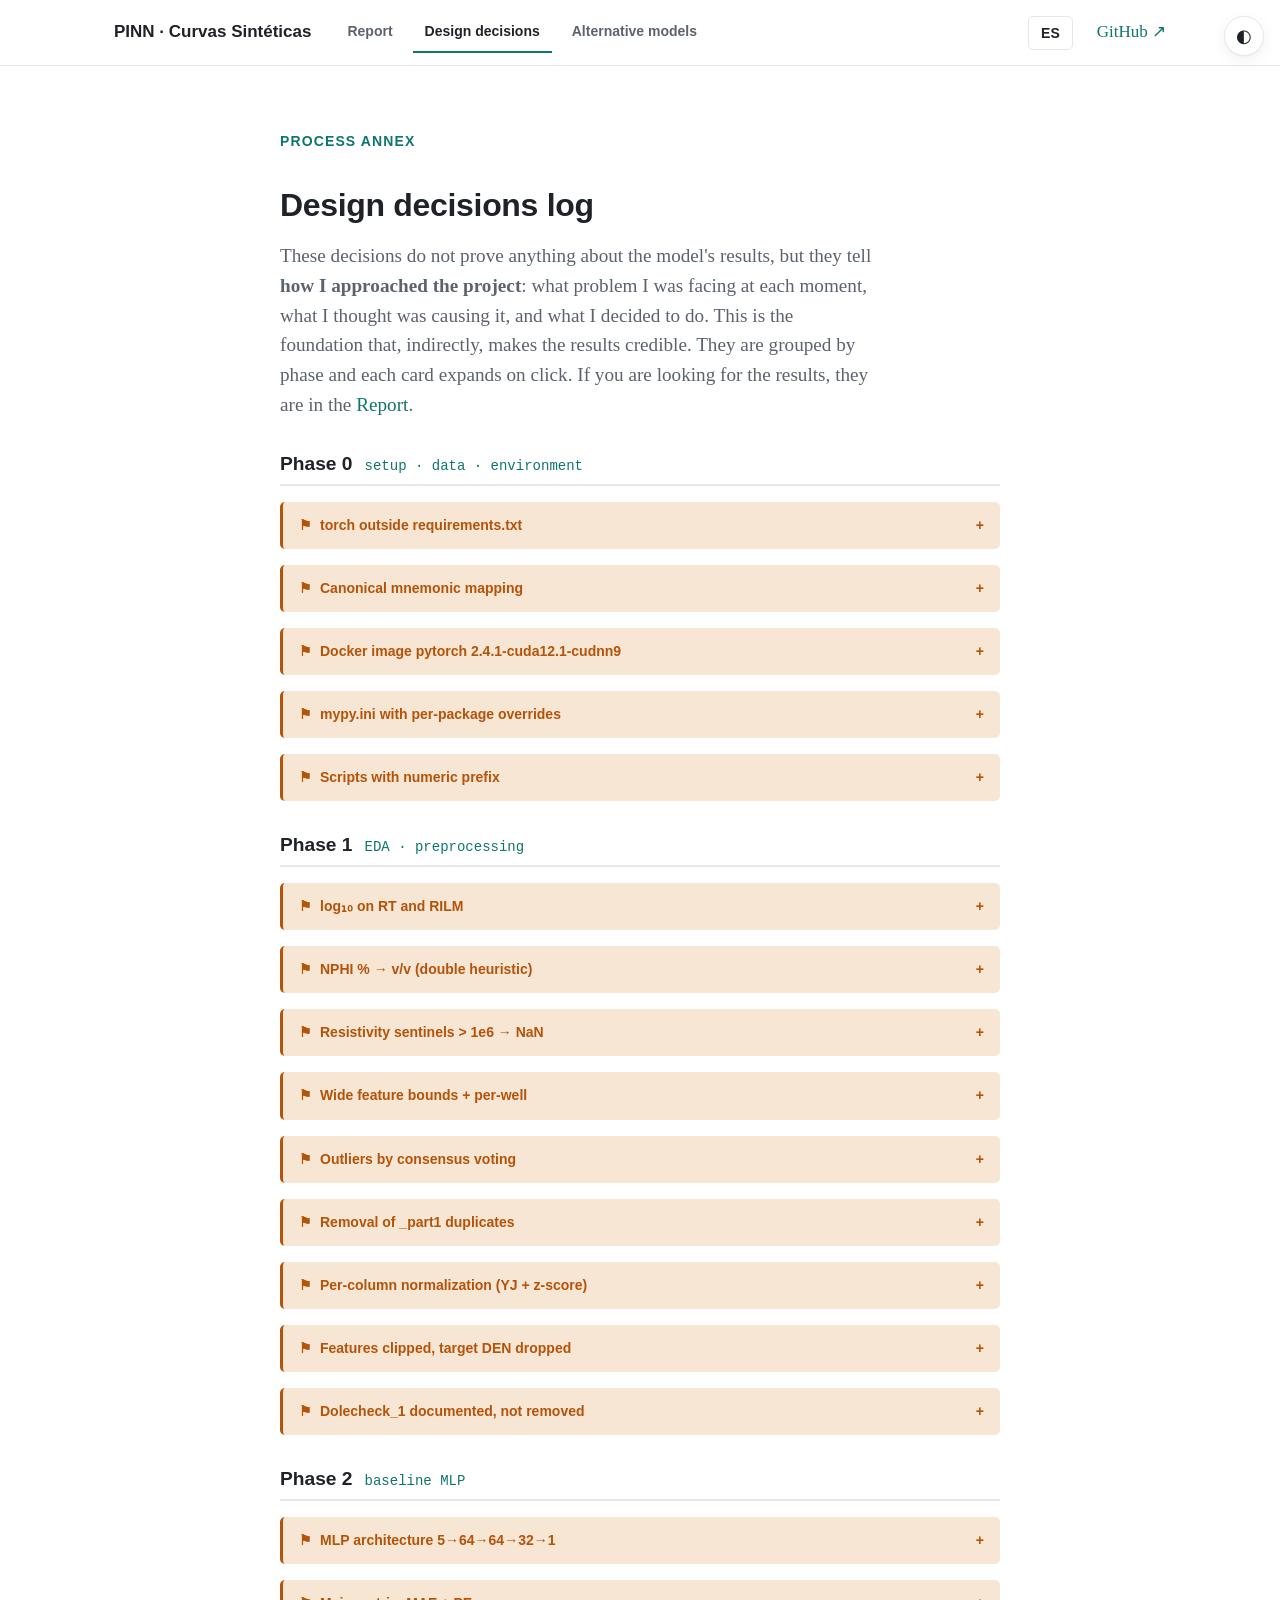
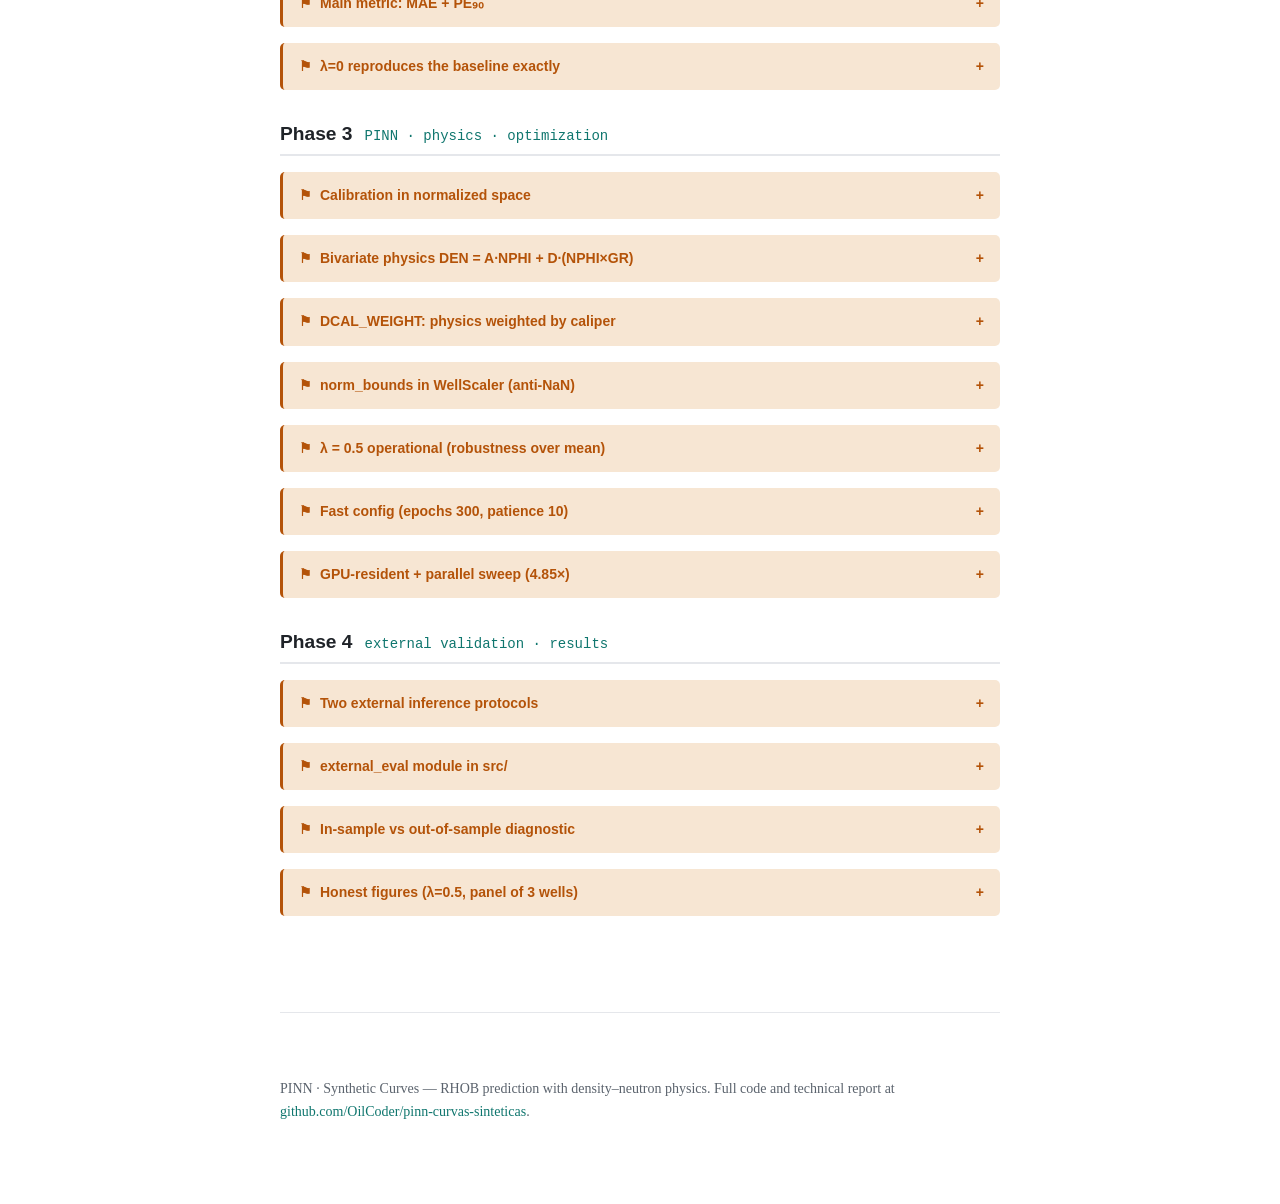
<file: docs/decisiones.en.html>
<!DOCTYPE html>
<html lang="en" data-theme="light">
<head>
  <meta charset="UTF-8">
  <meta name="viewport" content="width=device-width, initial-scale=1.0">
  <title>Design decisions · PINN Synthetic Curves</title>
  <meta name="description" content="Exhaustive record of the design decisions of the PINN Synthetic Curves project, grouped by phase: setup, EDA and preprocessing, baseline, PINN and external validation.">
  <link rel="stylesheet" href="assets/katex/katex.min.css">
  <link rel="stylesheet" href="assets/css/theme.css">
</head>
<body>
  <button class="theme-toggle" id="themeToggle" aria-label="Toggle theme">◐</button>

  <!-- ============================ NAV ============================ -->
  <header class="topnav">
    <div class="inner">
      <a class="brand" href="index.en.html">PINN · Curvas Sintéticas</a>
      <nav class="tabs">
        <a href="index.en.html" class="tab">Report</a>
        <a href="decisiones.en.html" class="tab active">Design decisions</a>
        <a href="baselines.en.html" class="tab">Alternative models</a>
      </nav>
      <div class="spacer"></div>
      <a class="lang-toggle" href="decisiones.html">ES</a>
      <a href="https://github.com/OilCoder/pinn-curvas-sinteticas">GitHub ↗</a>
    </div>
  </header>

  <!-- ============================ REGISTRO ============================ -->
  <section class="container section" id="decisiones">
    <p class="eyebrow">Process annex</p>
    <h1>Design decisions log</h1>
    <p class="lead" style="max-width:62ch">
      These decisions do not prove anything about the model's results, but they tell <b>how I approached the project</b>: what problem I was facing at each moment, what I thought was causing it, and what I decided to do. This is the foundation that, indirectly, makes the results credible. They are grouped by phase and each card expands on click. If you are looking for the results, they are in the <a href="index.en.html">Report</a>.
    </p>

    <div class="phase-block">
      <h3>Phase 0 <span class="tag">setup · data · environment</span></h3>
      <details class="decision"><summary>torch outside requirements.txt</summary><div class="body">
        <p><b>Why:</b> the base image <code>pytorch/pytorch:*-cuda*</code> already includes CUDA torch; listing it would install the CPU version on top.</p>
        <p class="meta">2026-05-28</p></div></details>
      <details class="decision"><summary>Canonical mnemonic mapping</summary><div class="body">
        <p><b>Choice:</b> RILD→RT, CNLS/CNPOR→NPHI, RHOB→DEN at load time.</p>
        <p><b>Why:</b> Kraft Prusa uses CNLS for neutron; mapping to canonical names avoids multiplying variants downstream.</p>
        <p class="meta">2026-05-28</p></div></details>
      <details class="decision"><summary>Docker image pytorch 2.4.1-cuda12.1-cudnn9</summary><div class="body">
        <p><b>Why:</b> PyTorch 2.4.x switched to cudnn9; the cudnn8 tag does not exist (found when building).</p>
        <p class="meta">2026-05-28</p></div></details>
      <details class="decision"><summary>mypy.ini with per-package overrides</summary><div class="body">
        <p><b>Choice:</b> central configuration + <code>assert is not None</code> instead of scattered <code>type: ignore</code>.</p>
        <p><b>Why:</b> keeps the code free of tooling annotations and documents invariants.</p>
        <p class="meta">2026-05-28</p></div></details>
      <details class="decision"><summary>Scripts with numeric prefix</summary><div class="body">
        <p><b>Why:</b> the <code>file-naming.md</code> convention requires <code>NN_&lt;name&gt;.py</code> for execution order.</p>
        <p class="meta">2026-05-28</p></div></details>
    </div>

    <div class="phase-block">
      <h3>Phase 1 <span class="tag">EDA · preprocessing</span></h3>
      <details class="decision"><summary>log₁₀ on RT and RILM</summary><div class="body">
        <p><b>Why:</b> resistivity is log-normal by physics; log₁₀ linearizes the range (1–10⁴ Ohm·m) and improves the gradient. It is a domain transformation, not just normalization.</p>
        <p class="meta">2026-05-28</p></div></details>
      <details class="decision"><summary>NPHI % → v/v (double heuristic)</summary><div class="body">
        <p><b>Choice:</b> divide by 100 if the unit contains "%" or the median &gt; 1.5.</p>
        <p><b>Why:</b> Kraft Prusa stores CNLS in %; the double guard works even with an empty unit field.</p>
        <p class="meta">2026-05-29</p></div></details>
      <details class="decision"><summary>Resistivity sentinels &gt; 1e6 → NaN</summary><div class="body">
        <p><b>Why:</b> old KGS tools encode nulls as 1e9/1e11 Ohm·m; the classic sentinels (−9999) do not catch them.</p>
        <p class="meta">2026-05-29</p></div></details>
      <details class="decision"><summary>Wide feature bounds + per-well</summary><div class="body">
        <p><b>Why:</b> narrow bounds left wells with SP on an absolute scale (0–666 mV) empty; per-well normalization absorbs those offsets.</p>
        <p class="meta">2026-05-29</p></div></details>
      <details class="decision"><summary>Outliers by consensus voting</summary><div class="body">
        <p><b>Choice:</b> 5 detectors (MAD, IQR, Z, percentile, Isolation Forest), ≥2 → interpolation.</p>
        <p><b>Why:</b> fixed clipping eliminated 100% of rows in wells with systematic anomalies.</p>
        <p class="meta">2026-05-31</p></div></details>
      <details class="decision"><summary>Removal of _part1 duplicates</summary><div class="body">
        <p><b>Choice:</b> delete <code>Weber_'A'_13_part1</code> and <code>Frees-Burmeister_13_part1</code>.</p>
        <p><b>Why:</b> byte-for-byte identical to their versions without the suffix (duplicate download from KGS) → 30 unique wells, 27 train, 27 folds.</p>
        <p class="meta">2026-05-31</p></div></details>
      <details class="decision"><summary>Per-column normalization (YJ + z-score)</summary><div class="body">
        <p><b>Choice:</b> Yeo-Johnson for GR/SP/DEN (skewed), z-score for RT/RILM/NPHI (symmetric).</p>
        <p><b>Why:</b> choosing the normalizer based on empirical skewness raised the physical $R^2$ from 0.125 to 0.329.</p>
        <p><b>Alternative:</b> uniform min-max (MAE 0.183) and Yeo-Johnson for everything.</p>
        <p class="meta">2026-06-02</p></div></details>
      <details class="decision"><summary>Features clipped, target DEN dropped</summary><div class="body">
        <p><b>Why:</b> a noisy feature is recoverable; a false DEN (washout 1.0, error 4.0) cannot be used as a target.</p>
        <p class="meta">2026-05-29</p></div></details>
      <details class="decision"><summary>Dolecheck_1 documented, not removed</summary><div class="body">
        <p><b>Why:</b> it has NPHI out of range (0.81–5.69 v/v); it is kept clipped and documented as an anomalous case.</p>
        <p class="meta">2026-05-29</p></div></details>
    </div>

    <div class="phase-block">
      <h3>Phase 2 <span class="tag">baseline MLP</span></h3>
      <details class="decision"><summary>MLP architecture 5→64→64→32→1</summary><div class="body">
        <p><b>Why:</b> sufficient capacity for ~5k samples per fold without overfitting; Adam + MSE + early stopping.</p>
        <p class="meta">2026-05-29</p></div></details>
      <details class="decision"><summary>Main metric: MAE + PE₉₀</summary><div class="body">
        <p><b>Why:</b> $R^2$ is distorted by outlier wells in a heterogeneous dataset; MAE is more interpretable for the domain.</p>
        <p class="meta">2026-05-31</p></div></details>
      <details class="decision"><summary>λ=0 reproduces the baseline exactly</summary><div class="body">
        <p><b>Why:</b> control condition — the physical term cancels and only the data error remains; guarantees an honest comparison.</p>
        <p class="meta">2026-05-29</p></div></details>
    </div>

    <div class="phase-block">
      <h3>Phase 3 <span class="tag">PINN · physics · optimization</span></h3>
      <details class="decision"><summary>Calibration in normalized space</summary><div class="body">
        <p><b>Choice:</b> fit the physical coefficients on post-normalization data, not raw.</p>
        <p><b>Why:</b> $R^2$ rises from 0.125 to 0.329; with Yeo-Johnson+standardize the intercept B=0 by construction (both variables centered at 0).</p>
        <p class="meta">2026-06-02</p></div></details>
      <details class="decision"><summary>Bivariate physics DEN = A·NPHI + D·(NPHI×GR)</summary><div class="body">
        <p><b>Why:</b> the interaction term captures clay content (high GR attenuates the density–neutron slope); $R^2$ 0.330 → 0.338.</p>
        <p><b>Alternative:</b> univariate DEN = A·NPHI.</p>
        <p class="meta">2026-06-03</p></div></details>
      <details class="decision"><summary>DCAL_WEIGHT: physics weighted by caliper</summary><div class="body">
        <p><b>Why:</b> turns off the physics in washout (w→0), making it safe to apply with high λ; produces monotonic improvement up to ≈0.5.</p>
        <p><b>Alternative:</b> uniform physics — degraded wells with washout.</p>
        <p class="meta">2026-06-03</p></div></details>
      <details class="decision"><summary>norm_bounds in WellScaler (anti-NaN)</summary><div class="body">
        <p><b>Why:</b> Yeo-Johnson with negative lambda has a finite domain; clipping predictions to the well's observed range before inverting avoids NaN (affected 13/27 folds).</p>
        <p><b>Alternative:</b> clip to ±5σ hardcoded — less precise than the well's actual range.</p>
        <p class="meta">2026-06-02</p></div></details>
      <details class="decision"><summary>λ = 0.5 operational (robustness over mean)</summary><div class="body">
        <p><b>Why:</b> λ=1.0 lowers the mean MAE but improves only 16 of 27 wells; λ=0.5 improves 22 of 27 capturing almost all the gain.</p>
        <p class="meta">2026-06-03</p></div></details>
      <details class="decision"><summary>Fast config (epochs 300, patience 10)</summary><div class="body">
        <p><b>Why:</b> the bottleneck was patience (post-improvement waiting), not the architecture; cuts the fold time 3× without quality loss.</p>
        <p class="meta">2026-06-02</p></div></details>
      <details class="decision"><summary>GPU-resident + parallel sweep (4.85×)</summary><div class="body">
        <p><b>Why:</b> measured — preprocessing 7%, GPU at 47% starved by per-batch overhead. Data in VRAM (2.18×) + 3 concurrent (GPU 90%) = 4.85×.</p>
        <p><b>Alternative:</b> cache preprocessing (high effort, 7% gain).</p>
        <p class="meta">2026-06-03</p></div></details>
    </div>

    <div class="phase-block">
      <h3>Phase 4 <span class="tag">external validation · results</span></h3>
      <details class="decision"><summary>Two external inference protocols</summary><div class="body">
        <p><b>Why:</b> ensemble (27 LOWO) + single model as a robustness analysis; the PINN improves in both → real advantage, not an ensemble artifact.</p>
        <p class="meta">2026-06-03</p></div></details>
      <details class="decision"><summary>external_eval module in src/</summary><div class="body">
        <p><b>Why:</b> the external inference logic is used by 3 scripts (08, 09, 10); by convention it lives in <code>src/</code> with tests.</p>
        <p class="meta">2026-06-03</p></div></details>
      <details class="decision"><summary>In-sample vs out-of-sample diagnostic</summary><div class="body">
        <p><b>Why:</b> distinguishes capacity (0.88 in-sample) from generalization; the architecture is not the limit, the challenge is generalizing.</p>
        <p class="meta">2026-06-03</p></div></details>
      <details class="decision"><summary>Honest figures (λ=0.5, panel of 3 wells)</summary><div class="body">
        <p><b>Why:</b> a "best improvement" well is usually difficult (both models mediocre) — a bad figure; better a panel of the 3 blind wells with λ consistent with the recommendation.</p>
        <p class="meta">2026-06-03</p></div></details>
    </div>
  </section>

  <!-- ============================ FOOTER ============================ -->
  <footer class="container section" style="border-top:1px solid var(--border)">
    <p class="muted" style="font-size:var(--fs-small)">
      PINN · Synthetic Curves — RHOB prediction with density–neutron physics. Full code and technical report at
      <a href="https://github.com/OilCoder/pinn-curvas-sinteticas">github.com/OilCoder/pinn-curvas-sinteticas</a>.
    </p>
  </footer>

  <script defer src="assets/katex/katex.min.js"></script>
  <script defer src="assets/katex/contrib/auto-render.min.js"></script>
  <script>window.addEventListener("DOMContentLoaded",function(){renderMathInElement(document.body,{delimiters:[{left:"$$",right:"$$",display:true},{left:"$",right:"$",display:false}],throwOnError:false});});</script>
  <script>
    // Theme toggle: explicit choice persisted; defaults to OS preference.
    (function () {
      const root = document.documentElement;
      const saved = localStorage.getItem("theme");
      if (saved) root.setAttribute("data-theme", saved);
      document.getElementById("themeToggle").addEventListener("click", function () {
        const current = root.getAttribute("data-theme") === "dark" ? "light" : "dark";
        root.setAttribute("data-theme", current);
        localStorage.setItem("theme", current);
      });
    })();
  </script>
</body>
</html>
</file>
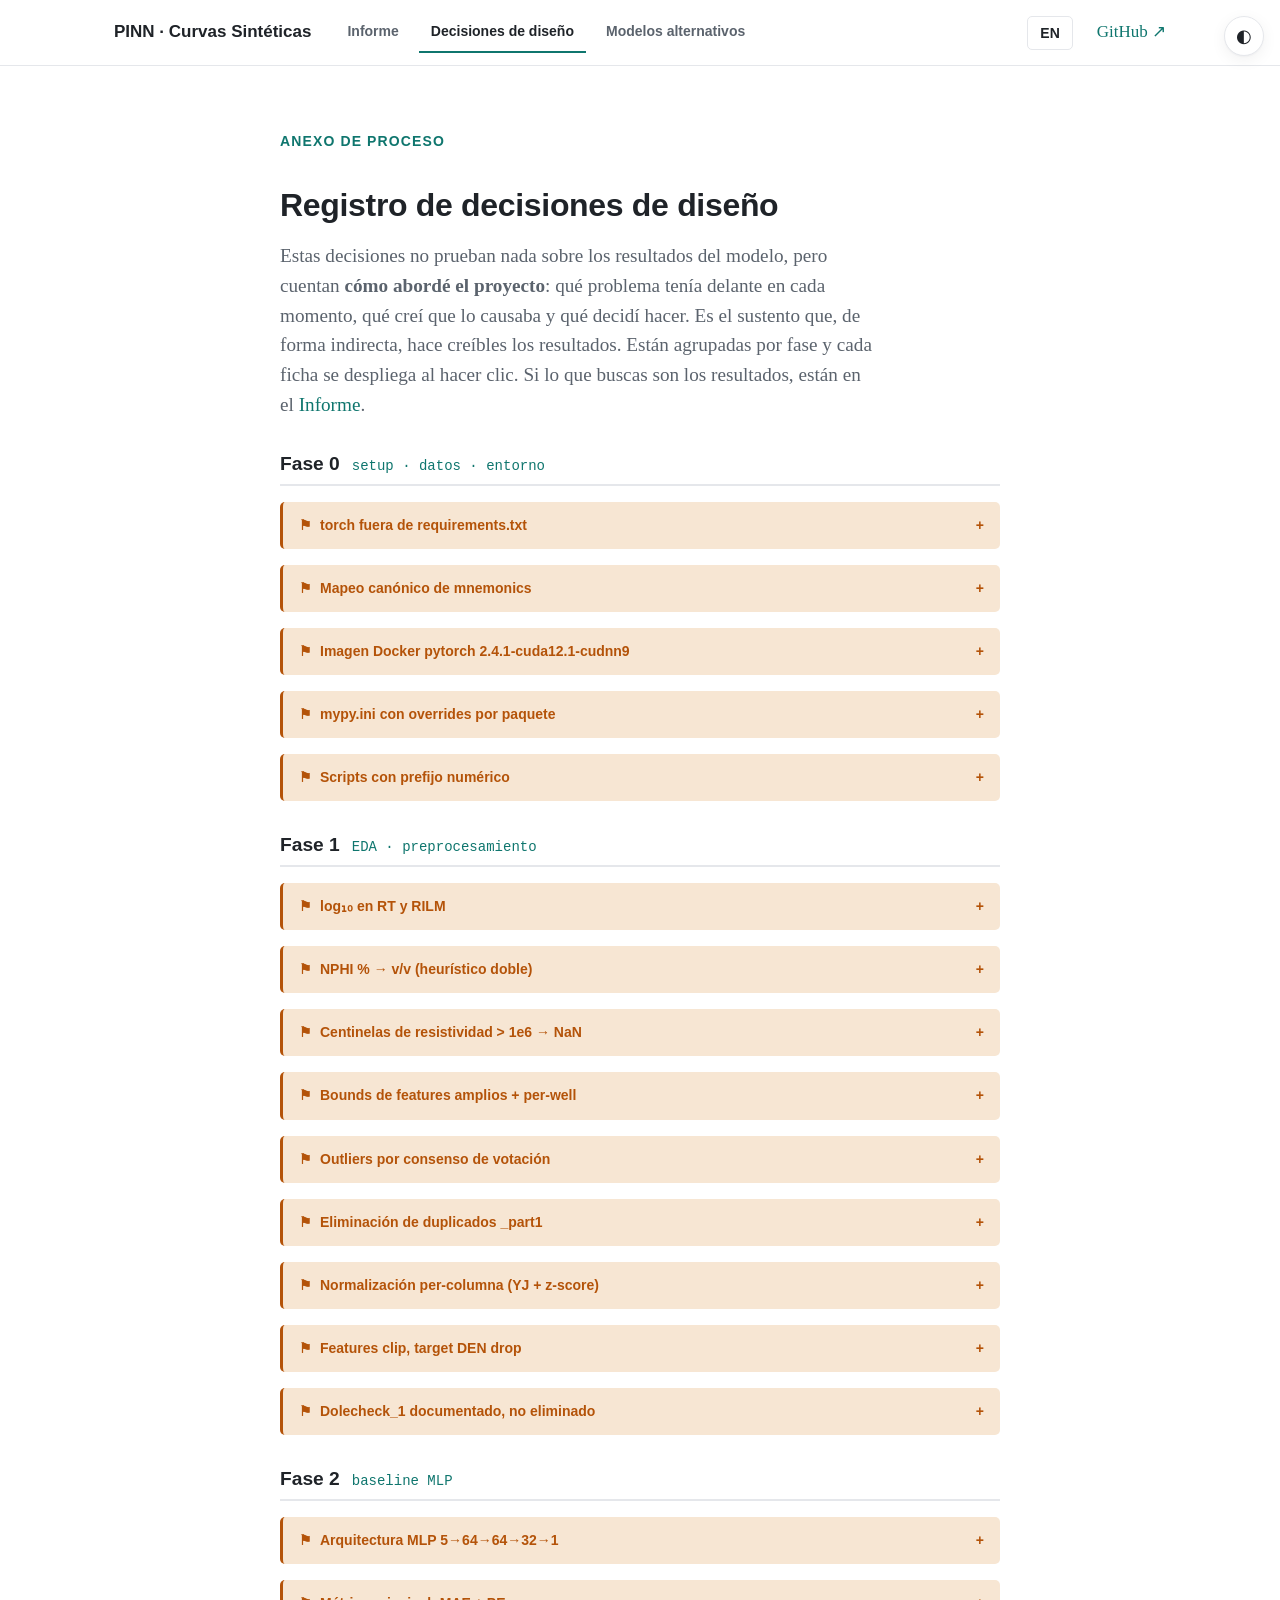
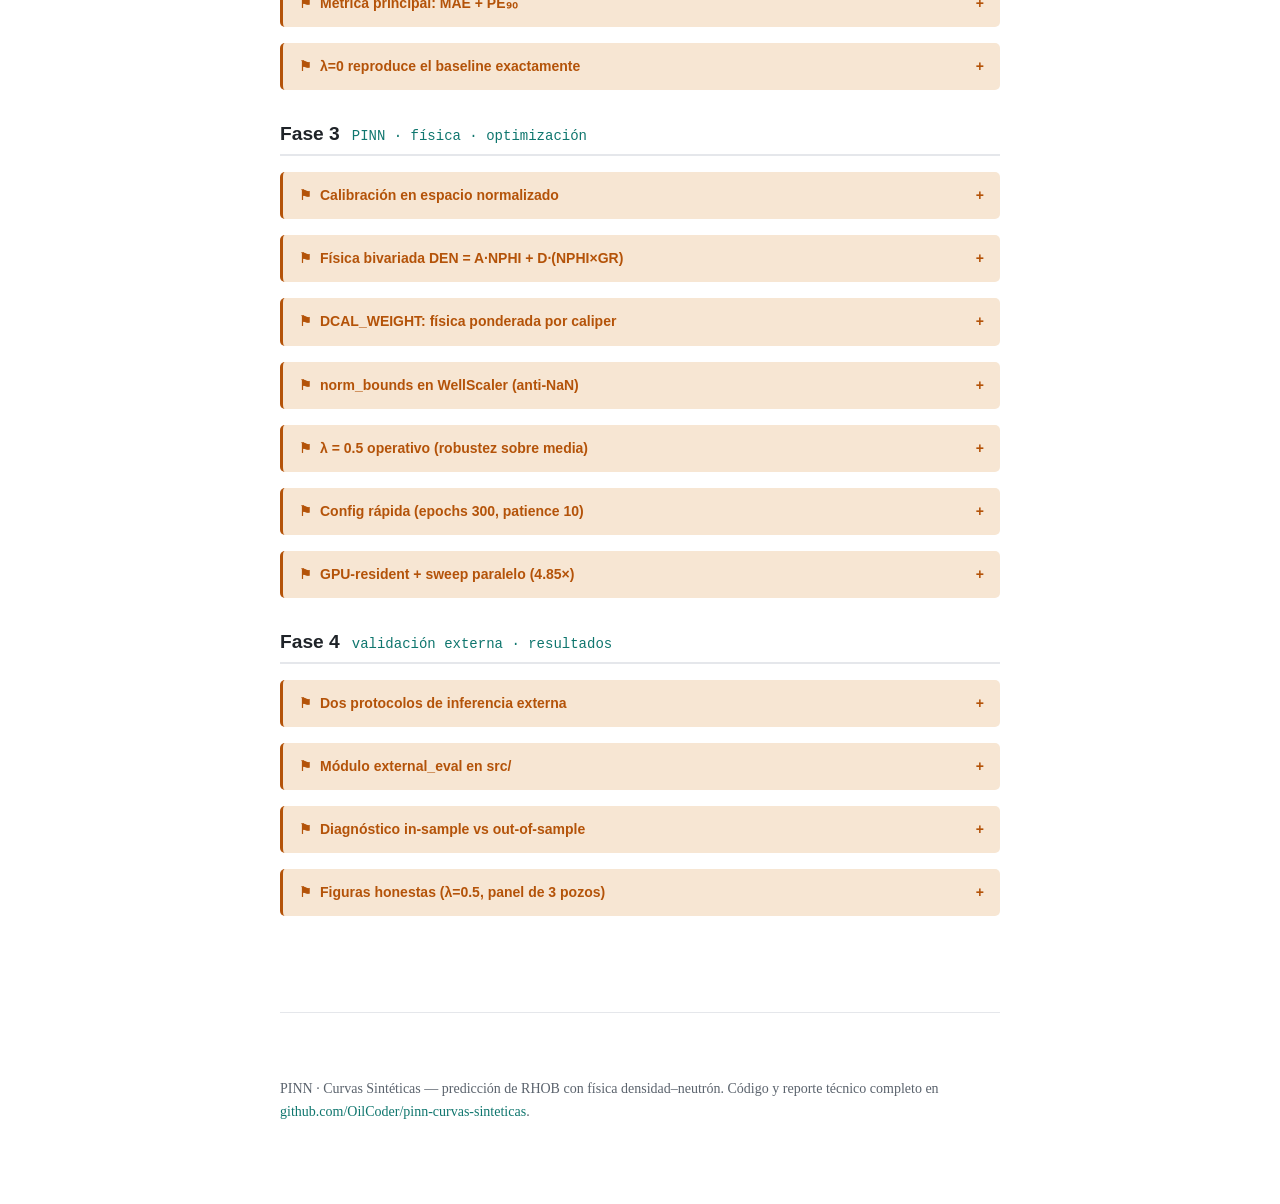
<file: docs/decisiones.html>
<!DOCTYPE html>
<html lang="es" data-theme="light">
<head>
  <meta charset="UTF-8">
  <meta name="viewport" content="width=device-width, initial-scale=1.0">
  <title>Decisiones de diseño · PINN Curvas Sintéticas</title>
  <meta name="description" content="Registro exhaustivo de las decisiones de diseño del proyecto PINN Curvas Sintéticas, agrupadas por fase: setup, EDA y preprocesamiento, baseline, PINN y validación externa.">
  <link rel="stylesheet" href="assets/katex/katex.min.css">
  <link rel="stylesheet" href="assets/css/theme.css">
</head>
<body>
  <button class="theme-toggle" id="themeToggle" aria-label="Cambiar tema">◐</button>

  <!-- ============================ NAV ============================ -->
  <header class="topnav">
    <div class="inner">
      <a class="brand" href="index.html">PINN · Curvas Sintéticas</a>
      <nav class="tabs">
        <a href="index.html" class="tab">Informe</a>
        <a href="decisiones.html" class="tab active">Decisiones de diseño</a>
        <a href="baselines.html" class="tab">Modelos alternativos</a>
      </nav>
      <div class="spacer"></div>
      <a class="lang-toggle" href="decisiones.en.html">EN</a>
      <a href="https://github.com/OilCoder/pinn-curvas-sinteticas">GitHub ↗</a>
    </div>
  </header>

  <!-- ============================ REGISTRO ============================ -->
  <section class="container section" id="decisiones">
    <p class="eyebrow">Anexo de proceso</p>
    <h1>Registro de decisiones de diseño</h1>
    <p class="lead" style="max-width:62ch">
      Estas decisiones no prueban nada sobre los resultados del modelo, pero cuentan
      <b>cómo abordé el proyecto</b>: qué problema tenía delante en cada momento, qué creí
      que lo causaba y qué decidí hacer. Es el sustento que, de forma indirecta, hace
      creíbles los resultados. Están agrupadas por fase y cada ficha se despliega al hacer
      clic. Si lo que buscas son los resultados, están en el <a href="index.html">Informe</a>.
    </p>

    <div class="phase-block">
      <h3>Fase 0 <span class="tag">setup · datos · entorno</span></h3>
      <details class="decision"><summary>torch fuera de requirements.txt</summary><div class="body">
        <p><b>Por qué:</b> la imagen base <code>pytorch/pytorch:*-cuda*</code> ya trae torch CUDA; listarlo instalaría la versión CPU encima.</p>
        <p class="meta">2026-05-28</p></div></details>
      <details class="decision"><summary>Mapeo canónico de mnemonics</summary><div class="body">
        <p><b>Elección:</b> RILD→RT, CNLS/CNPOR→NPHI, RHOB→DEN al cargar.</p>
        <p><b>Por qué:</b> Kraft Prusa usa CNLS para neutrón; mapear a nombres canónicos evita multiplicar variantes aguas abajo.</p>
        <p class="meta">2026-05-28</p></div></details>
      <details class="decision"><summary>Imagen Docker pytorch 2.4.1-cuda12.1-cudnn9</summary><div class="body">
        <p><b>Por qué:</b> PyTorch 2.4.x cambió a cudnn9; el tag cudnn8 no existe (detectado al construir).</p>
        <p class="meta">2026-05-28</p></div></details>
      <details class="decision"><summary>mypy.ini con overrides por paquete</summary><div class="body">
        <p><b>Elección:</b> configuración central + <code>assert is not None</code> en vez de <code>type: ignore</code> dispersos.</p>
        <p><b>Por qué:</b> mantiene el código libre de anotaciones de tooling y documenta invariantes.</p>
        <p class="meta">2026-05-28</p></div></details>
      <details class="decision"><summary>Scripts con prefijo numérico</summary><div class="body">
        <p><b>Por qué:</b> la convención <code>file-naming.md</code> exige <code>NN_&lt;nombre&gt;.py</code> para orden de ejecución.</p>
        <p class="meta">2026-05-28</p></div></details>
    </div>

    <div class="phase-block">
      <h3>Fase 1 <span class="tag">EDA · preprocesamiento</span></h3>
      <details class="decision"><summary>log₁₀ en RT y RILM</summary><div class="body">
        <p><b>Por qué:</b> la resistividad es log-normal por física; log₁₀ lineariza el rango (1–10⁴ Ohm·m) y mejora el gradiente. Es transformación de dominio, no solo normalización.</p>
        <p class="meta">2026-05-28</p></div></details>
      <details class="decision"><summary>NPHI % → v/v (heurístico doble)</summary><div class="body">
        <p><b>Elección:</b> dividir por 100 si la unidad contiene "%" o la mediana &gt; 1.5.</p>
        <p><b>Por qué:</b> Kraft Prusa almacena CNLS en %; la doble guarda funciona incluso con unidad vacía.</p>
        <p class="meta">2026-05-29</p></div></details>
      <details class="decision"><summary>Centinelas de resistividad &gt; 1e6 → NaN</summary><div class="body">
        <p><b>Por qué:</b> herramientas antiguas del KGS codifican nulos como 1e9/1e11 Ohm·m; los centinelas clásicos (−9999) no los capturan.</p>
        <p class="meta">2026-05-29</p></div></details>
      <details class="decision"><summary>Bounds de features amplios + per-well</summary><div class="body">
        <p><b>Por qué:</b> bounds estrechos dejaban vacíos pozos con SP en escala absoluta (0–666 mV); la normalización per-well absorbe esos offsets.</p>
        <p class="meta">2026-05-29</p></div></details>
      <details class="decision"><summary>Outliers por consenso de votación</summary><div class="body">
        <p><b>Elección:</b> 5 detectores (MAD, IQR, Z, percentil, Isolation Forest), ≥2 → interpolación.</p>
        <p><b>Por qué:</b> el clip fijo eliminaba el 100% de filas en pozos con anomalías sistemáticas.</p>
        <p class="meta">2026-05-31</p></div></details>
      <details class="decision"><summary>Eliminación de duplicados _part1</summary><div class="body">
        <p><b>Elección:</b> borrar <code>Weber_'A'_13_part1</code> y <code>Frees-Burmeister_13_part1</code>.</p>
        <p><b>Por qué:</b> idénticos byte a byte a sus versiones sin sufijo (descarga duplicada del KGS) → 30 pozos únicos, 27 train, 27 folds.</p>
        <p class="meta">2026-05-31</p></div></details>
      <details class="decision"><summary>Normalización per-columna (YJ + z-score)</summary><div class="body">
        <p><b>Elección:</b> Yeo-Johnson para GR/SP/DEN (sesgadas), z-score para RT/RILM/NPHI (simétricas).</p>
        <p><b>Por qué:</b> elegir el normalizador por sesgo empírico; subió el R² físico de 0.125 a 0.329.</p>
        <p><b>Alternativa:</b> min-max uniforme (MAE 0.183) y Yeo-Johnson a todo.</p>
        <p class="meta">2026-06-02</p></div></details>
      <details class="decision"><summary>Features clip, target DEN drop</summary><div class="body">
        <p><b>Por qué:</b> un feature ruidoso es recuperable; un DEN falso (washout 1.0, error 4.0) no se puede usar como objetivo.</p>
        <p class="meta">2026-05-29</p></div></details>
      <details class="decision"><summary>Dolecheck_1 documentado, no eliminado</summary><div class="body">
        <p><b>Por qué:</b> tiene NPHI fuera de unidad (0.81–5.69 v/v); se conserva clipeado y se documenta como caso anómalo.</p>
        <p class="meta">2026-05-29</p></div></details>
    </div>

    <div class="phase-block">
      <h3>Fase 2 <span class="tag">baseline MLP</span></h3>
      <details class="decision"><summary>Arquitectura MLP 5→64→64→32→1</summary><div class="body">
        <p><b>Por qué:</b> capacidad suficiente para ~5k muestras por fold sin sobreajustar; Adam + MSE + early stopping.</p>
        <p class="meta">2026-05-29</p></div></details>
      <details class="decision"><summary>Métrica principal: MAE + PE₉₀</summary><div class="body">
        <p><b>Por qué:</b> el R² queda distorsionado por pozos outlier en un dataset heterogéneo; el MAE es más interpretable para el dominio.</p>
        <p class="meta">2026-05-31</p></div></details>
      <details class="decision"><summary>λ=0 reproduce el baseline exactamente</summary><div class="body">
        <p><b>Por qué:</b> condición de control — el término físico se anula y solo queda el error de datos; garantiza una comparación honesta.</p>
        <p class="meta">2026-05-29</p></div></details>
    </div>

    <div class="phase-block">
      <h3>Fase 3 <span class="tag">PINN · física · optimización</span></h3>
      <details class="decision"><summary>Calibración en espacio normalizado</summary><div class="body">
        <p><b>Elección:</b> ajustar los coeficientes físicos sobre datos post-normalización, no crudos.</p>
        <p><b>Por qué:</b> R² sube de 0.125 a 0.329; con Yeo-Johnson+standardize la intercepción B=0 por construcción (ambas variables centradas en 0).</p>
        <p class="meta">2026-06-02</p></div></details>
      <details class="decision"><summary>Física bivariada DEN = A·NPHI + D·(NPHI×GR)</summary><div class="body">
        <p><b>Por qué:</b> el término de interacción captura la arcillosidad (GR alto atenúa la pendiente densidad–neutrón); R² 0.330 → 0.338.</p>
        <p><b>Alternativa:</b> univariada DEN = A·NPHI.</p>
        <p class="meta">2026-06-03</p></div></details>
      <details class="decision"><summary>DCAL_WEIGHT: física ponderada por caliper</summary><div class="body">
        <p><b>Por qué:</b> apaga la física en washout (w→0), haciéndola segura de aplicar con λ alto; produce mejora monótona hasta ≈0.5.</p>
        <p><b>Alternativa:</b> física uniforme — degradaba los pozos con washout.</p>
        <p class="meta">2026-06-03</p></div></details>
      <details class="decision"><summary>norm_bounds en WellScaler (anti-NaN)</summary><div class="body">
        <p><b>Por qué:</b> Yeo-Johnson con lambda negativo tiene dominio finito; clipear las predicciones al rango observado del pozo antes de invertir evita NaN (afectaba 13/27 folds).</p>
        <p><b>Alternativa:</b> clip a ±5σ hardcoded — menos preciso que el rango real del pozo.</p>
        <p class="meta">2026-06-02</p></div></details>
      <details class="decision"><summary>λ = 0.5 operativo (robustez sobre media)</summary><div class="body">
        <p><b>Por qué:</b> λ=1.0 baja la MAE media pero solo mejora 16 de 27 pozos; λ=0.5 mejora 22 de 27 capturando casi toda la ganancia.</p>
        <p class="meta">2026-06-03</p></div></details>
      <details class="decision"><summary>Config rápida (epochs 300, patience 10)</summary><div class="body">
        <p><b>Por qué:</b> el cuello de botella era la paciencia (espera post-mejora), no la arquitectura; recorta el fold 3× sin pérdida de calidad.</p>
        <p class="meta">2026-06-02</p></div></details>
      <details class="decision"><summary>GPU-resident + sweep paralelo (4.85×)</summary><div class="body">
        <p><b>Por qué:</b> medido — preprocesamiento 7%, GPU al 47% hambrienta por overhead por-batch. Datos en VRAM (2.18×) + 3 concurrentes (GPU 90%) = 4.85×.</p>
        <p><b>Alternativa:</b> cachear preprocesamiento (esfuerzo alto, ganancia 7%).</p>
        <p class="meta">2026-06-03</p></div></details>
    </div>

    <div class="phase-block">
      <h3>Fase 4 <span class="tag">validación externa · resultados</span></h3>
      <details class="decision"><summary>Dos protocolos de inferencia externa</summary><div class="body">
        <p><b>Por qué:</b> ensemble (27 LOWO) + modelo único como análisis de robustez; el PINN mejora en ambos → ventaja real, no artefacto del ensemble.</p>
        <p class="meta">2026-06-03</p></div></details>
      <details class="decision"><summary>Módulo external_eval en src/</summary><div class="body">
        <p><b>Por qué:</b> la lógica de inferencia externa la usan 3 scripts (08, 09, 10); por convención vive en <code>src/</code> con tests.</p>
        <p class="meta">2026-06-03</p></div></details>
      <details class="decision"><summary>Diagnóstico in-sample vs out-of-sample</summary><div class="body">
        <p><b>Por qué:</b> distingue capacidad (0.88 in-sample) de generalización; la arquitectura no es el límite, el reto es generalizar.</p>
        <p class="meta">2026-06-03</p></div></details>
      <details class="decision"><summary>Figuras honestas (λ=0.5, panel de 3 pozos)</summary><div class="body">
        <p><b>Por qué:</b> un pozo "de máxima mejora" suele ser difícil (ambos modelos mediocres) — mala figura; mejor un panel de los 3 ciegos con λ consistente con la recomendación.</p>
        <p class="meta">2026-06-03</p></div></details>
    </div>
  </section>

  <!-- ============================ FOOTER ============================ -->
  <footer class="container section" style="border-top:1px solid var(--border)">
    <p class="muted" style="font-size:var(--fs-small)">
      PINN · Curvas Sintéticas — predicción de RHOB con física densidad–neutrón.
      Código y reporte técnico completo en
      <a href="https://github.com/OilCoder/pinn-curvas-sinteticas">github.com/OilCoder/pinn-curvas-sinteticas</a>.
    </p>
  </footer>

  <script defer src="assets/katex/katex.min.js"></script>
  <script defer src="assets/katex/contrib/auto-render.min.js"></script>
  <script>window.addEventListener("DOMContentLoaded",function(){renderMathInElement(document.body,{delimiters:[{left:"$$",right:"$$",display:true},{left:"$",right:"$",display:false}],throwOnError:false});});</script>
  <script>
    // Theme toggle: explicit choice persisted; defaults to OS preference.
    (function () {
      const root = document.documentElement;
      const saved = localStorage.getItem("theme");
      if (saved) root.setAttribute("data-theme", saved);
      document.getElementById("themeToggle").addEventListener("click", function () {
        const current = root.getAttribute("data-theme") === "dark" ? "light" : "dark";
        root.setAttribute("data-theme", current);
        localStorage.setItem("theme", current);
      });
    })();
  </script>
</body>
</html>
</file>
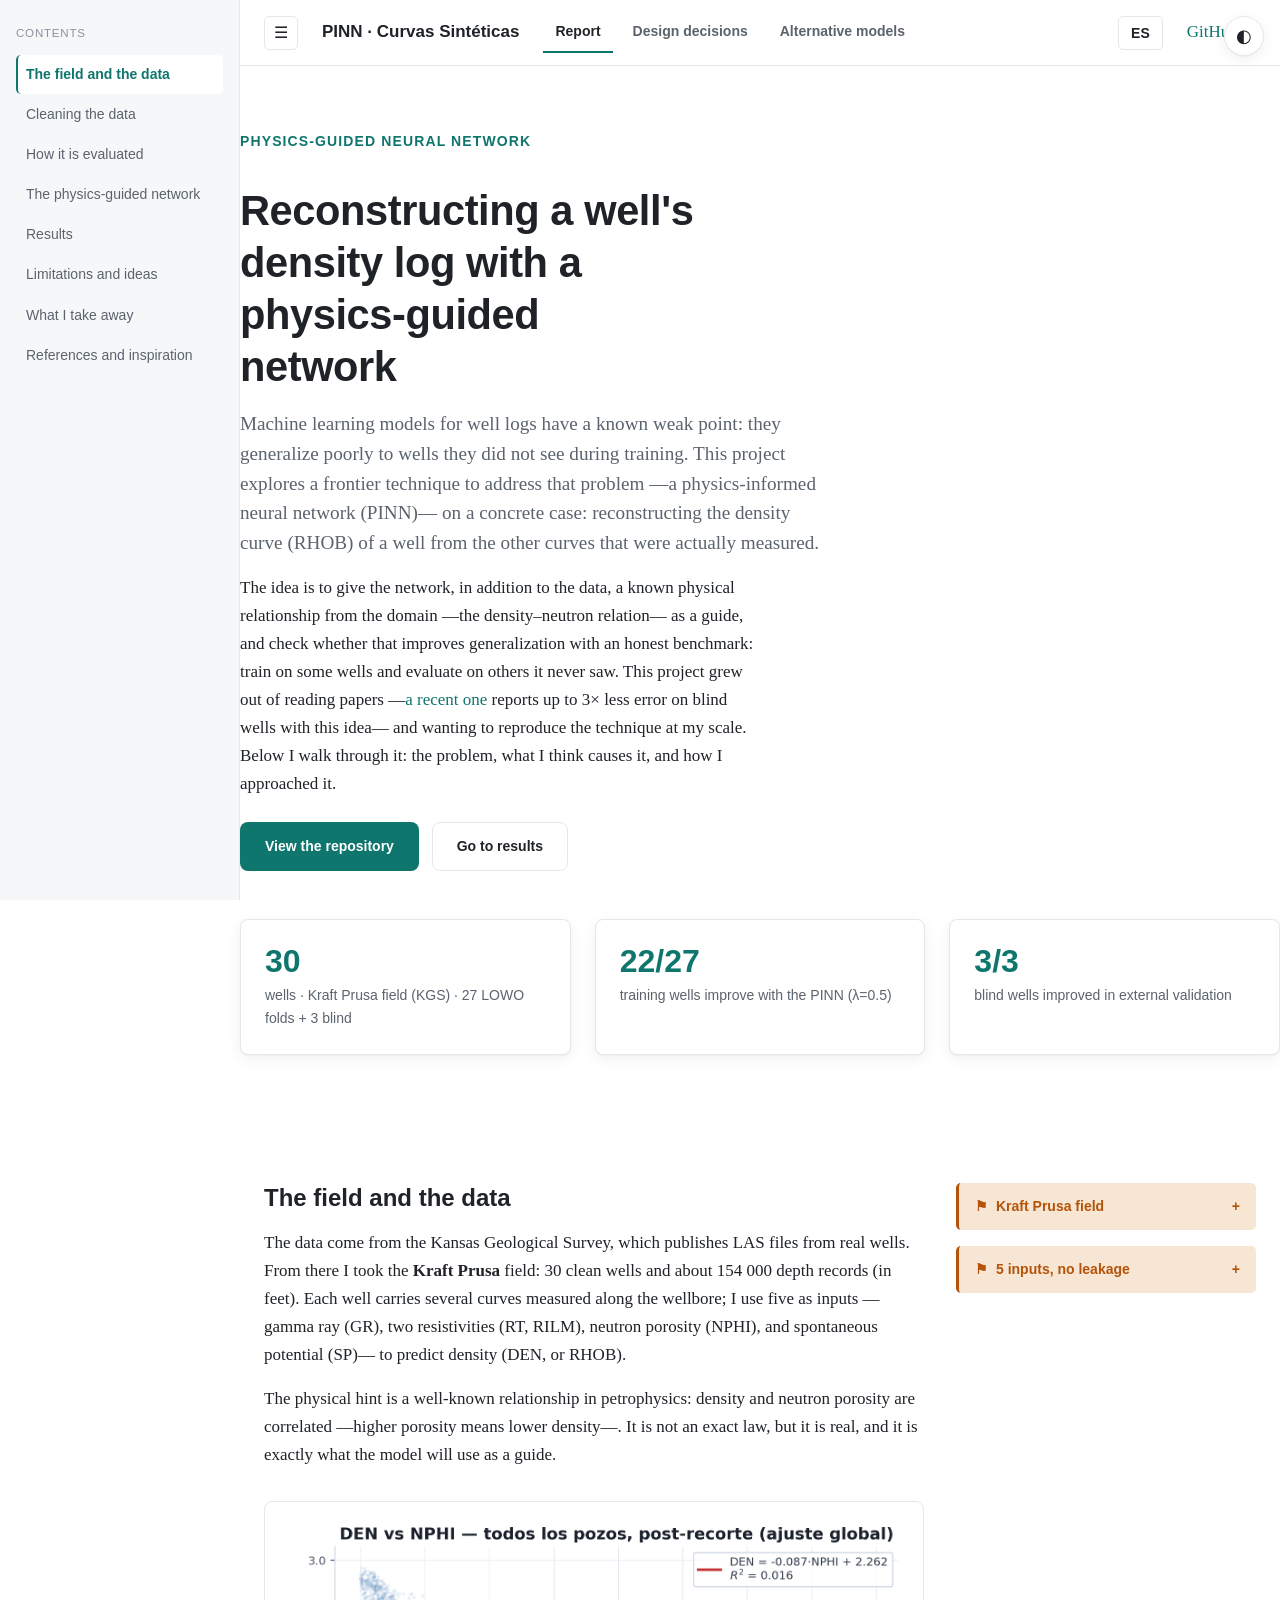
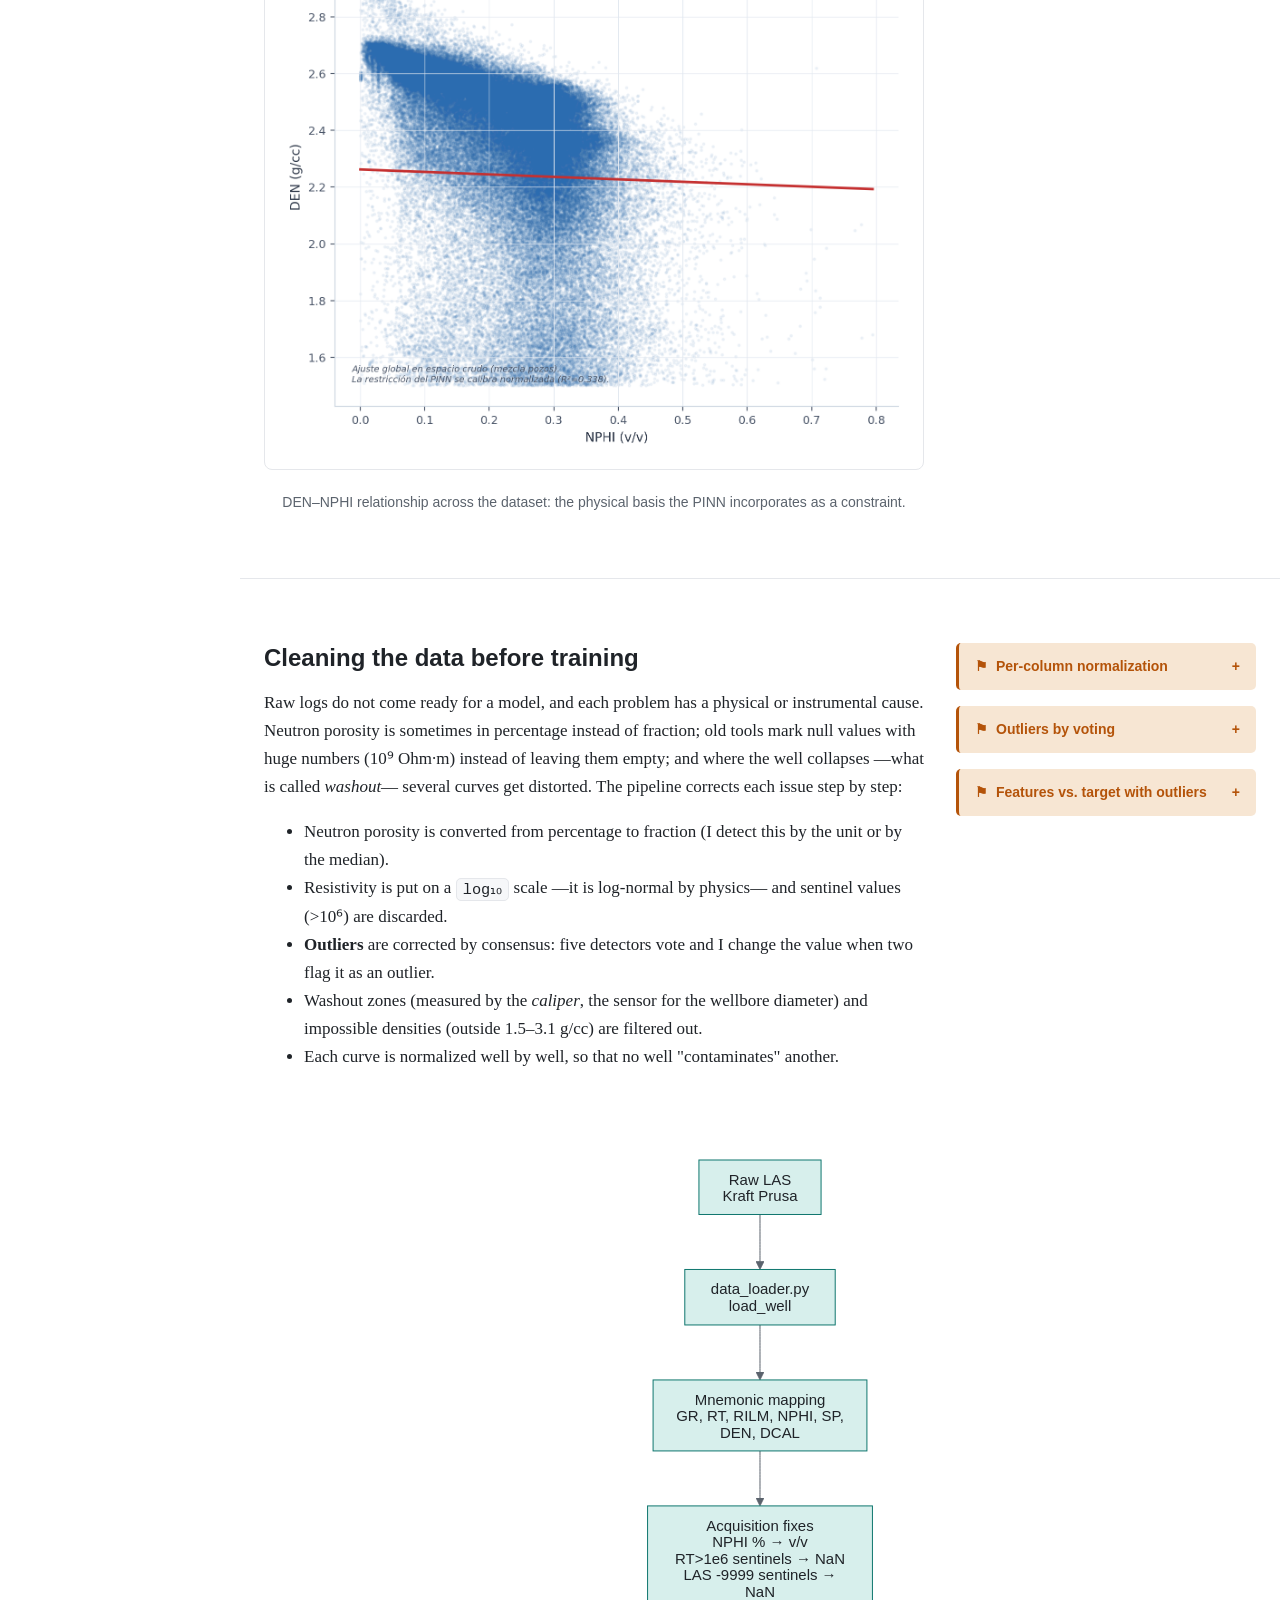
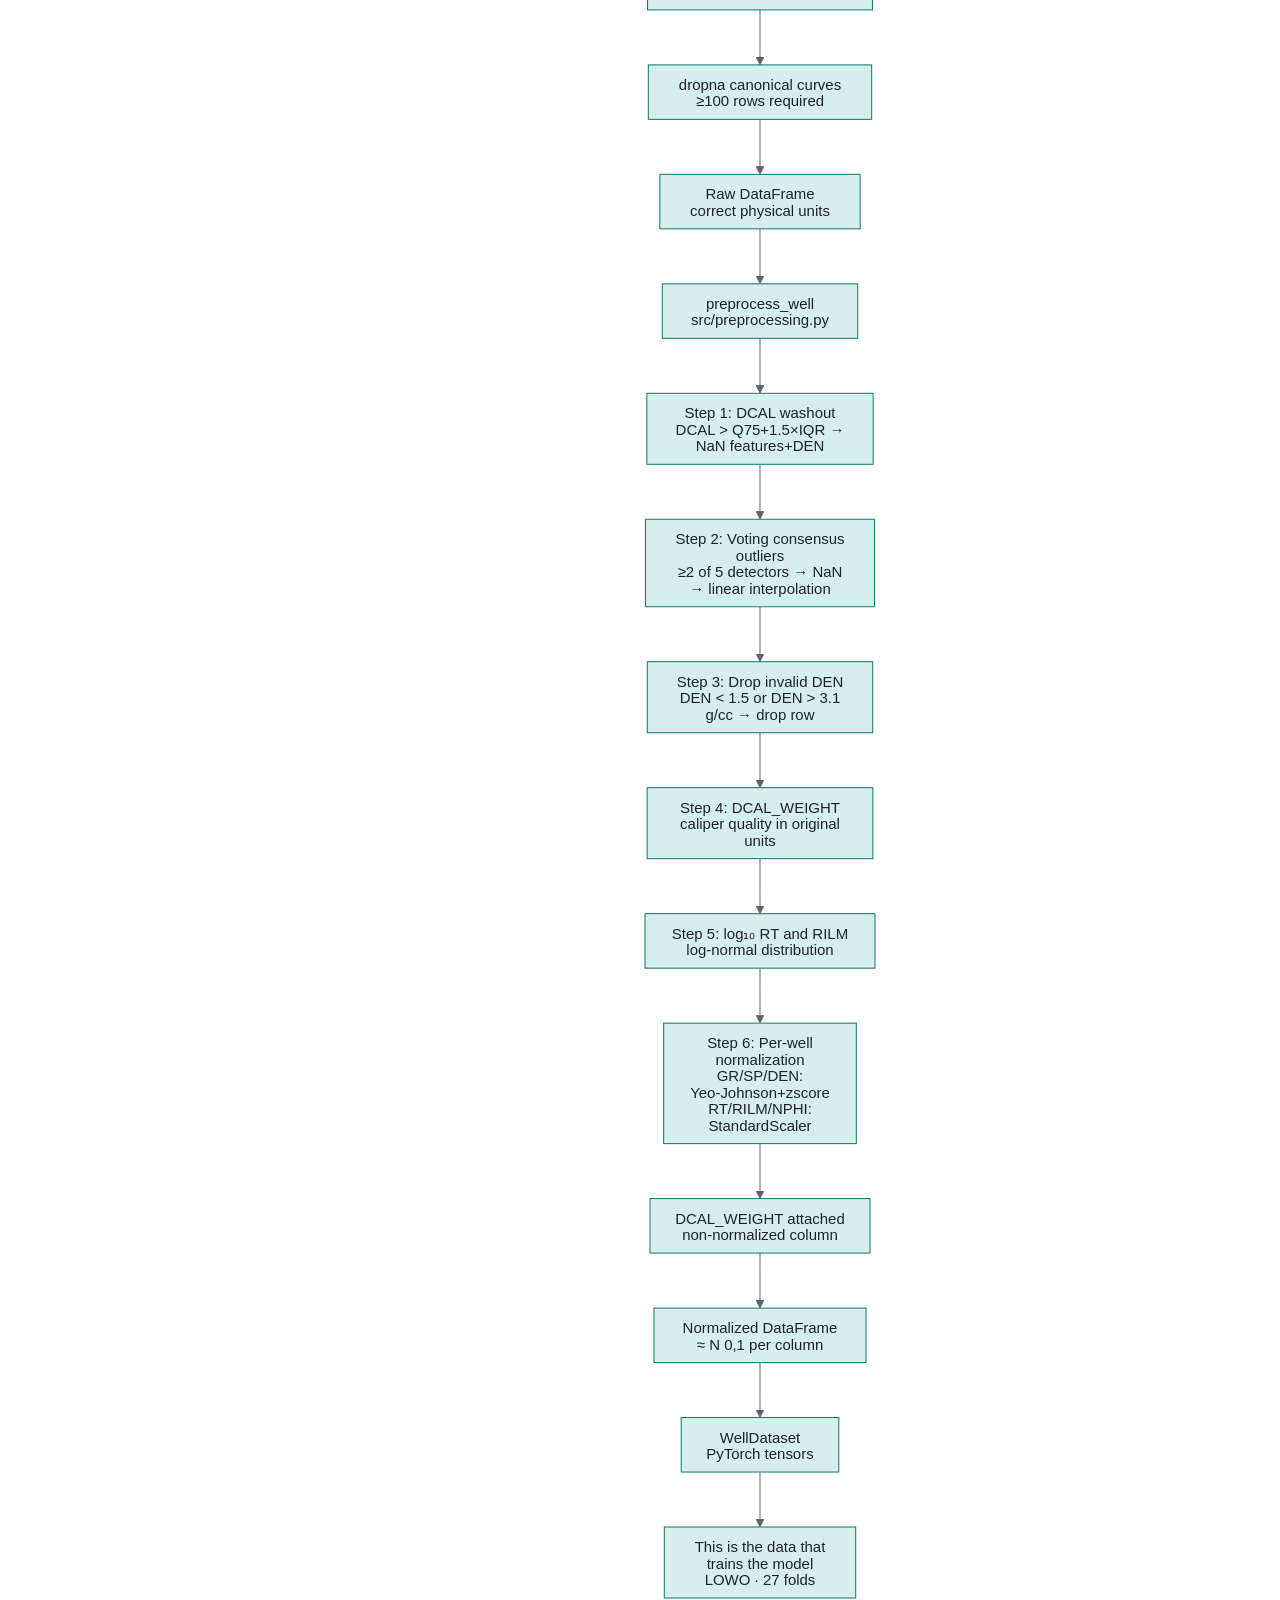
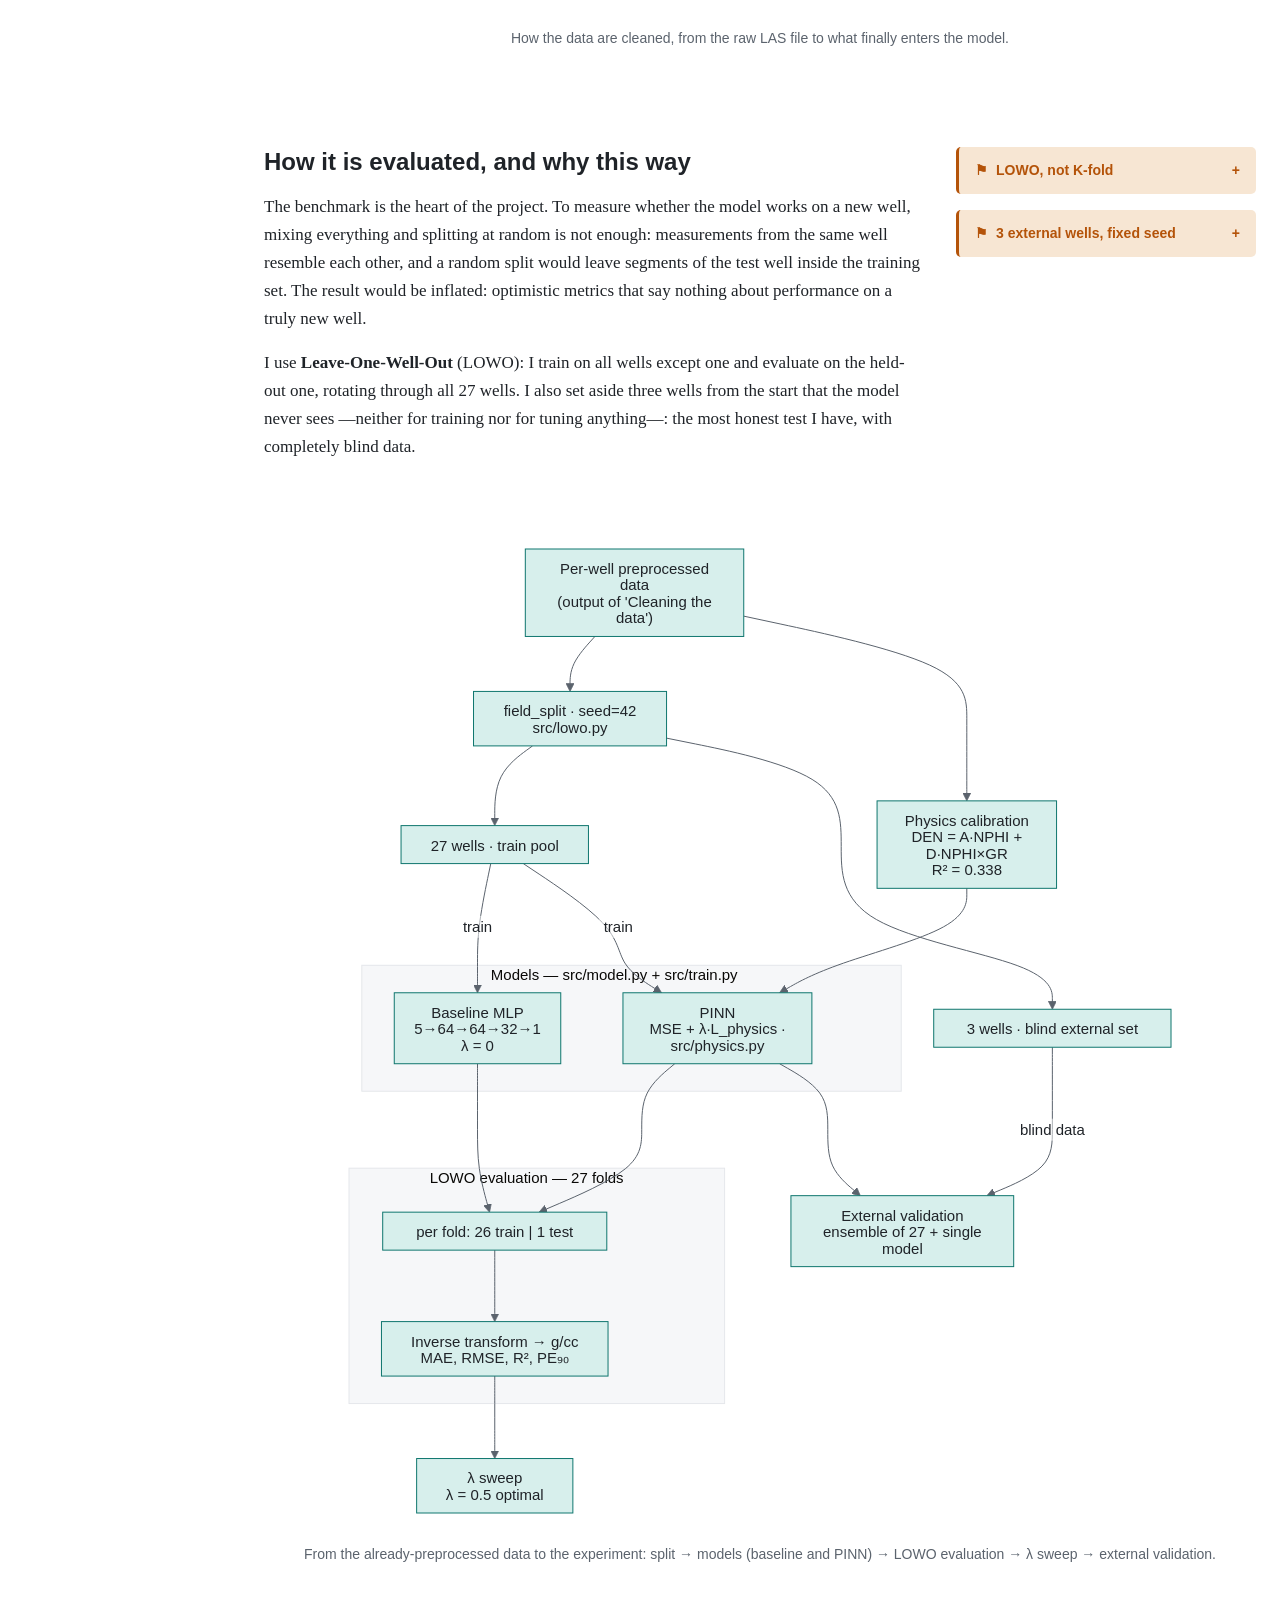
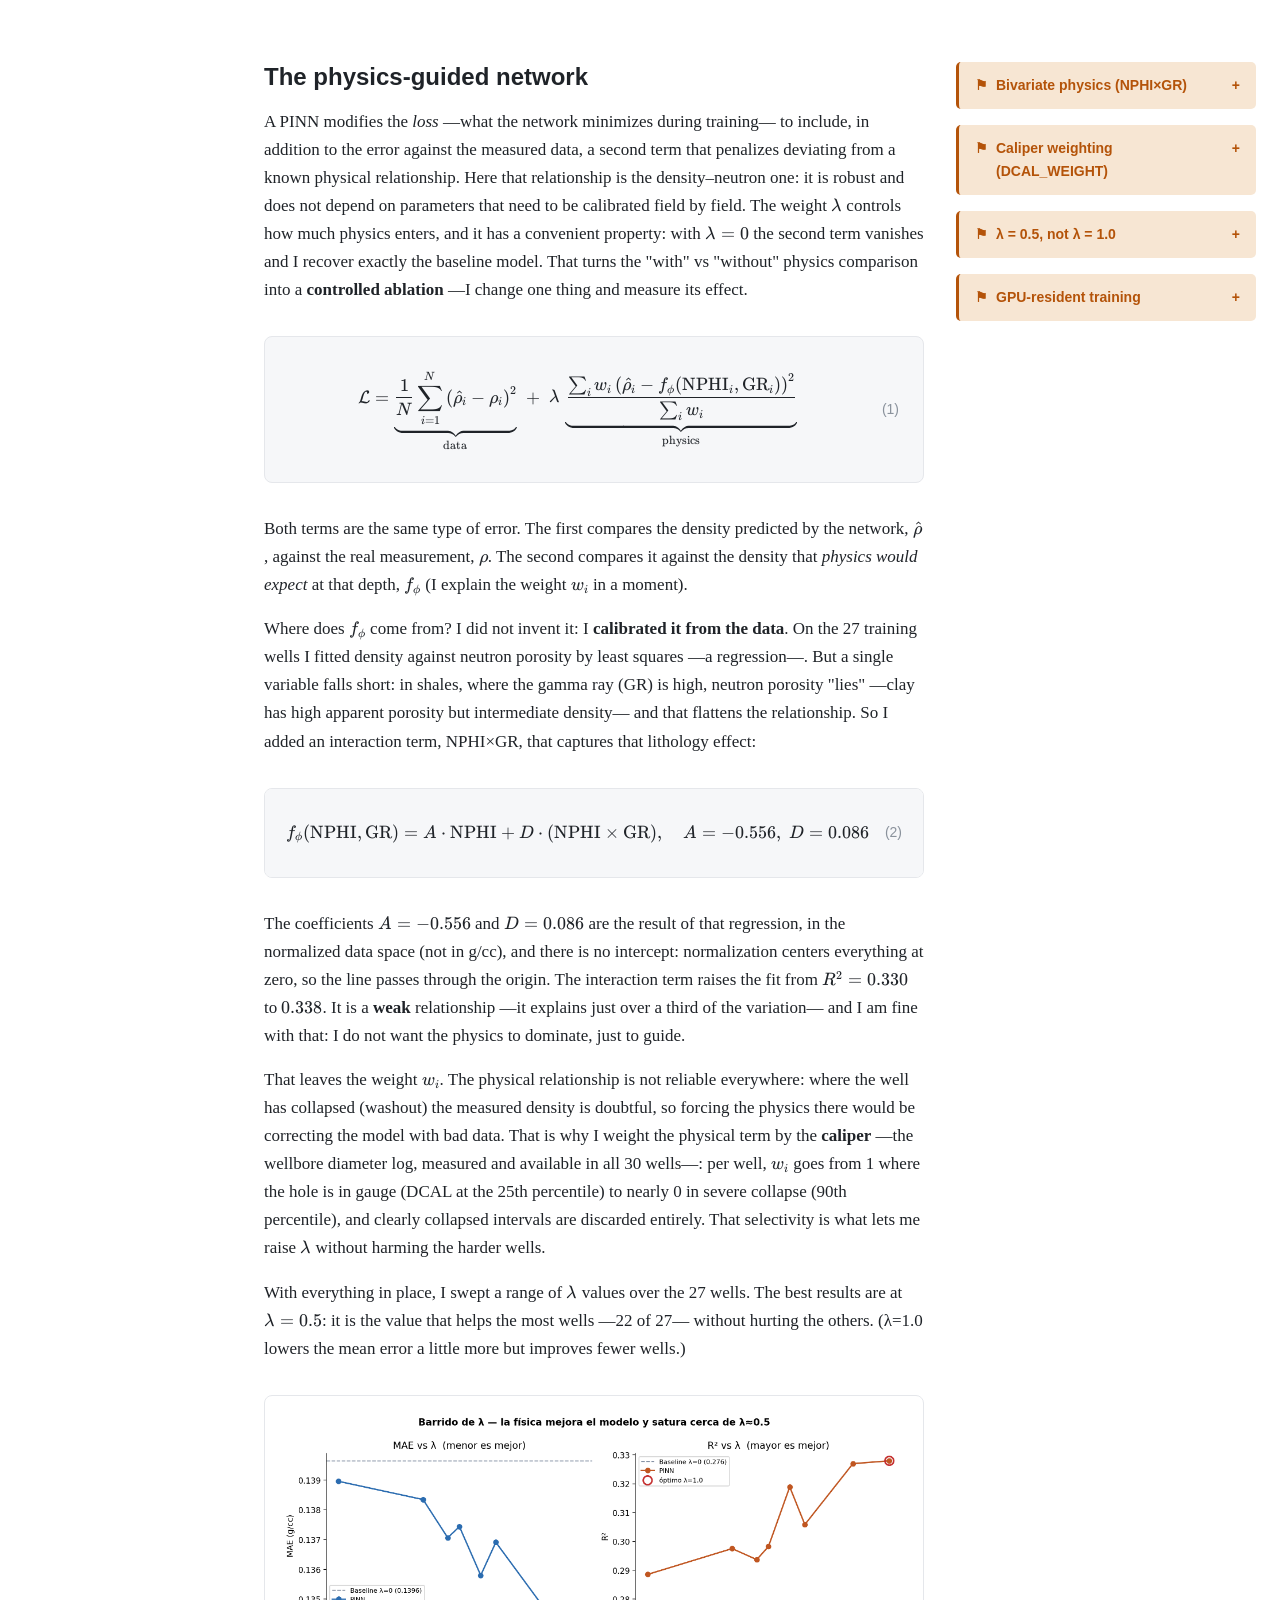
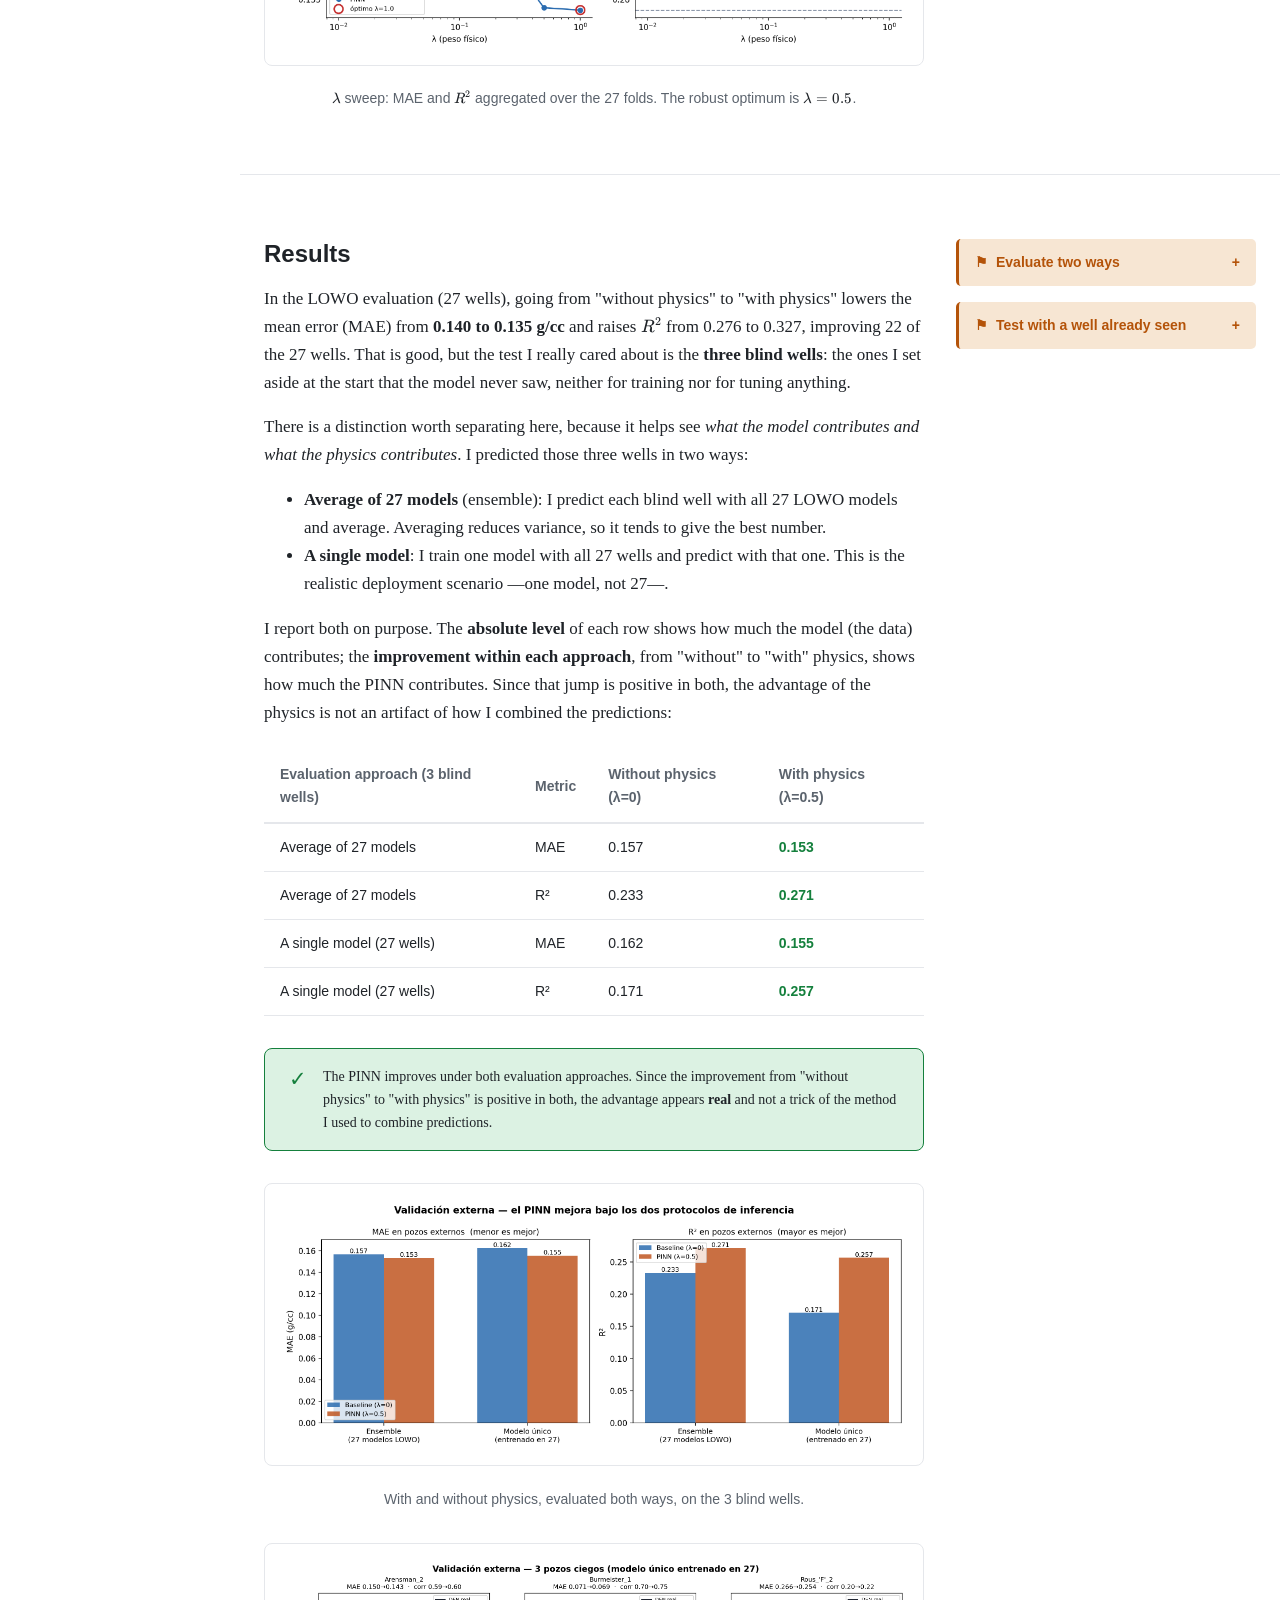
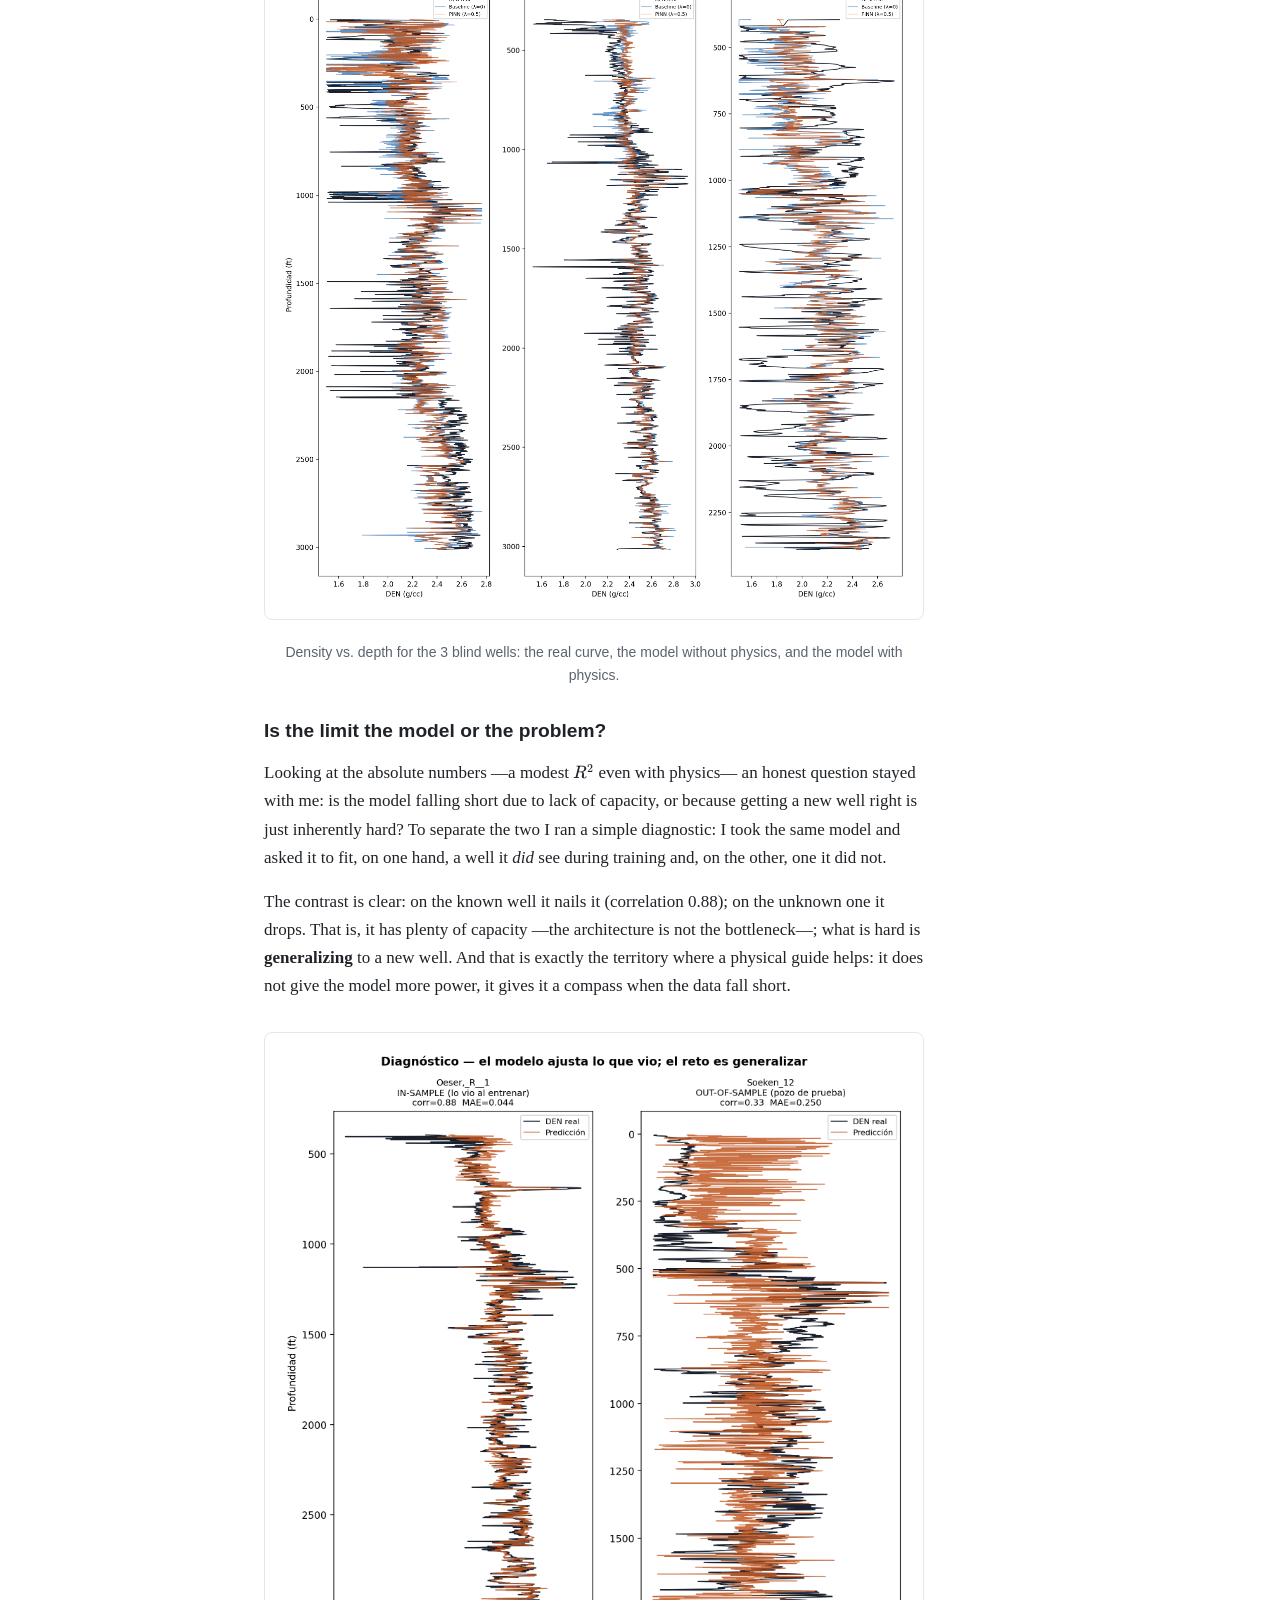
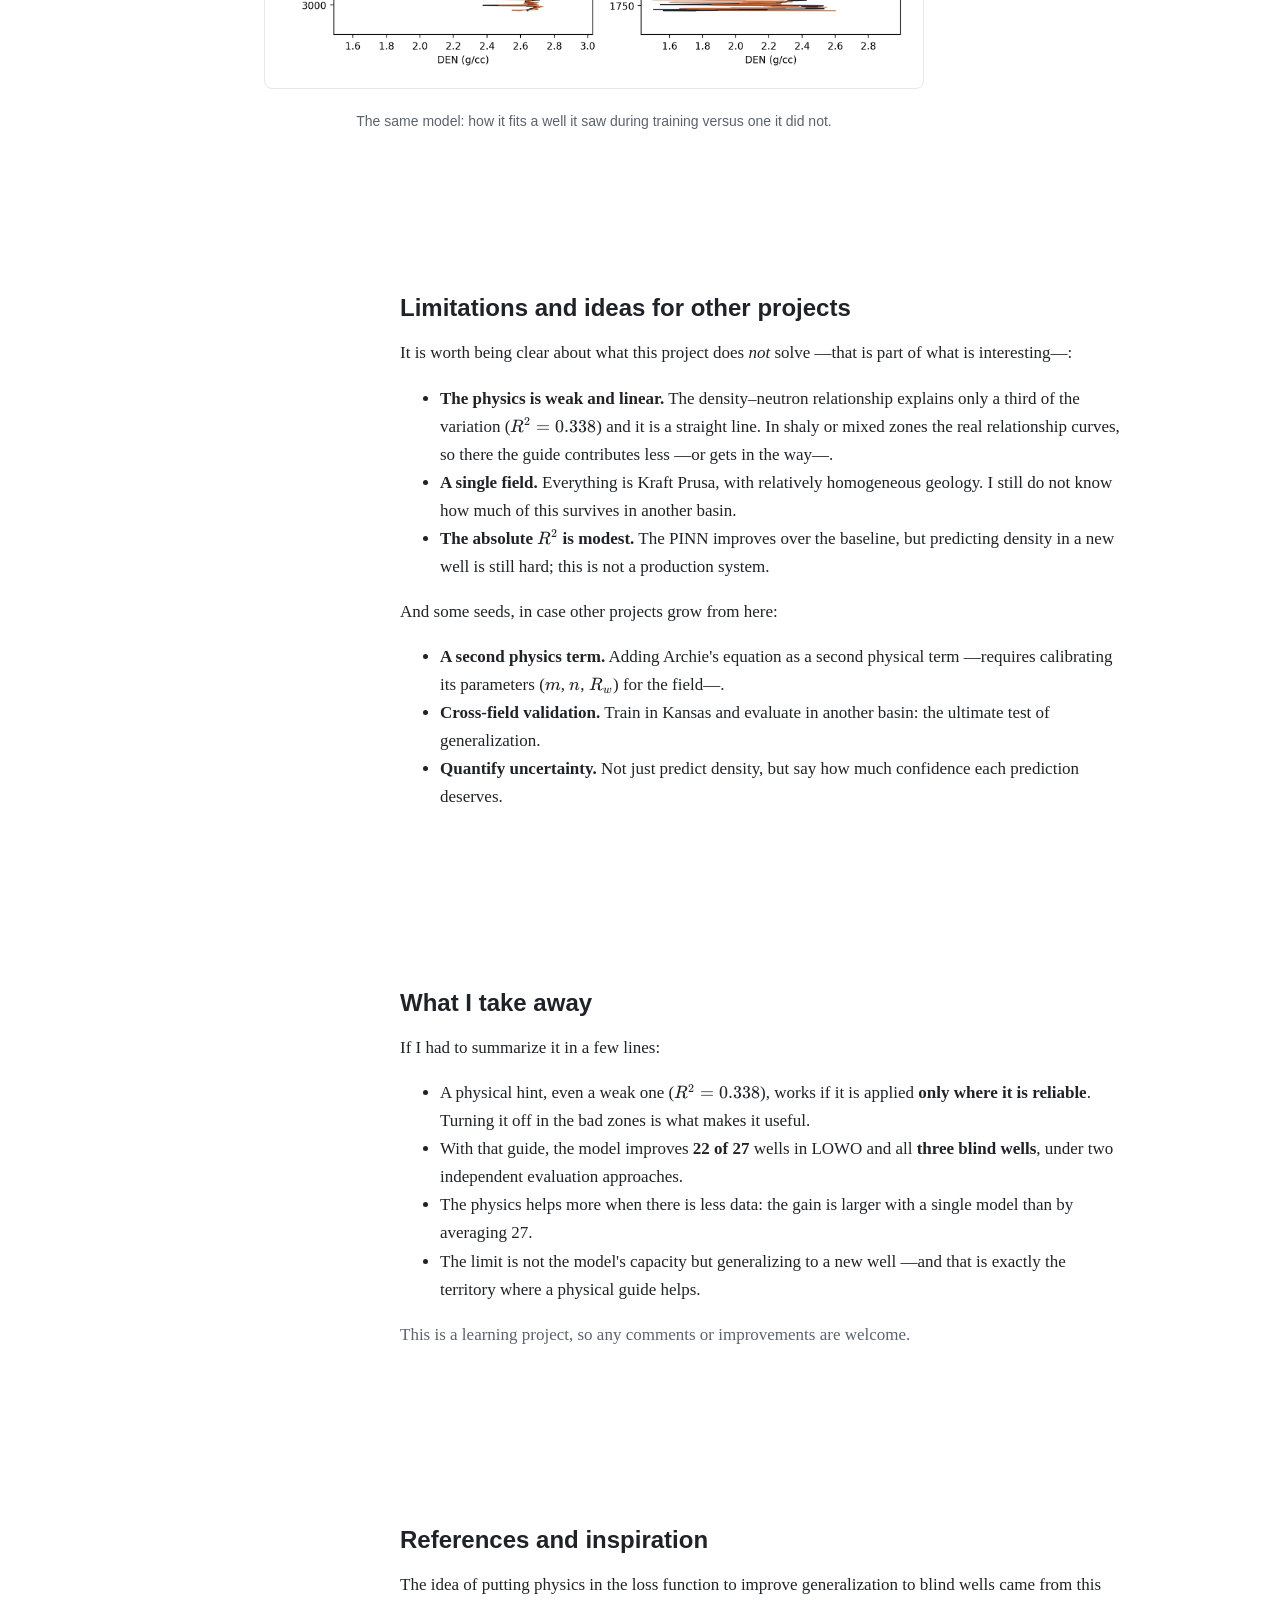
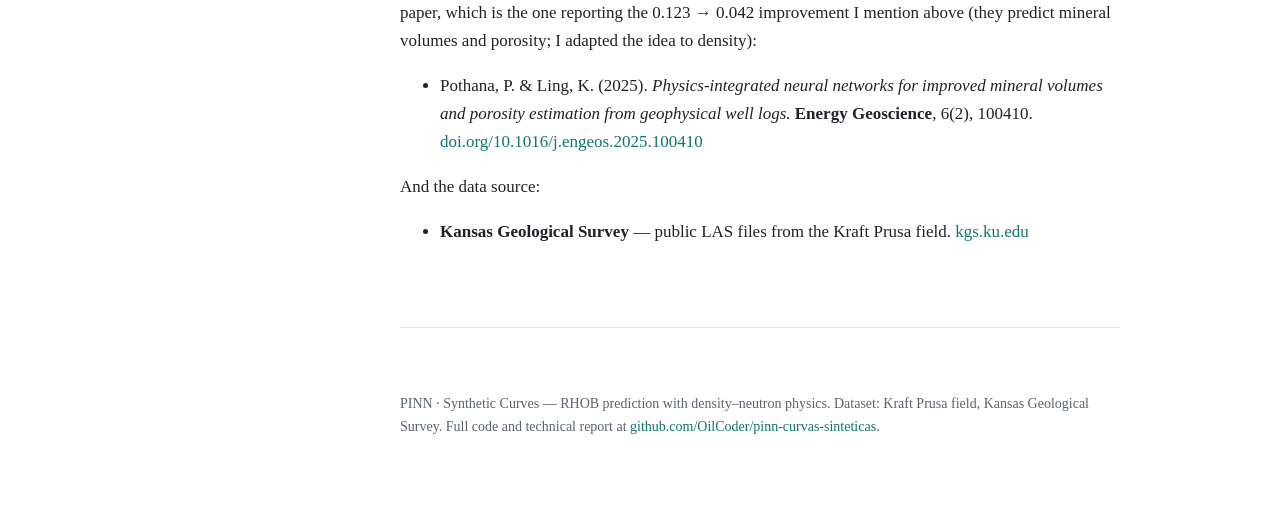
<file: docs/index.en.html>
<!DOCTYPE html>
<html lang="en" data-theme="light">
<head>
  <meta charset="UTF-8">
  <meta name="viewport" content="width=device-width, initial-scale=1.0">
  <title>PINN · Synthetic Curves — Density log prediction with rock physics</title>
  <meta name="description" content="How I reconstructed a well's density log (RHOB) from other curves using a neural network guided by the density–neutron physical relationship. Public data from the Kraft Prusa field (Kansas Geological Survey). A learning project explained calmly.">
  <link rel="stylesheet" href="assets/katex/katex.min.css">
  <link rel="stylesheet" href="assets/css/theme.css">
</head>
<body>
  <button class="theme-toggle" id="themeToggle" aria-label="Toggle theme">◐</button>

  <!-- ============================ SIDEBAR (índice) ============================ -->
  <aside class="sidebar" id="sidebar">
    <p class="sidebar-title">Contents</p>
    <nav>
      <a href="#dataset">The field and the data</a>
      <a href="#datos">Cleaning the data</a>
      <a href="#metodo">How it is evaluated</a>
      <a href="#pinn">The physics-guided network</a>
      <a href="#resultados">Results</a>
      <a href="#limitaciones">Limitations and ideas</a>
      <a href="#conclusiones">What I take away</a>
      <a href="#referencias">References and inspiration</a>
    </nav>
  </aside>

  <div class="shell">
  <!-- ============================ NAV ============================ -->
  <header class="topnav">
    <div class="inner">
      <button class="nav-toggle" id="sidebarToggle" aria-label="Show or hide contents">☰</button>
      <a class="brand" href="index.en.html">PINN · Curvas Sintéticas</a>
      <nav class="tabs">
        <a href="index.en.html" class="tab active">Report</a>
        <a href="decisiones.en.html" class="tab">Design decisions</a>
        <a href="baselines.en.html" class="tab">Alternative models</a>
      </nav>
      <div class="spacer"></div>
      <a class="lang-toggle" href="index.html">ES</a>
      <a href="https://github.com/OilCoder/pinn-curvas-sinteticas">GitHub ↗</a>
    </div>
  </header>

  <!-- ============================ HERO ============================ -->
  <section class="container-wide section" id="top">
    <p class="eyebrow">Physics-guided neural network</p>
    <h1 style="font-size:var(--fs-hero);max-width:20ch">Reconstructing a well's density log with a physics-guided network</h1>
    <p class="lead" style="max-width:62ch">
      Machine learning models for well logs have a known weak point: they generalize poorly to wells they did not see during training. This project explores a frontier technique to address that problem —a physics-informed neural network (PINN)— on a concrete case: reconstructing the density curve (RHOB) of a well from the other curves that were actually measured.
    </p>
    <p style="max-width:62ch">
      The idea is to give the network, in addition to the data, a known physical relationship from the domain —the density–neutron relation— as a guide, and check whether that improves generalization with an honest benchmark: train on some wells and evaluate on others it never saw. This project grew out of reading papers —<a href="#referencias">a recent one</a> reports up to 3× less error on blind wells with this idea— and wanting to reproduce the technique at my scale. Below I walk through it: the problem, what I think causes it, and how I approached it.
    </p>
    <p style="margin-top:var(--sp-6)">
      <a class="btn btn-primary" href="https://github.com/OilCoder/pinn-curvas-sinteticas">View the repository</a>
      &nbsp;
      <a class="btn btn-ghost" href="#resultados">Go to results</a>
    </p>

    <div class="grid grid-3" style="margin-top:var(--sp-12)">
      <div class="card stat"><div class="value">30</div><div class="label">wells · Kraft Prusa field (KGS) · 27 LOWO folds + 3 blind</div></div>
      <div class="card stat"><div class="value">22/27</div><div class="label">training wells improve with the PINN (λ=0.5)</div></div>
      <div class="card stat"><div class="value">3/3</div><div class="label">blind wells improved in external validation</div></div>
    </div>
  </section>

  <!-- ============================ §1 DATASET ============================ -->
  <section class="row" id="dataset">
    <div class="col-main">
      <h2>The field and the data</h2>
      <p>
        The data come from the Kansas Geological Survey, which publishes LAS files from real wells. From there I took the <b>Kraft Prusa</b> field: 30 clean wells and about 154 000 depth records (in feet). Each well carries several curves measured along the wellbore; I use five as inputs —gamma ray (GR), two resistivities (RT, RILM), neutron porosity (NPHI), and spontaneous potential (SP)— to predict density (DEN, or RHOB).
      </p>
      <p>
        The physical hint is a well-known relationship in petrophysics: density and neutron porosity are correlated —higher porosity means lower density—. It is not an exact law, but it is real, and it is exactly what the model will use as a guide.
      </p>
      <figure>
        <img src="assets/figures/den_nphi_crossplot.png" alt="Density vs neutron porosity crossplot">
        <figcaption>DEN–NPHI relationship across the dataset: the physical basis the PINN incorporates as a constraint.</figcaption>
      </figure>
    </div>
    <aside class="col-margin">
      <details class="decision">
        <summary>Kraft Prusa field</summary>
        <div class="body">
          <p><b>Choice:</b> Kraft Prusa from 4 candidate KGS fields.</p><p><b>Why:</b> best balance — 30 valid wells with simultaneous coverage of the 6 canonical curves and geological homogeneity (Arbuckle formation).</p><p><b>Alternative:</b> Arroyo, Cooper, Thrall Aagard — fewer wells or worse curve coverage.</p><p class="meta">Phase 0 · 2026-05-28</p>
        </div>
      </details>
      <details class="decision">
        <summary>5 inputs, no leakage</summary>
        <div class="body">
          <p><b>Choice:</b> GR, RT, RILM, NPHI, SP as inputs; architecture 5→64→64→32→1.</p><p><b>Why:</b> RILM and SP are available in all wells; DPOR and RHOC are derived from RHOB (information leakage) and DT covers only ~40%.</p><p><b>Alternative:</b> 3 inputs — discarded after confirming RILM/SP coverage in the EDA.</p><p class="meta">Phase 0 · 2026-05-28</p>
        </div>
      </details>
    </aside>
  </section>

  <!-- ============================ §2 PREPROCESAMIENTO ============================ -->
  <section class="row" id="datos">
    <div class="col-main">
      <h2>Cleaning the data before training</h2>
      <p>
        Raw logs do not come ready for a model, and each problem has a physical or instrumental cause. Neutron porosity is sometimes in percentage instead of fraction; old tools mark null values with huge numbers (10⁹ Ohm·m) instead of leaving them empty; and where the well collapses —what is called <i>washout</i>— several curves get distorted. The pipeline corrects each issue step by step:
      </p>
      <ul>
        <li>Neutron porosity is converted from percentage to fraction (I detect this by the unit or by the median).</li>
        <li>Resistivity is put on a <code>log₁₀</code> scale —it is log-normal by physics— and sentinel values (&gt;10⁶) are discarded.</li>
        <li><b>Outliers</b> are corrected by consensus: five detectors vote and I change the value when two flag it as an outlier.</li>
        <li>Washout zones (measured by the <i>caliper</i>, the sensor for the wellbore diameter) and impossible densities (outside 1.5–3.1 g/cc) are filtered out.</li>
        <li>Each curve is normalized well by well, so that no well "contaminates" another.</li>
      </ul>
    </div>
    <aside class="col-margin">
      <details class="decision">
        <summary>Per-column normalization</summary>
        <div class="body">
          <p><b>Choice:</b> Yeo-Johnson for skewed curves (GR, SP, DEN) and z-score for symmetric ones (RT, RILM, NPHI).</p><p><b>Why:</b> applying the same treatment to different distributions makes no sense; choosing the normalizer based on empirical skewness improved the physical fit ($R^2$ 0.125 → 0.329).</p><p><b>Alternative:</b> uniform min-max (MAE worse, 0.183) and Yeo-Johnson for everything (suboptimal on already-symmetric curves).</p><p class="meta">Phase 1 · 2026-06-02</p>
        </div>
      </details>
      <details class="decision">
        <summary>Outliers by voting</summary>
        <div class="body">
          <p><b>Choice:</b> 5 detectors (MAD, IQR, Z-score, percentile, Isolation Forest); outlier if ≥2 agree → linear interpolation.</p><p><b>Why:</b> fixed clipping eliminated 100% of rows in wells with systematic anomalies.</p><p><b>Alternative:</b> clip to fixed physical range — destroyed entire wells (e.g. SP on an absolute scale).</p><p class="meta">Phase 1 · 2026-05-31</p>
        </div>
      </details>
      <details class="decision">
        <summary>Features vs. target with outliers</summary>
        <div class="body">
          <p><b>Choice:</b> features are clipped (row preserved); target DEN outside [1.5, 3.1] g/cc is dropped row-wise.</p><p><b>Why:</b> you cannot train against a false DEN (washout = 1.0, error = 4.0), but a noisy feature is recoverable.</p><p class="meta">Phase 1 · 2026-05-29</p>
        </div>
      </details>
    </aside>
  </section>

  <section class="container-wide" style="padding-top:0">
    <figure class="diagram">
      <img class="diagram-light" src="assets/diagrams/preproc_en_light.svg" alt="Preprocessing pipeline">
      <img class="diagram-dark" src="assets/diagrams/preproc_en_dark.svg" alt="Preprocessing pipeline">
      <figcaption>How the data are cleaned, from the raw LAS file to what finally enters the model.</figcaption>
    </figure>
  </section>

  <!-- ============================ §3 METODOLOGÍA ============================ -->
  <section class="row" id="metodo">
    <div class="col-main">
      <h2>How it is evaluated, and why this way</h2>
      <p>
        The benchmark is the heart of the project. To measure whether the model works on a new well, mixing everything and splitting at random is not enough: measurements from the same well resemble each other, and a random split would leave segments of the test well inside the training set. The result would be inflated: optimistic metrics that say nothing about performance on a truly new well.
      </p>
      <p>
        I use <b>Leave-One-Well-Out</b> (LOWO): I train on all wells except one and evaluate on the held-out one, rotating through all 27 wells. I also set aside three wells from the start that the model never sees —neither for training nor for tuning anything—: the most honest test I have, with completely blind data.
      </p>
    </div>
    <aside class="col-margin">
      <details class="decision">
        <summary>LOWO, not K-fold</summary>
        <div class="body">
          <p><b>Choice:</b> Leave-One-Well-Out (27 folds).</p><p><b>Why:</b> it respects the geological structure and avoids data leakage between wells; each well is evaluated once, never seen in its own training.</p><p><b>Alternative:</b> random K-fold on rows — information leakage within the same well.</p><p class="meta">Phase 2 · 2026-05-29</p>
        </div>
      </details>
      <details class="decision">
        <summary>3 external wells, fixed seed</summary>
        <div class="body">
          <p><b>Choice:</b> set aside 3 wells (Arensman_2, Burmeister_1, Rous_'F'_2) with <code>seed=42</code> before any training.</p><p><b>Why:</b> a truly blind set measures generalization without contamination; 3/30 leaves 27 for LOWO.</p><p class="meta">Phase 0 · 2026-05-28</p>
        </div>
      </details>
    </aside>
  </section>

  <section class="container-wide" style="padding-top:0">
    <figure class="diagram">
      <img class="diagram-light" src="assets/diagrams/methodology_en_light.svg" alt="Full methodology pipeline">
      <img class="diagram-dark" src="assets/diagrams/methodology_en_dark.svg" alt="Full methodology pipeline">
      <figcaption>From the already-preprocessed data to the experiment: split → models (baseline and PINN) → LOWO evaluation → λ sweep → external validation.</figcaption>
    </figure>
  </section>

  <!-- ============================ §4 PINN ============================ -->
  <section class="row" id="pinn">
    <div class="col-main">
      <h2>The physics-guided network</h2>
      <p>
        A PINN modifies the <i>loss</i> —what the network minimizes during training— to include, in addition to the error against the measured data, a second term that penalizes deviating from a known physical relationship. Here that relationship is the density–neutron one: it is robust and does not depend on parameters that need to be calibrated field by field. The weight $\lambda$ controls how much physics enters, and it has a convenient property: with $\lambda=0$ the second term vanishes and I recover exactly the baseline model. That turns the "with" vs "without" physics comparison into a <b>controlled ablation</b> —I change one thing and measure its effect.
      </p>
      <div class="equation">
        <div class="eq-body">$$\mathcal{L} = \underbrace{\frac{1}{N}\sum_{i=1}^{N}\left(\hat{\rho}_i - \rho_i\right)^2}_{\text{data}} \;+\; \lambda\,\underbrace{\frac{\sum_i w_i\left(\hat{\rho}_i - f_\phi(\text{NPHI}_i,\text{GR}_i)\right)^2}{\sum_i w_i}}_{\text{physics}}$$</div>
        <span class="eq-number">(1)</span>
      </div>
      <p>
        Both terms are the same type of error. The first compares the density predicted by the network, $\hat{\rho}$, against the real measurement, $\rho$. The second compares it against the density that <i>physics would expect</i> at that depth, $f_\phi$ (I explain the weight $w_i$ in a moment).
      </p>
      <p>
        Where does $f_\phi$ come from? I did not invent it: I <b>calibrated it from the data</b>. On the 27 training wells I fitted density against neutron porosity by least squares —a regression—. But a single variable falls short: in shales, where the gamma ray (GR) is high, neutron porosity "lies" —clay has high apparent porosity but intermediate density— and that flattens the relationship. So I added an interaction term, NPHI×GR, that captures that lithology effect:
      </p>
      <div class="equation">
        <div class="eq-body">$$f_\phi(\text{NPHI},\text{GR}) = A\cdot\text{NPHI} + D\cdot(\text{NPHI}\times\text{GR}), \quad A=-0.556,\; D=0.086$$</div>
        <span class="eq-number">(2)</span>
      </div>
      <p>
        The coefficients $A=-0.556$ and $D=0.086$ are the result of that regression, in the normalized data space (not in g/cc), and there is no intercept: normalization centers everything at zero, so the line passes through the origin. The interaction term raises the fit from $R^2=0.330$ to $0.338$. It is a <b>weak</b> relationship —it explains just over a third of the variation— and I am fine with that: I do not want the physics to dominate, just to guide.
      </p>
      <p>
        That leaves the weight $w_i$. The physical relationship is not reliable everywhere: where the well has collapsed (washout) the measured density is doubtful, so forcing the physics there would be correcting the model with bad data. That is why I weight the physical term by the <b>caliper</b> —the wellbore diameter log, measured and available in all 30 wells—: per well, $w_i$ goes from 1 where the hole is in gauge (DCAL at the 25th percentile) to nearly 0 in severe collapse (90th percentile), and clearly collapsed intervals are discarded entirely. That selectivity is what lets me raise $\lambda$ without harming the harder wells.
      </p>
      <p>
        With everything in place, I swept a range of $\lambda$ values over the 27 wells. The best results are at <b>$\lambda=0.5$</b>: it is the value that helps the most wells —22 of 27— without hurting the others. (λ=1.0 lowers the mean error a little more but improves fewer wells.)
      </p>
      <figure>
        <img src="assets/figures/lambda_vs_error.png" alt="Error vs lambda in the sweep">
        <figcaption>$\lambda$ sweep: MAE and $R^2$ aggregated over the 27 folds. The robust optimum is $\lambda=0.5$.</figcaption>
      </figure>
    </div>
    <aside class="col-margin">
      <details class="decision">
        <summary>Bivariate physics (NPHI×GR)</summary>
        <div class="body">
          <p><b>Choice:</b> DEN = A·NPHI + D·(NPHI×GR), not just NPHI.</p><p><b>Why:</b> in shales (high GR) clay has high apparent porosity but intermediate density, attenuating the correlation; the interaction term models that and raises $R^2$ from 0.330 to 0.338.</p><p><b>Alternative:</b> univariate DEN = A·NPHI — ignores clay content.</p><p class="meta">Phase 3 · 2026-06-03</p>
        </div>
      </details>
      <details class="decision">
        <summary>Caliper weighting (DCAL_WEIGHT)</summary>
        <div class="body">
          <p><b>Choice:</b> weight the physical loss by caliper quality; in washout the weight tends to 0.</p><p><b>Why:</b> the physical relationship is unreliable where the well has collapsed; turning it off there allows using a high λ without damaging the harder wells, giving a monotonic improvement up to ≈0.5.</p><p><b>Alternative:</b> uniform physics — degraded wells with washout and forced low λ.</p><p class="meta">Phase 3 · 2026-06-03</p>
        </div>
      </details>
      <details class="decision">
        <summary>λ = 0.5, not λ = 1.0</summary>
        <div class="body">
          <p><b>Choice:</b> λ=0.5 as the operational value.</p><p><b>Why:</b> λ=1.0 has a marginally lower mean MAE but improves only 16 of 27 wells; λ=0.5 captures almost all the gain and improves 22 of 27.</p><p><b>Alternative:</b> choose by mean MAE (λ=1.0) — rewards improvements for few wells and hurts others.</p><p class="meta">Phase 3 · 2026-06-03</p>
        </div>
      </details>
      <details class="decision">
        <summary>GPU-resident training</summary>
        <div class="body">
          <p><b>Choice:</b> move the fold dataset to VRAM once and index batches on the GPU.</p><p><b>Why:</b> the MLP is tiny (~6.5k params); the GPU was at 47%, starved by per-batch overhead, not by computation. GPU-resident + 3 concurrent jobs = 4.85× (sweep of ~10h → 100 min).</p><p><b>Alternative:</b> cache preprocessing — it was only 7% of the time (measured before optimizing).</p><p class="meta">Phase 3 · 2026-06-03</p>
        </div>
      </details>
    </aside>
  </section>

  <!-- ============================ §5 RESULTADOS ============================ -->
  <section class="row" id="resultados">
    <div class="col-main">
      <h2>Results</h2>
      <p>
        In the LOWO evaluation (27 wells), going from "without physics" to "with physics" lowers the mean error (MAE) from <b>0.140 to 0.135 g/cc</b> and raises $R^2$ from 0.276 to 0.327, improving 22 of the 27 wells. That is good, but the test I really cared about is the <b>three blind wells</b>: the ones I set aside at the start that the model never saw, neither for training nor for tuning anything.
      </p>
      <p>
        There is a distinction worth separating here, because it helps see <i>what the model contributes and what the physics contributes</i>. I predicted those three wells in two ways:
      </p>
      <ul>
        <li><b>Average of 27 models</b> (ensemble): I predict each blind well with all 27 LOWO models and average. Averaging reduces variance, so it tends to give the best number.</li>
        <li><b>A single model</b>: I train one model with all 27 wells and predict with that one. This is the realistic deployment scenario —one model, not 27—.</li>
      </ul>
      <p>
        I report both on purpose. The <b>absolute level</b> of each row shows how much the model (the data) contributes; the <b>improvement within each approach</b>, from "without" to "with" physics, shows how much the PINN contributes. Since that jump is positive in both, the advantage of the physics is not an artifact of how I combined the predictions:
      </p>
      <table>
        <thead>
          <tr><th>Evaluation approach (3 blind wells)</th><th>Metric</th><th>Without physics (λ=0)</th><th>With physics (λ=0.5)</th></tr>
        </thead>
        <tbody>
          <tr><td>Average of 27 models</td><td>MAE</td><td>0.157</td><td class="good">0.153</td></tr>
          <tr><td>Average of 27 models</td><td>R²</td><td>0.233</td><td class="good">0.271</td></tr>
          <tr><td>A single model (27 wells)</td><td>MAE</td><td>0.162</td><td class="good">0.155</td></tr>
          <tr><td>A single model (27 wells)</td><td>R²</td><td>0.171</td><td class="good">0.257</td></tr>
        </tbody>
      </table>
      <div class="takeaway">
        <span class="icon">✓</span>
        <span class="body">The PINN improves under both evaluation approaches. Since the improvement from "without physics" to "with physics" is positive in both, the advantage appears <b>real</b> and not a trick of the method I used to combine predictions.</span>
      </div>
      <figure>
        <img src="assets/figures/external_comparison.png" alt="Protocol comparison on blind wells">
        <figcaption>With and without physics, evaluated both ways, on the 3 blind wells.</figcaption>
      </figure>
      <figure>
        <img src="assets/figures/external_profiles_single.png" alt="Depth profiles of the blind wells">
        <figcaption>Density vs. depth for the 3 blind wells: the real curve, the model without physics, and the model with physics.</figcaption>
      </figure>
      <h3>Is the limit the model or the problem?</h3>
      <p>
        Looking at the absolute numbers —a modest $R^2$ even with physics— an honest question stayed with me: is the model falling short due to lack of capacity, or because getting a new well right is just inherently hard? To separate the two I ran a simple diagnostic: I took the same model and asked it to fit, on one hand, a well it <i>did</i> see during training and, on the other, one it did not.
      </p>
      <p>
        The contrast is clear: on the known well it nails it (correlation 0.88); on the unknown one it drops. That is, it has plenty of capacity —the architecture is not the bottleneck—; what is hard is <b>generalizing</b> to a new well. And that is exactly the territory where a physical guide helps: it does not give the model more power, it gives it a compass when the data fall short.
      </p>
      <figure>
        <img src="assets/figures/insample_vs_oos.png" alt="Fit on a seen well vs an unseen well">
        <figcaption>The same model: how it fits a well it saw during training versus one it did not.</figcaption>
      </figure>
    </div>
    <aside class="col-margin">
      <details class="decision">
        <summary>Evaluate two ways</summary>
        <div class="body">
          <p><b>Choice:</b> measure the blind wells in two ways —averaging 27 models and with a single model— as a robustness check, not to compare methods.</p><p><b>Why:</b> what validates the physics is the improvement from "without" to "with" physics using the same evaluation approach; improving in both rules out it being a trick of the method.</p><p class="meta">Phase 4 · 2026-06-03</p>
        </div>
      </details>
      <details class="decision">
        <summary>Test with a well already seen</summary>
        <div class="body">
          <p><b>Choice:</b> plot how the model fits a training well as a diagnostic, not as a result.</p><p><b>Why:</b> it separates the model's capacity (nails what it saw, 0.88) from its ability to generalize; it shows the limit is generalization, not the architecture.</p><p><b>Alternative:</b> showing it as a result would be misleading — it is memorization.</p><p class="meta">Phase 4 · 2026-06-03</p>
        </div>
      </details>
    </aside>
  </section>

  <!-- ============================ LIMITACIONES ============================ -->
  <section class="container section" id="limitaciones">
    <h2>Limitations and ideas for other projects</h2>
    <p>
      It is worth being clear about what this project does <i>not</i> solve —that is part of what is interesting—:
    </p>
    <ul>
      <li><b>The physics is weak and linear.</b> The density–neutron relationship explains only a third of the variation ($R^2=0.338$) and it is a straight line. In shaly or mixed zones the real relationship curves, so there the guide contributes less —or gets in the way—.</li>
      <li><b>A single field.</b> Everything is Kraft Prusa, with relatively homogeneous geology. I still do not know how much of this survives in another basin.</li>
      <li><b>The absolute $R^2$ is modest.</b> The PINN improves over the baseline, but predicting density in a new well is still hard; this is not a production system.</li>
    </ul>
    <p>And some seeds, in case other projects grow from here:</p>
    <ul>
      <li><b>A second physics term.</b> Adding Archie's equation as a second physical term —requires calibrating its parameters ($m$, $n$, $R_w$) for the field—.</li>
      <li><b>Cross-field validation.</b> Train in Kansas and evaluate in another basin: the ultimate test of generalization.</li>
      <li><b>Quantify uncertainty.</b> Not just predict density, but say how much confidence each prediction deserves.</li>
    </ul>
  </section>

  <!-- ============================ §6 CONCLUSIONES ============================ -->
  <section class="container section" id="conclusiones">
    <h2>What I take away</h2>
    <p>If I had to summarize it in a few lines:</p>
    <ul>
      <li>A physical hint, even a weak one ($R^2=0.338$), works if it is applied <b>only where it is reliable</b>. Turning it off in the bad zones is what makes it useful.</li>
      <li>With that guide, the model improves <b>22 of 27</b> wells in LOWO and all <b>three blind wells</b>, under two independent evaluation approaches.</li>
      <li>The physics helps more when there is less data: the gain is larger with a single model than by averaging 27.</li>
      <li>The limit is not the model's capacity but generalizing to a new well —and that is exactly the territory where a physical guide helps.</li>
    </ul>
    <p class="muted">This is a learning project, so any comments or improvements are welcome.</p>
  </section>

  <!-- ============================ REFERENCIAS ============================ -->
  <section class="container section" id="referencias">
    <h2>References and inspiration</h2>
    <p>
      The idea of putting physics in the loss function to improve generalization to blind wells came from this paper, which is the one reporting the 0.123 → 0.042 improvement I mention above (they predict mineral volumes and porosity; I adapted the idea to density):
    </p>
    <ul>
      <li>
        Pothana, P. &amp; Ling, K. (2025). <i>Physics-integrated neural networks for improved mineral volumes and porosity estimation from geophysical well logs.</i> <b>Energy Geoscience</b>, 6(2), 100410. <a href="https://doi.org/10.1016/j.engeos.2025.100410">doi.org/10.1016/j.engeos.2025.100410</a>
      </li>
    </ul>
    <p>And the data source:</p>
    <ul>
      <li>
        <b>Kansas Geological Survey</b> — public LAS files from the Kraft Prusa field. <a href="https://www.kgs.ku.edu/">kgs.ku.edu</a>
      </li>
    </ul>
  </section>

  <!-- ============================ FOOTER ============================ -->
  <footer class="container section" style="border-top:1px solid var(--border)">
    <p class="muted" style="font-size:var(--fs-small)">
      PINN · Synthetic Curves — RHOB prediction with density–neutron physics. Dataset: Kraft Prusa field, Kansas Geological Survey. Full code and technical report at
      <a href="https://github.com/OilCoder/pinn-curvas-sinteticas">github.com/OilCoder/pinn-curvas-sinteticas</a>.
    </p>
  </footer>
  </div><!-- /shell -->

  <!-- ============================ SCRIPTS ============================ -->
  <script defer src="assets/katex/katex.min.js"></script>
  <script defer src="assets/katex/contrib/auto-render.min.js"></script>
  <script>window.addEventListener("DOMContentLoaded",function(){renderMathInElement(document.body,{delimiters:[{left:"$$",right:"$$",display:true},{left:"$",right:"$",display:false}],throwOnError:false});});</script>
  <script>
    // Theme toggle: explicit choice persisted; defaults to OS preference.
    (function () {
      const root = document.documentElement;
      const saved = localStorage.getItem("theme");
      if (saved) root.setAttribute("data-theme", saved);
      document.getElementById("themeToggle").addEventListener("click", function () {
        const current = root.getAttribute("data-theme") === "dark" ? "light" : "dark";
        root.setAttribute("data-theme", current);
        localStorage.setItem("theme", current);
      });
    })();
  </script>
  <script>
    // Collapsible left sidebar (table of contents) + active-section highlight.
    (function () {
      const root = document.documentElement;
      const sidebar = document.getElementById("sidebar");
      const toggle = document.getElementById("sidebarToggle");
      if (!sidebar || !toggle) return;
      const isMobile = function () { return window.matchMedia("(max-width: 900px)").matches; };
      // Collapsed by default on mobile; on desktop respect the saved choice.
      if (isMobile() || localStorage.getItem("sidebar") === "collapsed") {
        root.classList.add("sidebar-collapsed");
      }
      toggle.addEventListener("click", function () {
        root.classList.toggle("sidebar-collapsed");
        if (!isMobile()) {
          localStorage.setItem(
            "sidebar",
            root.classList.contains("sidebar-collapsed") ? "collapsed" : "open"
          );
        }
      });
      const links = Array.from(sidebar.querySelectorAll("nav a"));
      links.forEach(function (a) {
        a.addEventListener("click", function () {
          if (isMobile()) root.classList.add("sidebar-collapsed");
        });
      });
      const sections = links
        .map(function (a) { return document.querySelector(a.getAttribute("href")); })
        .filter(Boolean);
      function onScroll() {
        let current = sections[0];
        for (const s of sections) {
          if (s.getBoundingClientRect().top <= 120) current = s;
        }
        links.forEach(function (a) {
          a.classList.toggle("active", a.getAttribute("href") === "#" + current.id);
        });
      }
      window.addEventListener("scroll", onScroll, { passive: true });
      onScroll();
    })();
  </script>
</body>
</html>
</file>
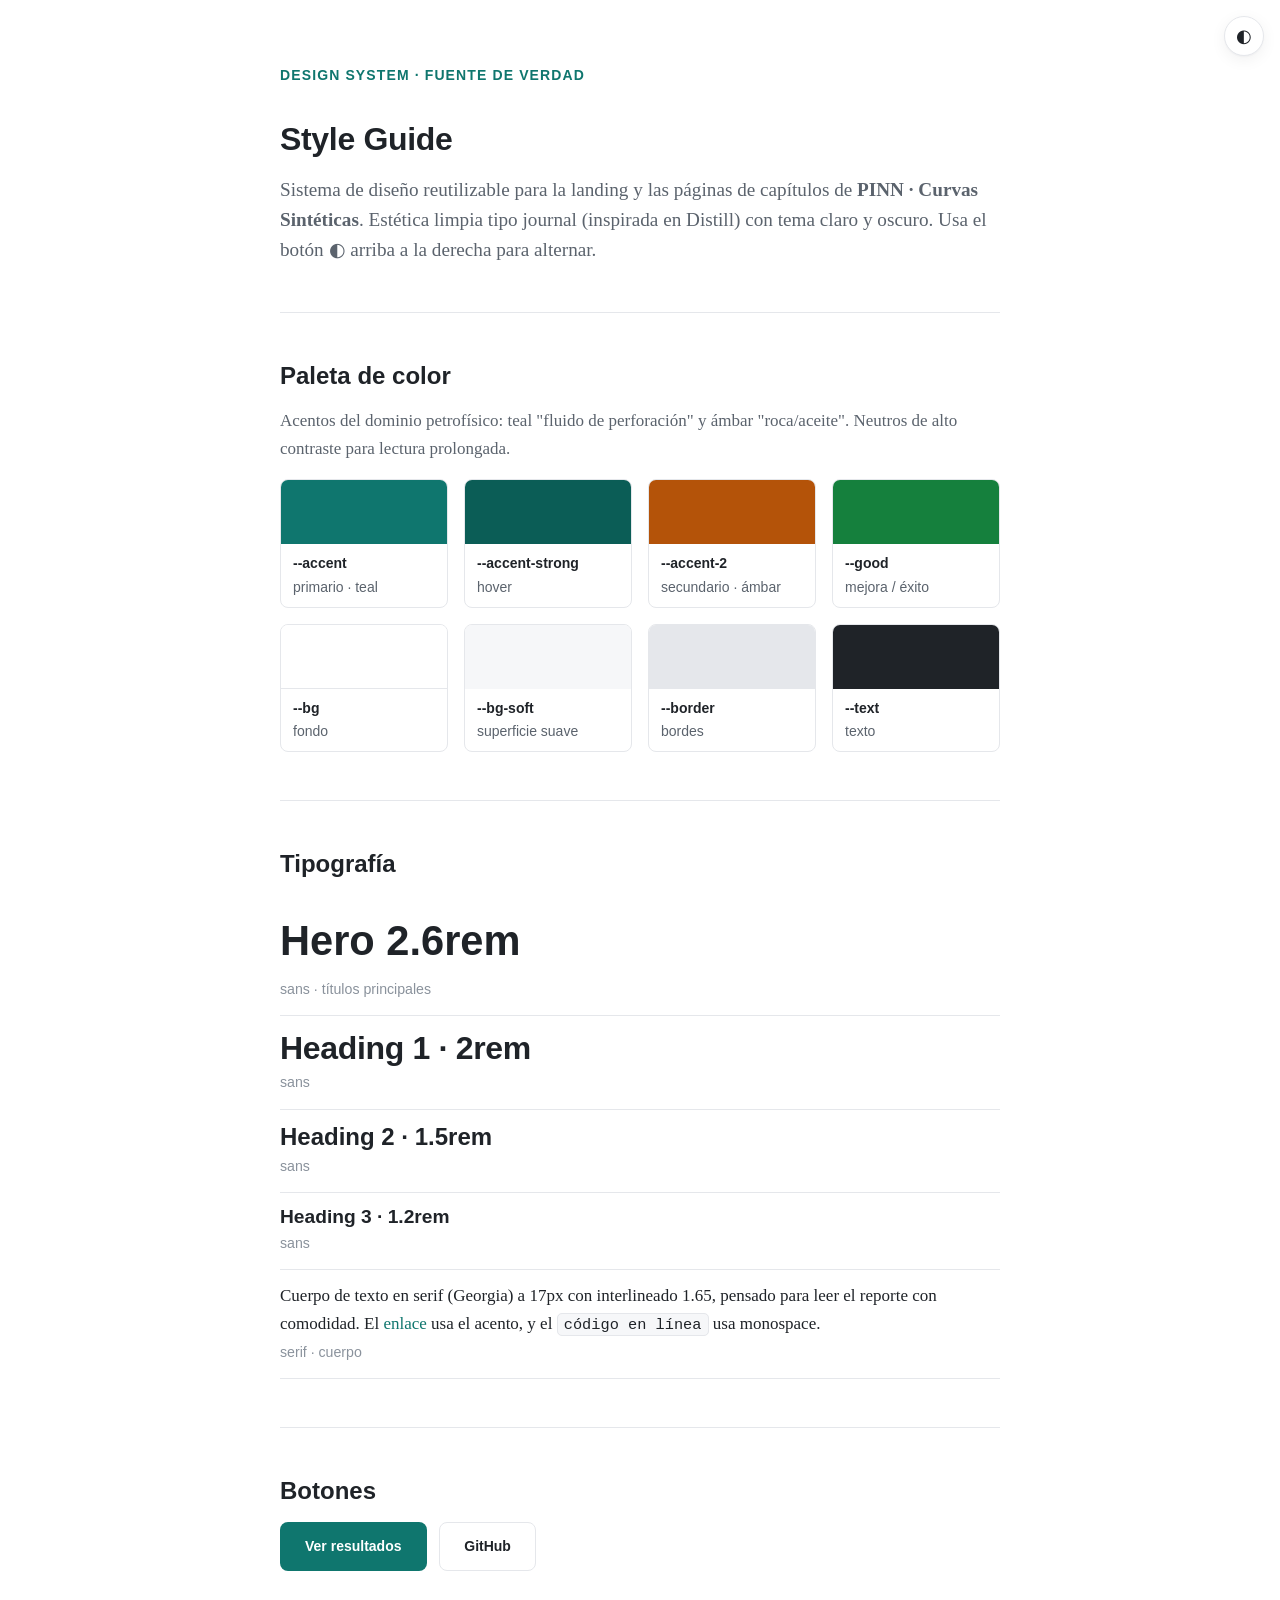
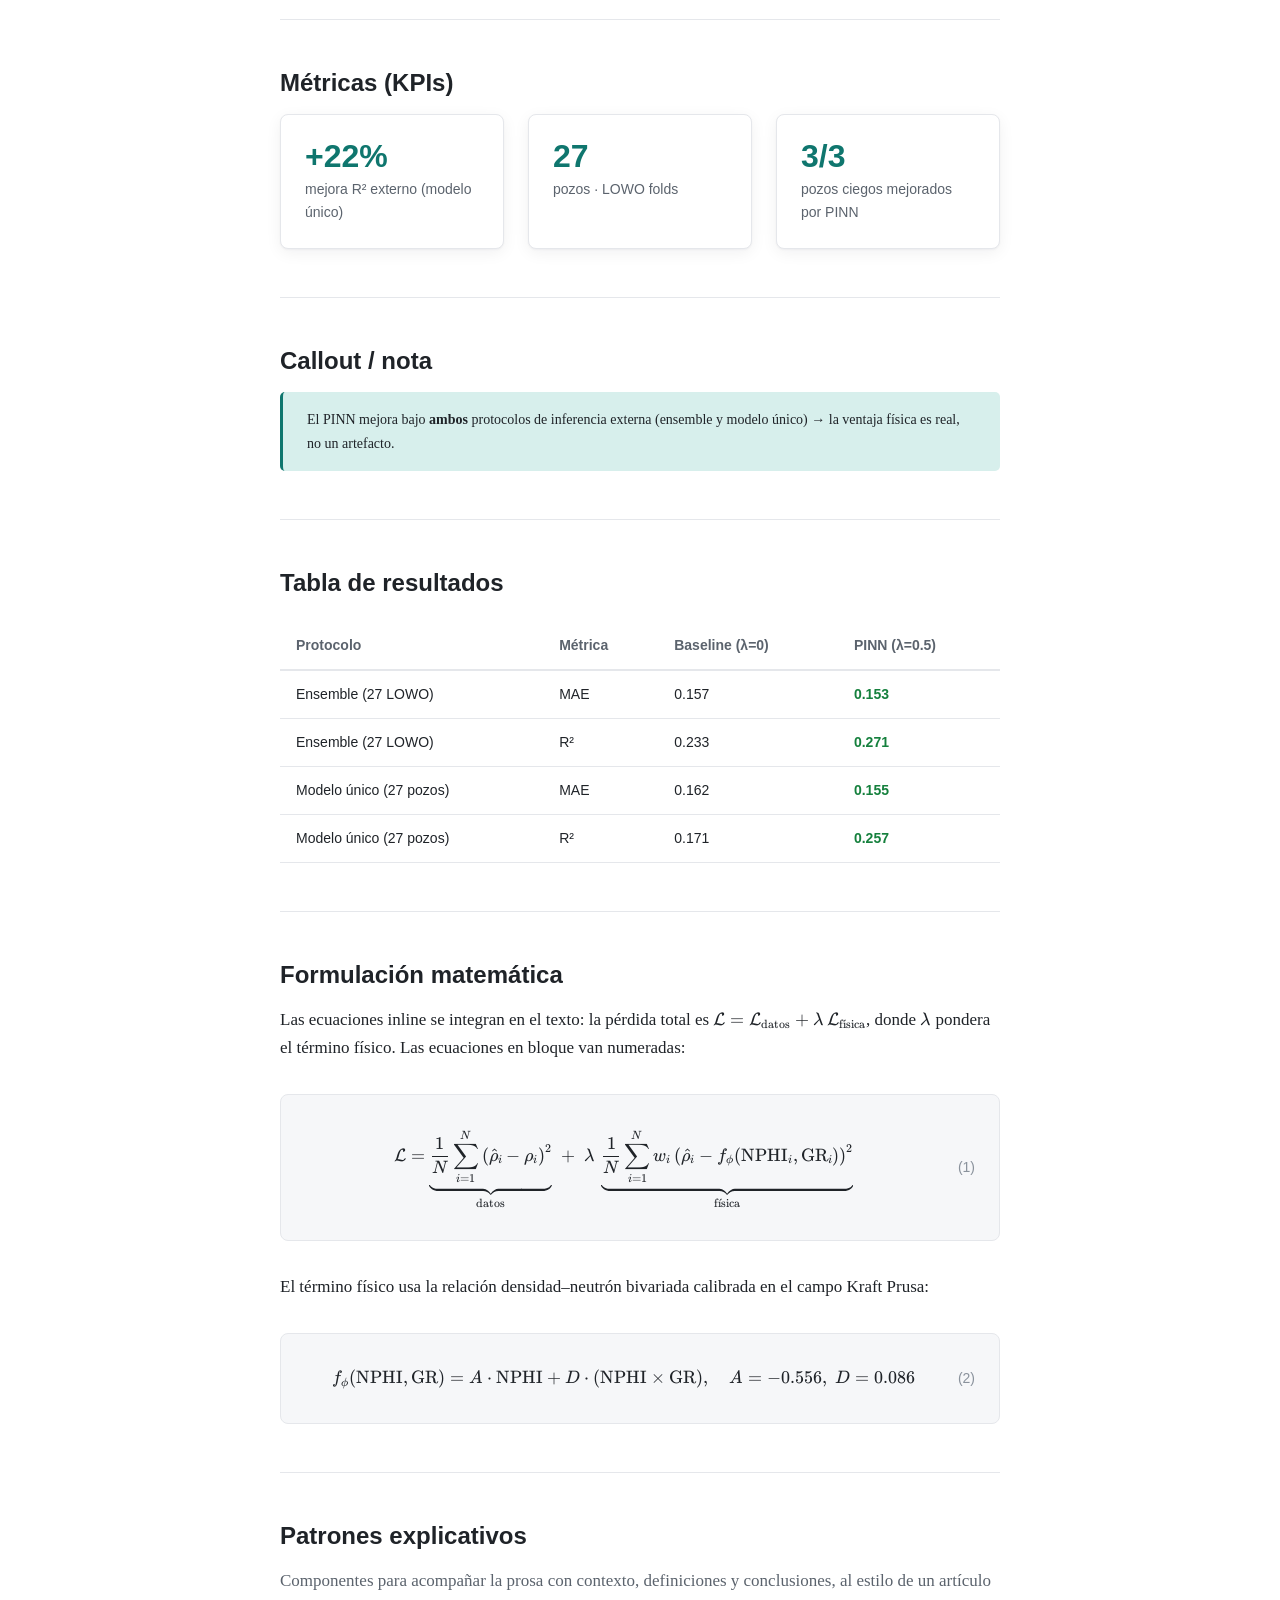
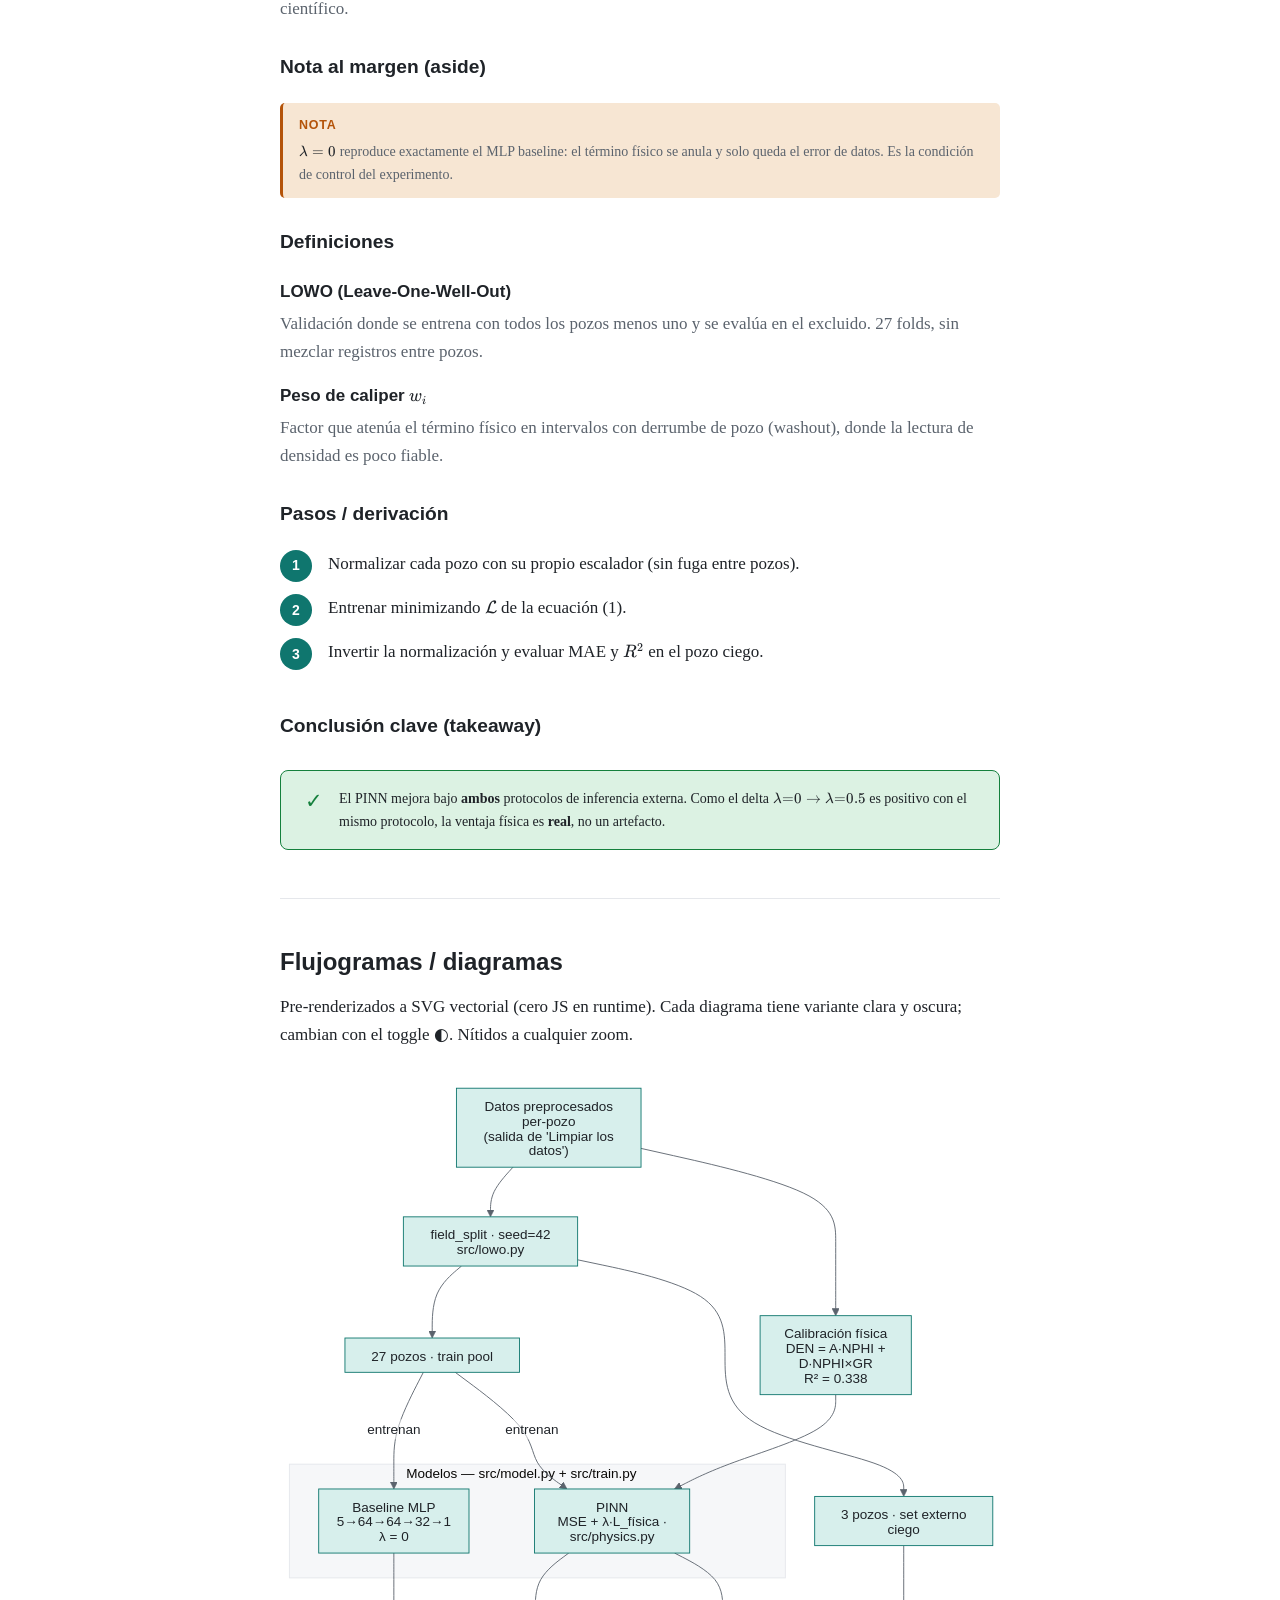
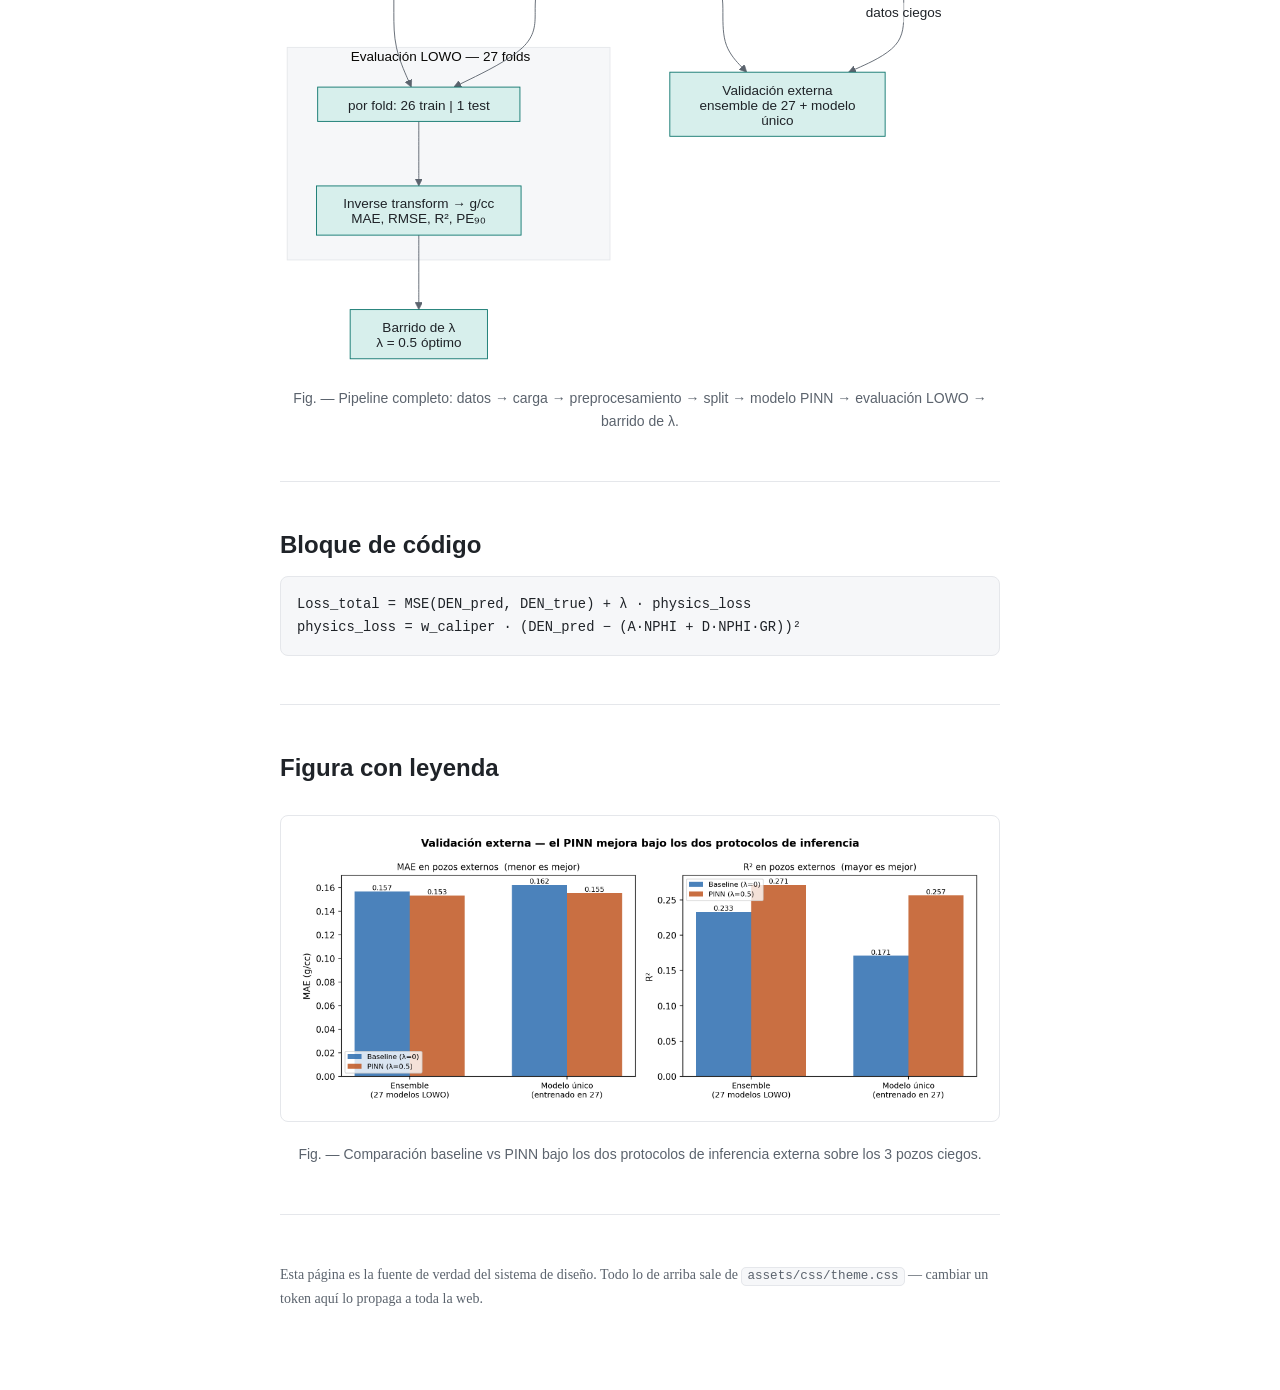
<file: docs/styleguide.html>
<!DOCTYPE html>
<html lang="es" data-theme="light">
<head>
  <meta charset="UTF-8">
  <meta name="viewport" content="width=device-width, initial-scale=1.0">
  <title>Style Guide · PINN Curvas Sintéticas</title>
  <link rel="stylesheet" href="assets/katex/katex.min.css">
  <link rel="stylesheet" href="assets/css/theme.css">
  <style>
    /* page-local helpers for the swatch grid */
    .swatches { display: grid; grid-template-columns: repeat(auto-fill, minmax(150px, 1fr)); gap: var(--sp-4); }
    .swatch { border: 1px solid var(--border); border-radius: var(--radius); overflow: hidden; font-family: var(--font-sans); font-size: var(--fs-small); }
    .swatch .chip { height: 64px; }
    .swatch .meta { padding: var(--sp-2) var(--sp-3); }
    .swatch .meta b { display: block; }
    .swatch .meta span { color: var(--text-muted); }
    .type-row { border-bottom: 1px solid var(--border); padding: var(--sp-3) 0; }
    .type-row small { font-family: var(--font-sans); color: var(--text-faint); }
  </style>
</head>
<body>
  <button class="theme-toggle" id="themeToggle" aria-label="Cambiar tema">◐</button>

  <div class="container section">
    <p class="eyebrow">Design System · fuente de verdad</p>
    <h1>Style Guide</h1>
    <p class="lead">Sistema de diseño reutilizable para la landing y las páginas de
      capítulos de <b>PINN · Curvas Sintéticas</b>. Estética limpia tipo journal
      (inspirada en Distill) con tema claro y oscuro. Usa el botón ◐ arriba a la
      derecha para alternar.</p>

    <hr>

    <!-- Colores -->
    <h2>Paleta de color</h2>
    <p class="muted">Acentos del dominio petrofísico: teal "fluido de perforación"
      y ámbar "roca/aceite". Neutros de alto contraste para lectura prolongada.</p>
    <div class="swatches">
      <div class="swatch"><div class="chip" style="background:var(--accent)"></div><div class="meta"><b>--accent</b><span>primario · teal</span></div></div>
      <div class="swatch"><div class="chip" style="background:var(--accent-strong)"></div><div class="meta"><b>--accent-strong</b><span>hover</span></div></div>
      <div class="swatch"><div class="chip" style="background:var(--accent-2)"></div><div class="meta"><b>--accent-2</b><span>secundario · ámbar</span></div></div>
      <div class="swatch"><div class="chip" style="background:var(--good)"></div><div class="meta"><b>--good</b><span>mejora / éxito</span></div></div>
      <div class="swatch"><div class="chip" style="background:var(--bg);border-bottom:1px solid var(--border)"></div><div class="meta"><b>--bg</b><span>fondo</span></div></div>
      <div class="swatch"><div class="chip" style="background:var(--bg-soft)"></div><div class="meta"><b>--bg-soft</b><span>superficie suave</span></div></div>
      <div class="swatch"><div class="chip" style="background:var(--border)"></div><div class="meta"><b>--border</b><span>bordes</span></div></div>
      <div class="swatch"><div class="chip" style="background:var(--text)"></div><div class="meta"><b>--text</b><span>texto</span></div></div>
    </div>

    <hr>

    <!-- Tipografía -->
    <h2>Tipografía</h2>
    <div class="type-row"><span style="font-size:var(--fs-hero);font-family:var(--font-sans);font-weight:650">Hero 2.6rem</span><br><small>sans · títulos principales</small></div>
    <div class="type-row"><h1 style="margin:0">Heading 1 · 2rem</h1><small>sans</small></div>
    <div class="type-row"><h2 style="margin:0">Heading 2 · 1.5rem</h2><small>sans</small></div>
    <div class="type-row"><h3 style="margin:0">Heading 3 · 1.2rem</h3><small>sans</small></div>
    <div class="type-row">
      <p style="margin:0">Cuerpo de texto en serif (Georgia) a 17px con interlineado 1.65,
        pensado para leer el reporte con comodidad. El <a href="#">enlace</a> usa el
        acento, y el <code>código en línea</code> usa monospace.</p>
      <small>serif · cuerpo</small>
    </div>

    <hr>

    <!-- Botones -->
    <h2>Botones</h2>
    <p>
      <a href="#" class="btn btn-primary">Ver resultados</a>
      &nbsp;
      <a href="#" class="btn btn-ghost">GitHub</a>
    </p>

    <hr>

    <!-- Stats / KPIs -->
    <h2>Métricas (KPIs)</h2>
    <div class="grid grid-3">
      <div class="card stat"><div class="value">+22%</div><div class="label">mejora R² externo (modelo único)</div></div>
      <div class="card stat"><div class="value">27</div><div class="label">pozos · LOWO folds</div></div>
      <div class="card stat"><div class="value">3/3</div><div class="label">pozos ciegos mejorados por PINN</div></div>
    </div>

    <hr>

    <!-- Callout -->
    <h2>Callout / nota</h2>
    <div class="callout">
      El PINN mejora bajo <b>ambos</b> protocolos de inferencia externa
      (ensemble y modelo único) → la ventaja física es real, no un artefacto.
    </div>

    <hr>

    <!-- Tabla -->
    <h2>Tabla de resultados</h2>
    <table>
      <thead>
        <tr><th>Protocolo</th><th>Métrica</th><th>Baseline (λ=0)</th><th>PINN (λ=0.5)</th></tr>
      </thead>
      <tbody>
        <tr><td>Ensemble (27 LOWO)</td><td>MAE</td><td>0.157</td><td class="good">0.153</td></tr>
        <tr><td>Ensemble (27 LOWO)</td><td>R²</td><td>0.233</td><td class="good">0.271</td></tr>
        <tr><td>Modelo único (27 pozos)</td><td>MAE</td><td>0.162</td><td class="good">0.155</td></tr>
        <tr><td>Modelo único (27 pozos)</td><td>R²</td><td>0.171</td><td class="good">0.257</td></tr>
      </tbody>
    </table>

    <hr>

    <!-- Matematicas -->
    <h2>Formulación matemática</h2>
    <p>Las ecuaciones inline se integran en el texto: la pérdida total es
      $\mathcal{L} = \mathcal{L}_{\text{datos}} + \lambda\,\mathcal{L}_{\text{física}}$,
      donde $\lambda$ pondera el término físico. Las ecuaciones en bloque van
      numeradas:</p>

    <div class="equation">
      <div class="eq-body">$$\mathcal{L} = \underbrace{\frac{1}{N}\sum_{i=1}^{N}\left(\hat{\rho}_i - \rho_i\right)^2}_{\text{datos}} \;+\; \lambda\,\underbrace{\frac{1}{N}\sum_{i=1}^{N} w_i\left(\hat{\rho}_i - f_\phi(\text{NPHI}_i, \text{GR}_i)\right)^2}_{\text{física}}$$</div>
      <span class="eq-number">(1)</span>
    </div>

    <p>El término físico usa la relación densidad–neutrón bivariada calibrada en
      el campo Kraft Prusa:</p>

    <div class="equation">
      <div class="eq-body">$$f_\phi(\text{NPHI}, \text{GR}) = A\cdot\text{NPHI} + D\cdot(\text{NPHI}\times\text{GR}), \quad A=-0.556,\; D=0.086$$</div>
      <span class="eq-number">(2)</span>
    </div>

    <hr>

    <!-- Patrones explicativos -->
    <h2>Patrones explicativos</h2>
    <p class="muted">Componentes para acompañar la prosa con contexto, definiciones
      y conclusiones, al estilo de un artículo científico.</p>

    <h3>Nota al margen (aside)</h3>
    <div class="aside">
      <span class="aside-label">Nota</span>
      $\lambda=0$ reproduce exactamente el MLP baseline: el término físico se anula
      y solo queda el error de datos. Es la condición de control del experimento.
    </div>

    <h3>Definiciones</h3>
    <dl class="definition">
      <dt>LOWO (Leave-One-Well-Out)</dt>
      <dd>Validación donde se entrena con todos los pozos menos uno y se evalúa en
        el excluido. 27 folds, sin mezclar registros entre pozos.</dd>
      <dt>Peso de caliper $w_i$</dt>
      <dd>Factor que atenúa el término físico en intervalos con derrumbe de pozo
        (washout), donde la lectura de densidad es poco fiable.</dd>
    </dl>

    <h3>Pasos / derivación</h3>
    <ol class="steps">
      <li>Normalizar cada pozo con su propio escalador (sin fuga entre pozos).</li>
      <li>Entrenar minimizando $\mathcal{L}$ de la ecuación (1).</li>
      <li>Invertir la normalización y evaluar MAE y $R^2$ en el pozo ciego.</li>
    </ol>

    <h3>Conclusión clave (takeaway)</h3>
    <div class="takeaway">
      <span class="icon">✓</span>
      <span class="body">El PINN mejora bajo <b>ambos</b> protocolos de inferencia
        externa. Como el delta $\lambda{=}0 \to \lambda{=}0.5$ es positivo con el
        mismo protocolo, la ventaja física es <b>real</b>, no un artefacto.</span>
    </div>

    <hr>

    <!-- Flujogramas -->
    <h2>Flujogramas / diagramas</h2>
    <p>Pre-renderizados a SVG vectorial (cero JS en runtime). Cada diagrama tiene
      variante clara y oscura; cambian con el toggle ◐. Nítidos a cualquier zoom.</p>
    <figure class="diagram">
      <img class="diagram-light" src="assets/diagrams/methodology_light.svg" alt="Pipeline de metodología completo">
      <img class="diagram-dark" src="assets/diagrams/methodology_dark.svg" alt="Pipeline de metodología completo">
      <figcaption>Fig. — Pipeline completo: datos → carga → preprocesamiento → split
        → modelo PINN → evaluación LOWO → barrido de λ.</figcaption>
    </figure>

    <hr>

    <!-- Code block -->
    <h2>Bloque de código</h2>
    <pre><code>Loss_total = MSE(DEN_pred, DEN_true) + λ · physics_loss
physics_loss = w_caliper · (DEN_pred − (A·NPHI + D·NPHI·GR))²</code></pre>

    <hr>

    <!-- Figura -->
    <h2>Figura con leyenda</h2>
    <figure>
      <img src="assets/figures/external_comparison.png" alt="Comparación de protocolos">
      <figcaption>Fig. — Comparación baseline vs PINN bajo los dos protocolos de
        inferencia externa sobre los 3 pozos ciegos.</figcaption>
    </figure>

    <hr>
    <p class="muted" style="font-size:var(--fs-small)">Esta página es la fuente de
      verdad del sistema de diseño. Todo lo de arriba sale de
      <code>assets/css/theme.css</code> — cambiar un token aquí lo propaga a toda la web.</p>
  </div>

  <script defer src="assets/katex/katex.min.js"></script>
  <script defer src="assets/katex/contrib/auto-render.min.js"></script>
  <script>
    // Render $...$ (inline) and $$...$$ (display) once KaTeX has loaded.
    window.addEventListener("DOMContentLoaded", function () {
      renderMathInElement(document.body, {
        delimiters: [
          { left: "$$", right: "$$", display: true },
          { left: "$", right: "$", display: false }
        ],
        throwOnError: false
      });
    });
  </script>
  <script>
    // Theme toggle: explicit choice persisted; defaults to OS preference.
    (function () {
      const root = document.documentElement;
      const saved = localStorage.getItem("theme");
      if (saved) root.setAttribute("data-theme", saved);
      document.getElementById("themeToggle").addEventListener("click", function () {
        const current = root.getAttribute("data-theme") === "dark" ? "light" : "dark";
        root.setAttribute("data-theme", current);
        localStorage.setItem("theme", current);
      });
    })();
  </script>
</body>
</html>
</file>
<file: docs/assets/css/theme.css>
/* ============================================================
   PINN · Curvas Sintéticas — Design System (source of truth)
   Clean "journal" aesthetic (Distill-inspired) with light + dark
   themes. No webfonts, no CDN: system + local font stacks only.
   Import this file from every page; toggle theme via
   <html data-theme="light|dark">. Defaults to OS preference.
   ============================================================ */

/* ----------------------------------------
   Step 1 — Design tokens (light theme = :root)
   ---------------------------------------- */
:root {
  /* Brand accents — petrophysics domain palette */
  --accent: #0f766e;            /* teal "drilling fluid" */
  --accent-strong: #0b5d56;
  --accent-soft: #d7efec;
  --accent-2: #b45309;          /* amber "rock / oil" */
  --accent-2-soft: #f7e6d3;

  /* Neutrals — surfaces and text */
  --bg: #ffffff;
  --bg-soft: #f6f7f9;
  --surface: #ffffff;
  --surface-alt: #f6f7f9;
  --border: #e5e7eb;
  --text: #1f2328;
  --text-muted: #5b636d;
  --text-faint: #8a929c;

  /* Semantic (status) */
  --good: #15803d;
  --good-soft: #dcf2e3;

  /* Typography */
  --font-serif: Georgia, Charter, "Times New Roman", serif;
  --font-sans: -apple-system, BlinkMacSystemFont, "Segoe UI", Roboto,
    Helvetica, Arial, sans-serif;
  --font-mono: "SF Mono", "Cascadia Code", "JetBrains Mono", Consolas,
    "Liberation Mono", monospace;

  --fs-hero: 2.6rem;
  --fs-h1: 2rem;
  --fs-h2: 1.5rem;
  --fs-h3: 1.2rem;
  --fs-body: 1.0625rem;   /* 17px */
  --fs-small: 0.875rem;
  --lh-body: 1.65;
  --lh-tight: 1.25;

  /* Layout */
  --content: 720px;       /* readable measure */
  --wide: 1100px;         /* wide figures / galleries */
  --radius: 8px;
  --radius-sm: 5px;

  /* Spacing scale */
  --sp-1: 0.25rem;
  --sp-2: 0.5rem;
  --sp-3: 0.75rem;
  --sp-4: 1rem;
  --sp-6: 1.5rem;
  --sp-8: 2rem;
  --sp-12: 3rem;
  --sp-16: 4rem;

  /* Elevation */
  --shadow: 0 1px 2px rgba(16, 24, 40, 0.04),
    0 4px 16px rgba(16, 24, 40, 0.06);
}

/* ----------------------------------------
   Step 2 — Dark theme overrides
   ---------------------------------------- */
:root[data-theme="dark"] {
  --accent: #2dd4bf;
  --accent-strong: #5eead4;
  --accent-soft: #133b38;
  --accent-2: #f59e0b;
  --accent-2-soft: #3a2c12;

  --bg: #0f1419;
  --bg-soft: #161c23;
  --surface: #161c23;
  --surface-alt: #1b232c;
  --border: #2a323c;
  --text: #e6edf3;
  --text-muted: #9aa4b0;
  --text-faint: #6b7682;

  --good: #4ade80;
  --good-soft: #14331f;

  --shadow: 0 1px 2px rgba(0, 0, 0, 0.3),
    0 4px 16px rgba(0, 0, 0, 0.4);
}

/* Follow OS preference when no explicit theme is set */
@media (prefers-color-scheme: dark) {
  :root:not([data-theme="light"]) {
    --accent: #2dd4bf;
    --accent-strong: #5eead4;
    --accent-soft: #133b38;
    --accent-2: #f59e0b;
    --accent-2-soft: #3a2c12;
    --bg: #0f1419;
    --bg-soft: #161c23;
    --surface: #161c23;
    --surface-alt: #1b232c;
    --border: #2a323c;
    --text: #e6edf3;
    --text-muted: #9aa4b0;
    --text-faint: #6b7682;
    --good: #4ade80;
    --good-soft: #14331f;
    --shadow: 0 1px 2px rgba(0, 0, 0, 0.3),
      0 4px 16px rgba(0, 0, 0, 0.4);
  }
}

/* ----------------------------------------
   Step 3 — Base elements
   ---------------------------------------- */
*,
*::before,
*::after {
  box-sizing: border-box;
}

html {
  scroll-behavior: smooth;
}

body {
  margin: 0;
  background: var(--bg);
  color: var(--text);
  font-family: var(--font-serif);
  font-size: var(--fs-body);
  line-height: var(--lh-body);
  -webkit-font-smoothing: antialiased;
  text-rendering: optimizeLegibility;
  transition: background 0.2s ease, color 0.2s ease;
}

h1, h2, h3, h4 {
  font-family: var(--font-sans);
  line-height: var(--lh-tight);
  color: var(--text);
  font-weight: 650;
  margin: var(--sp-8) 0 var(--sp-4);
}

h1 { font-size: var(--fs-h1); letter-spacing: -0.01em; }
h2 { font-size: var(--fs-h2); }
h3 { font-size: var(--fs-h3); }

p { margin: 0 0 var(--sp-4); }

a {
  color: var(--accent);
  text-decoration: none;
  border-bottom: 1px solid transparent;
  transition: border-color 0.15s ease, color 0.15s ease;
}
a:hover {
  border-bottom-color: var(--accent);
}

hr {
  border: none;
  border-top: 1px solid var(--border);
  margin: var(--sp-12) 0;
}

code, pre, kbd {
  font-family: var(--font-mono);
  font-size: 0.9em;
}

code {
  background: var(--bg-soft);
  border: 1px solid var(--border);
  border-radius: var(--radius-sm);
  padding: 0.1em 0.4em;
}

pre {
  background: var(--bg-soft);
  border: 1px solid var(--border);
  border-radius: var(--radius);
  padding: var(--sp-4);
  overflow-x: auto;
  line-height: 1.5;
}
pre code {
  background: none;
  border: none;
  padding: 0;
}

/* ----------------------------------------
   Step 4 — Layout helpers
   ---------------------------------------- */
.container {
  max-width: var(--content);
  margin: 0 auto;
  padding: 0 var(--sp-6);
}
.container-wide {
  max-width: var(--wide);
  margin: 0 auto;
  padding: 0 var(--sp-6);
}

.section {
  padding: var(--sp-16) 0;
}

.eyebrow {
  font-family: var(--font-sans);
  font-size: var(--fs-small);
  font-weight: 600;
  letter-spacing: 0.08em;
  text-transform: uppercase;
  color: var(--accent);
  margin: 0 0 var(--sp-2);
}

.lead {
  font-size: 1.2rem;
  color: var(--text-muted);
  line-height: 1.55;
}

.muted { color: var(--text-muted); }

/* ----------------------------------------
   Step 5 — Buttons
   ---------------------------------------- */
.btn {
  display: inline-block;
  font-family: var(--font-sans);
  font-size: var(--fs-small);
  font-weight: 600;
  padding: var(--sp-3) var(--sp-6);
  border-radius: var(--radius);
  border: 1px solid transparent;
  cursor: pointer;
  transition: all 0.15s ease;
}
.btn-primary {
  background: var(--accent);
  color: #ffffff;
}
.btn-primary:hover {
  background: var(--accent-strong);
  border-bottom-color: transparent;
}
.btn-ghost {
  background: transparent;
  color: var(--text);
  border-color: var(--border);
}
.btn-ghost:hover {
  border-color: var(--accent);
  color: var(--accent);
}

/* ----------------------------------------
   Step 6 — Cards, stats, callouts
   ---------------------------------------- */
.card {
  background: var(--surface);
  border: 1px solid var(--border);
  border-radius: var(--radius);
  padding: var(--sp-6);
  box-shadow: var(--shadow);
}

.grid {
  display: grid;
  gap: var(--sp-6);
}
.grid-2 { grid-template-columns: repeat(2, 1fr); }
.grid-3 { grid-template-columns: repeat(3, 1fr); }
@media (max-width: 720px) {
  .grid-2, .grid-3 { grid-template-columns: 1fr; }
}

.stat {
  font-family: var(--font-sans);
}
.stat .value {
  font-size: 2rem;
  font-weight: 700;
  color: var(--accent);
  line-height: 1.1;
}
.stat .label {
  font-size: var(--fs-small);
  color: var(--text-muted);
  margin-top: var(--sp-1);
}

.callout {
  background: var(--accent-soft);
  border-left: 3px solid var(--accent);
  border-radius: var(--radius-sm);
  padding: var(--sp-4) var(--sp-6);
  font-size: var(--fs-small);
}

/* ----------------------------------------
   Step 7 — Tables
   ---------------------------------------- */
table {
  width: 100%;
  border-collapse: collapse;
  font-family: var(--font-sans);
  font-size: var(--fs-small);
  margin: var(--sp-6) 0;
}
th, td {
  text-align: left;
  padding: var(--sp-3) var(--sp-4);
  border-bottom: 1px solid var(--border);
}
thead th {
  color: var(--text-muted);
  font-weight: 600;
  border-bottom: 2px solid var(--border);
}
tbody tr:hover {
  background: var(--bg-soft);
}
td.good { color: var(--good); font-weight: 600; }

/* ----------------------------------------
   Step 8 — Figures
   ---------------------------------------- */
figure {
  margin: var(--sp-8) 0;
}
figure img {
  width: 100%;
  height: auto;
  border: 1px solid var(--border);
  border-radius: var(--radius);
  background: #ffffff;
  padding: var(--sp-4);   /* white card frame: keeps plots readable in dark mode */
}
figcaption {
  font-family: var(--font-sans);
  font-size: var(--fs-small);
  color: var(--text-muted);
  margin-top: var(--sp-3);
  text-align: center;
}

/* ----------------------------------------
   Slider — one figure at a time (arrows + dots)
   ---------------------------------------- */
.slider {
  position: relative;
  margin: var(--sp-8) 0;
}
.slider-viewport { overflow: hidden; }
.slider-slide { display: none; margin: 0; }
.slider-slide.active { display: block; }
.slider-arrow {
  position: absolute;
  top: 45%;
  transform: translateY(-50%);
  width: 40px;
  height: 40px;
  border-radius: 50%;
  border: 1px solid var(--border);
  background: var(--bg);
  color: var(--text);
  font-size: 1.5rem;
  line-height: 1;
  cursor: pointer;
  display: flex;
  align-items: center;
  justify-content: center;
  box-shadow: var(--shadow);
  z-index: 2;
}
.slider-arrow:hover { border-color: var(--accent); color: var(--accent); }
.slider-arrow.prev { left: -8px; }
.slider-arrow.next { right: -8px; }
.slider-dots {
  display: flex;
  gap: var(--sp-2);
  justify-content: center;
  margin-top: var(--sp-3);
}
.slider-dot {
  width: 9px;
  height: 9px;
  padding: 0;
  border-radius: 50%;
  border: 1px solid var(--border);
  background: transparent;
  cursor: pointer;
}
.slider-dot.active { background: var(--accent); border-color: var(--accent); }

/* ----------------------------------------
   Step 9 — Theme toggle button
   ---------------------------------------- */
.theme-toggle {
  position: fixed;
  top: var(--sp-4);
  right: var(--sp-4);
  z-index: 50;
  width: 40px;
  height: 40px;
  border-radius: 50%;
  border: 1px solid var(--border);
  background: var(--surface);
  color: var(--text);
  cursor: pointer;
  font-size: 1.1rem;
  display: grid;
  place-items: center;
  box-shadow: var(--shadow);
  transition: border-color 0.15s ease;
}
.theme-toggle:hover { border-color: var(--accent); }

/* ----------------------------------------
   Step 10 — Math (KaTeX) and explanatory patterns
   ---------------------------------------- */

/* Display equation with right-aligned number */
.equation {
  display: flex;
  align-items: center;
  justify-content: center;
  gap: var(--sp-4);
  margin: var(--sp-8) 0;
  padding: var(--sp-4) var(--sp-6);
  background: var(--bg-soft);
  border: 1px solid var(--border);
  border-radius: var(--radius);
  overflow-x: auto;
}
.equation .eq-body { flex: 1; text-align: center; }
.eq-number {
  font-family: var(--font-sans);
  font-size: var(--fs-small);
  color: var(--text-faint);
  white-space: nowrap;
}

/* Keep KaTeX in sync with the active theme */
.katex { color: var(--text); font-size: 1.05em; }

/* Aside / margin note — secondary commentary next to the prose */
.aside {
  border-left: 3px solid var(--accent-2);
  background: var(--accent-2-soft);
  border-radius: var(--radius-sm);
  padding: var(--sp-3) var(--sp-4);
  font-size: var(--fs-small);
  color: var(--text-muted);
  margin: var(--sp-6) 0;
}
.aside .aside-label {
  display: block;
  font-family: var(--font-sans);
  font-weight: 600;
  font-size: 0.78rem;
  letter-spacing: 0.06em;
  text-transform: uppercase;
  color: var(--accent-2);
  margin-bottom: var(--sp-1);
}

/* Definition list — term + meaning */
.definition {
  margin: var(--sp-6) 0;
}
.definition dt {
  font-family: var(--font-sans);
  font-weight: 650;
  color: var(--text);
}
.definition dd {
  margin: var(--sp-1) 0 var(--sp-4);
  color: var(--text-muted);
}

/* Numbered steps — for derivations / pipelines */
.steps {
  list-style: none;
  counter-reset: step;
  padding: 0;
  margin: var(--sp-6) 0;
}
.steps li {
  counter-increment: step;
  position: relative;
  padding: 0 0 var(--sp-4) var(--sp-12);
  min-height: var(--sp-8);
}
.steps li::before {
  content: counter(step);
  position: absolute;
  left: 0;
  top: 0;
  width: 2rem;
  height: 2rem;
  border-radius: 50%;
  background: var(--accent);
  color: #ffffff;
  font-family: var(--font-sans);
  font-weight: 700;
  font-size: var(--fs-small);
  display: grid;
  place-items: center;
}

/* Key takeaway — the one-line conclusion of a section */
.takeaway {
  display: flex;
  gap: var(--sp-4);
  align-items: flex-start;
  background: var(--good-soft);
  border: 1px solid var(--good);
  border-radius: var(--radius);
  padding: var(--sp-4) var(--sp-6);
  margin: var(--sp-8) 0;
}
.takeaway .icon { color: var(--good); font-size: 1.3rem; line-height: 1.3; }
.takeaway .body { font-size: var(--fs-small); }
.takeaway b { color: var(--text); }

/* ----------------------------------------
   Step 11 — Diagrams (pre-rendered SVG, theme-swapped)
   ---------------------------------------- */
.diagram {
  margin: var(--sp-8) 0;
  text-align: center;
  overflow-x: auto;       /* very wide diagrams scroll instead of shrinking */
}
.diagram img {
  width: auto;            /* natural size → identical font size across diagrams */
  max-width: 100%;
  height: auto;
  border: none;          /* override figure img white box */
  background: transparent;
  border-radius: 0;
  padding: 0;            /* override figure img card padding */
}
/* Show the variant matching the active theme */
.diagram .diagram-dark { display: none; }
:root[data-theme="dark"] .diagram .diagram-light { display: none; }
:root[data-theme="dark"] .diagram .diagram-dark { display: inline; }
@media (prefers-color-scheme: dark) {
  :root:not([data-theme="light"]) .diagram .diagram-light { display: none; }
  :root:not([data-theme="light"]) .diagram .diagram-dark { display: inline; }
}

/* ----------------------------------------
   Step 12 — Sticky top nav
   ---------------------------------------- */
.topnav {
  position: sticky;
  top: 0;
  z-index: 40;
  background: var(--bg);
  border-bottom: 1px solid var(--border);
}
.topnav .inner {
  max-width: var(--wide);
  margin: 0 auto;
  padding: var(--sp-3) var(--sp-6);
  display: flex;
  align-items: center;
  gap: var(--sp-6);
}
.topnav .brand {
  font-family: var(--font-sans);
  font-weight: 700;
  color: var(--text);
  white-space: nowrap;
}
.topnav nav {
  display: flex;
  gap: var(--sp-4);
  flex-wrap: wrap;
  font-family: var(--font-sans);
  font-size: var(--fs-small);
}
.topnav nav a {
  color: var(--text-muted);
  border-bottom: none;
}
.topnav nav a:hover { color: var(--accent); }
.topnav .spacer { flex: 1; }

/* Tab links: switch between the report and the decision log */
.topnav .tabs { display: flex; gap: var(--sp-2); }
.topnav .tabs .tab {
  padding: var(--sp-2) var(--sp-3);
  font-weight: 600;
  color: var(--text-muted);
  border-bottom: 2px solid transparent;
}
.topnav .tabs .tab:hover { color: var(--accent); }
.topnav .tabs .tab.active {
  color: var(--text);
  border-bottom-color: var(--accent);
}
@media (max-width: 640px) {
  .topnav .inner { flex-wrap: wrap; gap: var(--sp-3); }
}

/* ----------------------------------------
   Step 13 — Article layout with right margin
   ---------------------------------------- */
.row {
  display: grid;
  grid-template-columns: minmax(0, var(--content)) 300px;
  gap: var(--sp-8);
  justify-content: center;
  align-items: start;
  padding: var(--sp-8) var(--sp-6);
  margin: 0 auto;
}
.row + .row { border-top: 1px solid var(--border); }
.col-main { min-width: 0; }
.col-margin {
  padding-top: var(--sp-8);   /* drop notes below the section heading */
}
/* Collapse the margin on narrow screens: notes flow under the prose */
@media (max-width: 1000px) {
  .row { grid-template-columns: minmax(0, var(--content)); }
  .col-margin { padding-top: 0; }
}

/* ----------------------------------------
   Step 14 — Collapsible design-decision cards
   ---------------------------------------- */
details.decision {
  border-left: 3px solid var(--accent-2);
  background: var(--accent-2-soft);
  border-radius: var(--radius-sm);
  margin: 0 0 var(--sp-4);
  overflow: hidden;
}
details.decision > summary {
  cursor: pointer;
  list-style: none;
  padding: var(--sp-3) var(--sp-4);
  font-family: var(--font-sans);
  font-size: var(--fs-small);
  font-weight: 600;
  color: var(--accent-2);
  display: flex;
  gap: var(--sp-2);
  align-items: baseline;
}
details.decision > summary::-webkit-details-marker { display: none; }
details.decision > summary::before {
  content: "\2691";          /* ⚑ flag */
  flex: none;
}
details.decision > summary::after {
  content: "+";
  margin-left: auto;
  font-weight: 700;
  color: var(--accent-2);
}
details.decision[open] > summary::after { content: "\2212"; } /* − */
details.decision .body {
  padding: 0 var(--sp-4) var(--sp-4);
  font-size: var(--fs-small);
  color: var(--text-muted);
}
details.decision .body p { margin: 0 0 var(--sp-2); }
details.decision .body b { color: var(--text); font-family: var(--font-sans); }
details.decision .body .meta {
  font-family: var(--font-mono);
  font-size: 0.75rem;
  color: var(--text-faint);
}

/* Decision log accordion (final exhaustive registry) */
.phase-block { margin: var(--sp-8) 0; }
.phase-block > h3 {
  display: flex;
  align-items: baseline;
  gap: var(--sp-3);
  padding-bottom: var(--sp-2);
  border-bottom: 2px solid var(--border);
}
.phase-block > h3 .tag {
  font-family: var(--font-mono);
  font-size: var(--fs-small);
  color: var(--accent);
  font-weight: 400;
}

/* ----------------------------------------
   Step 15 — Collapsible left sidebar (table of contents)
   ---------------------------------------- */
:root { --sidebar-w: 240px; }

/* Content shell: pushed right by the sidebar; reclaims the space when collapsed */
.shell { margin-left: var(--sidebar-w); transition: margin-left 0.2s ease; }
:root.sidebar-collapsed .shell { margin-left: 0; }

.sidebar {
  position: fixed;
  top: 0;
  left: 0;
  bottom: 0;
  width: var(--sidebar-w);
  z-index: 60;
  background: var(--bg-soft);
  border-right: 1px solid var(--border);
  overflow-y: auto;
  padding: var(--sp-6) var(--sp-4);
  transition: transform 0.2s ease;
}
:root.sidebar-collapsed .sidebar { transform: translateX(-100%); }
.sidebar .sidebar-title {
  font-family: var(--font-sans);
  font-size: 0.72rem;
  letter-spacing: 0.07em;
  text-transform: uppercase;
  color: var(--text-faint);
  margin: 0 0 var(--sp-3);
}
.sidebar nav {
  display: flex;
  flex-direction: column;
  gap: 1px;
  font-family: var(--font-sans);
  font-size: var(--fs-small);
}
.sidebar nav a {
  color: var(--text-muted);
  padding: var(--sp-2);
  border-radius: var(--radius-sm);
  border-bottom: none;
  border-left: 2px solid transparent;
}
.sidebar nav a:hover { color: var(--accent); background: var(--surface); }
.sidebar nav a.active {
  color: var(--accent);
  font-weight: 600;
  border-left-color: var(--accent);
  background: var(--surface);
}

/* Toggle button in the top nav */
.nav-toggle {
  flex: none;
  width: 34px;
  height: 34px;
  border: 1px solid var(--border);
  border-radius: var(--radius-sm);
  background: var(--surface);
  color: var(--text);
  cursor: pointer;
  font-size: 1rem;
  line-height: 1;
}
.nav-toggle:hover { border-color: var(--accent); color: var(--accent); }

/* Language toggle (ES/EN) */
.lang-toggle {
  flex: none;
  display: inline-flex;
  align-items: center;
  justify-content: center;
  height: 34px;
  padding: 0 var(--sp-3);
  border: 1px solid var(--border);
  border-radius: var(--radius-sm);
  background: var(--surface);
  color: var(--text);
  cursor: pointer;
  font-family: var(--font-sans);
  font-size: var(--fs-small);
  font-weight: 600;
  line-height: 1;
}
.lang-toggle:hover { border-color: var(--accent); color: var(--accent); }

/* On small screens the sidebar is an overlay; the shell never reserves space */
@media (max-width: 900px) {
  .shell { margin-left: 0; }
  .sidebar { box-shadow: var(--shadow); }
}
</file>
